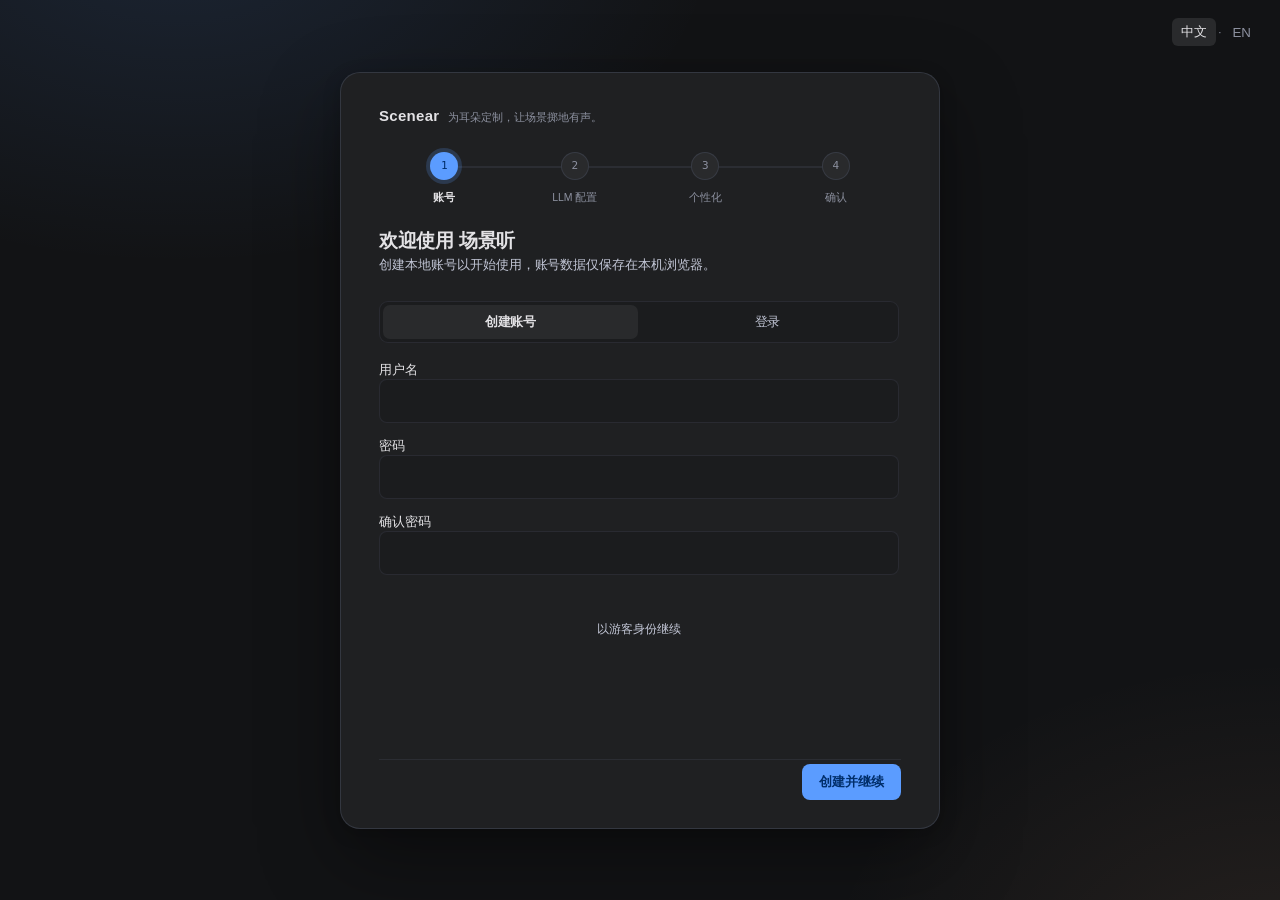
<file: frontend/index.html>
<!DOCTYPE html>
<html lang="en" data-theme="dark">
<head>
<meta charset="utf-8"/>
<meta name="viewport" content="width=device-width, initial-scale=1.0"/>
<title>Scenear — 场景听</title>
<link rel="icon" href="data:image/svg+xml,%3Csvg xmlns='http://www.w3.org/2000/svg' viewBox='0 0 32 32'%3E%3Crect width='32' height='32' rx='7' fill='%23121315'/%3E%3Crect x='6' y='14' width='3' height='7' rx='1.5' fill='%23adc6ff'/%3E%3Crect x='12' y='10' width='3' height='12' rx='1.5' fill='%23adc6ff'/%3E%3Crect x='18' y='7' width='3' height='16' rx='1.5' fill='%23adc6ff'/%3E%3Crect x='24' y='13' width='3' height='9' rx='1.5' fill='%23adc6ff'/%3E%3C/svg%3E"/>
<link rel="preconnect" href="https://miaoda.feishu.cn"/>
<link href="https://miaoda.feishu.cn/fonts/css2?family=Geist:wght@400;500;600&family=JetBrains+Mono:wght@400;500&display=swap" rel="stylesheet"/>
<link rel="stylesheet" href="css/tokens.css"/>
<link rel="stylesheet" href="css/base.css"/>
<link rel="stylesheet" href="css/components.css"/>
<body>
<!-- ===================== ICON SPRITE ===================== -->
<svg xmlns="http://www.w3.org/2000/svg" style="display:none">
  <symbol id="i-play" viewBox="0 0 24 24"><path d="M7.2 4.6v14.8a.55.55 0 0 0 .84.47l11.3-7.4a.55.55 0 0 0 0-.94L8.04 4.13a.55.55 0 0 0-.84.47Z" fill="currentColor" stroke="none"/></symbol>
  <symbol id="i-pause" viewBox="0 0 24 24"><rect x="6.4" y="4.6" width="3.7" height="14.8" rx="1.1" fill="currentColor" stroke="none"/><rect x="13.9" y="4.6" width="3.7" height="14.8" rx="1.1" fill="currentColor" stroke="none"/></symbol>
  <symbol id="i-skip-back" viewBox="0 0 24 24"><polygon points="19.2 19.6 9.6 12 19.2 4.4 19.2 19.6" fill="currentColor" stroke="none"/><rect x="4.8" y="4.4" width="2.4" height="15.2" rx="1" fill="currentColor" stroke="none"/></symbol>
  <symbol id="i-skip-forward" viewBox="0 0 24 24"><polygon points="4.8 19.6 14.4 12 4.8 4.4 4.8 19.6" fill="currentColor" stroke="none"/><rect x="16.8" y="4.4" width="2.4" height="15.2" rx="1" fill="currentColor" stroke="none"/></symbol>
  <symbol id="i-repeat" viewBox="0 0 24 24" fill="none" stroke="currentColor" stroke-width="1.8" stroke-linecap="round" stroke-linejoin="round"><polyline points="17 2 21 6 17 10"/><path d="M3 11V9a4 4 0 0 1 4-4h14"/><polyline points="7 22 3 18 7 14"/><path d="M21 13v2a4 4 0 0 1-4 4H3"/></symbol>
  <symbol id="i-replay" viewBox="0 0 24 24" fill="none" stroke="currentColor" stroke-width="1.8" stroke-linecap="round" stroke-linejoin="round"><polyline points="1 4 1 10 7 10"/><path d="M3.51 15a9 9 0 1 0 2.13-9.36L1 10"/></symbol>
  <symbol id="i-back10" viewBox="0 0 24 24" fill="none" stroke="currentColor" stroke-width="2" stroke-linecap="round" stroke-linejoin="round"><polyline points="1 4 1 10 7 10"/><path d="M3.51 15a9 9 0 1 0 2.13-9.36L1 10"/></symbol>
  <symbol id="i-fwd10" viewBox="0 0 24 24" fill="none" stroke="currentColor" stroke-width="2" stroke-linecap="round" stroke-linejoin="round"><polyline points="23 4 23 10 17 10"/><path d="M20.49 15a9 9 0 1 1-2.12-9.36L23 10"/></symbol>
  <symbol id="i-search" viewBox="0 0 24 24" fill="none" stroke="currentColor" stroke-width="1.8" stroke-linecap="round" stroke-linejoin="round"><circle cx="11" cy="11" r="7"/><line x1="20.5" y1="20.5" x2="16.2" y2="16.2"/></symbol>
  <symbol id="i-settings" viewBox="0 0 24 24" fill="none" stroke="currentColor" stroke-width="1.7" stroke-linecap="round" stroke-linejoin="round"><circle cx="12" cy="12" r="3.2"/><path d="M19.4 15a1.65 1.65 0 0 0 .33 1.82l.06.06a2 2 0 0 1 0 2.83 2 2 0 0 1-2.83 0l-.06-.06a1.65 1.65 0 0 0-1.82-.33 1.65 1.65 0 0 0-1 1.51V21a2 2 0 0 1-2 2 2 2 0 0 1-2-2v-.09A1.65 1.65 0 0 0 9 19.4a1.65 1.65 0 0 0-1.82.33l-.06.06a2 2 0 0 1-2.83 0 2 2 0 0 1 0-2.83l.06-.06a1.65 1.65 0 0 0 .33-1.82 1.65 1.65 0 0 0-1.51-1H3a2 2 0 0 1-2-2 2 2 0 0 1 2-2h.09A1.65 1.65 0 0 0 4.6 9a1.65 1.65 0 0 0-.33-1.82l-.06-.06a2 2 0 0 1 0-2.83 2 2 0 0 1 2.83 0l.06.06a1.65 1.65 0 0 0 1.82.33H9a1.65 1.65 0 0 0 1-1.51V3a2 2 0 0 1 2-2 2 2 0 0 1 2 2v.09a1.65 1.65 0 0 0 1 1.51 1.65 1.65 0 0 0 1.82-.33l.06-.06a2 2 0 0 1 2.83 0 2 2 0 0 1 0 2.83l-.06.06a1.65 1.65 0 0 0-.33 1.82V9a1.65 1.65 0 0 0 1.51 1H21a2 2 0 0 1 2 2 2 2 0 0 1-2 2h-.09a1.65 1.65 0 0 0-1.51 1Z"/></symbol>
  <symbol id="i-refresh" viewBox="0 0 24 24" fill="none" stroke="currentColor" stroke-width="1.8" stroke-linecap="round" stroke-linejoin="round"><polyline points="23 4 23 10 17 10"/><path d="M20.49 15a9 9 0 1 1-2.12-9.36L23 10"/></symbol>
  <symbol id="i-download" viewBox="0 0 24 24" fill="none" stroke="currentColor" stroke-width="1.8" stroke-linecap="round" stroke-linejoin="round"><path d="M21 15v4a2 2 0 0 1-2 2H5a2 2 0 0 1-2-2v-4"/><polyline points="7 10 12 15 17 10"/><line x1="12" y1="15" x2="12" y2="3"/></symbol>
  <symbol id="i-bookmark" viewBox="0 0 24 24" fill="none" stroke="currentColor" stroke-width="1.8" stroke-linecap="round" stroke-linejoin="round"><path d="M19 21l-7-5-7 5V5a2 2 0 0 1 2-2h10a2 2 0 0 1 2 2z"/></symbol>
  <symbol id="i-bookmark-fill" viewBox="0 0 24 24" fill="currentColor" stroke="none"><path d="M19 21l-7-5-7 5V5a2 2 0 0 1 2-2h10a2 2 0 0 1 2 2z"/></symbol>
  <symbol id="i-queue" viewBox="0 0 24 24" fill="none" stroke="currentColor" stroke-width="1.8" stroke-linecap="round" stroke-linejoin="round"><path d="M8 6h13M8 12h13M8 18h13"/><path d="M3 6h.01M3 12h.01M3 18h.01"/></symbol>
  <symbol id="i-minus" viewBox="0 0 24 24" fill="none" stroke="currentColor" stroke-width="1.8" stroke-linecap="round"><path d="M5 12h14"/></symbol>
  <symbol id="i-menu" viewBox="0 0 24 24" fill="none" stroke="currentColor" stroke-width="1.8" stroke-linecap="round" stroke-linejoin="round"><line x1="3" y1="6" x2="21" y2="6"/><line x1="3" y1="12" x2="21" y2="12"/><line x1="3" y1="18" x2="21" y2="18"/></symbol>
  <symbol id="i-clock" viewBox="0 0 24 24" fill="none" stroke="currentColor" stroke-width="1.8" stroke-linecap="round" stroke-linejoin="round"><circle cx="12" cy="12" r="9"/><polyline points="12 7 12 12 15.5 14"/></symbol>
  <symbol id="i-bookmark-plus" viewBox="0 0 24 24" fill="none" stroke="currentColor" stroke-width="1.8" stroke-linecap="round" stroke-linejoin="round"><path d="M19 21l-7-5-7 5V5a2 2 0 0 1 2-2h10a2 2 0 0 1 2 2z"/><line x1="12" y1="7" x2="12" y2="13"/><line x1="9" y1="10" x2="15" y2="10"/></symbol>
  <symbol id="i-folder" viewBox="0 0 24 24" fill="none" stroke="currentColor" stroke-width="1.8" stroke-linecap="round" stroke-linejoin="round"><path d="M22 19a2 2 0 0 1-2 2H4a2 2 0 0 1-2-2V5a2 2 0 0 1 2-2h5l2 3h9a2 2 0 0 1 2 2z"/></symbol>
  <symbol id="i-folder-open" viewBox="0 0 24 24" fill="none" stroke="currentColor" stroke-width="1.8" stroke-linecap="round" stroke-linejoin="round"><path d="M6 14l1.45-2.9A2 2 0 0 1 9.24 10H20a2 2 0 0 1 1.94 2.5l-1.55 6a2 2 0 0 1-1.94 1.5H4a2 2 0 0 1-2-2V5c0-1.1.9-2 2-2h3.93a2 2 0 0 1 1.66.9l.82 1.2a2 2 0 0 0 1.66.9H18a2 2 0 0 1 2 2v2"/></symbol>
  <symbol id="i-star" viewBox="0 0 24 24"><polygon points="12 2.8 14.9 8.9 21.6 9.8 16.8 14.4 18 21 12 17.7 6 21 7.2 14.4 2.4 9.8 9.1 8.9 12 2.8" fill="currentColor" stroke="none"/></symbol>
  <symbol id="i-plus" viewBox="0 0 24 24" fill="none" stroke="currentColor" stroke-width="1.8" stroke-linecap="round" stroke-linejoin="round"><line x1="12" y1="5" x2="12" y2="19"/><line x1="5" y1="12" x2="19" y2="12"/></symbol>
  <symbol id="i-chevron-down" viewBox="0 0 24 24" fill="none" stroke="currentColor" stroke-width="1.8" stroke-linecap="round" stroke-linejoin="round"><polyline points="6 9 12 15 18 9"/></symbol>
  <symbol id="i-chevron-right" viewBox="0 0 24 24" fill="none" stroke="currentColor" stroke-width="1.8" stroke-linecap="round" stroke-linejoin="round"><polyline points="9 18 15 12 9 6"/></symbol>
  <symbol id="i-chevron-left" viewBox="0 0 24 24" fill="none" stroke="currentColor" stroke-width="1.8" stroke-linecap="round" stroke-linejoin="round"><polyline points="15 18 9 12 15 6"/></symbol>
  <symbol id="i-pencil" viewBox="0 0 24 24" fill="none" stroke="currentColor" stroke-width="1.8" stroke-linecap="round" stroke-linejoin="round"><path d="M17 3a2.85 2.83 0 1 1 4 4L7.5 20.5 2 22l1.5-5.5Z"/><path d="M15 5l4 4"/></symbol>
  <symbol id="i-close" viewBox="0 0 24 24" fill="none" stroke="currentColor" stroke-width="1.8" stroke-linecap="round" stroke-linejoin="round"><line x1="18" y1="6" x2="6" y2="18"/><line x1="6" y1="6" x2="18" y2="18"/></symbol>
  <symbol id="i-terminal" viewBox="0 0 24 24" fill="none" stroke="currentColor" stroke-width="1.8" stroke-linecap="round" stroke-linejoin="round"><polyline points="4 17 10 11 4 5"/><line x1="12" y1="19" x2="20" y2="19"/></symbol>
  <symbol id="i-bolt" viewBox="0 0 24 24"><polygon points="13 2 3 14 12 14 11 22 21 10 12 10 13 2" fill="currentColor" stroke="none"/></symbol>
  <symbol id="i-sliders" viewBox="0 0 24 24" fill="none" stroke="currentColor" stroke-width="1.6" stroke-linecap="round"><path d="M4.5 8h15M4.5 16h15"/><circle cx="9" cy="8" r="2.6" fill="var(--surface-low,#141922)"/><circle cx="15" cy="16" r="2.6" fill="var(--surface-low,#141922)"/></symbol>
  <symbol id="i-volume" viewBox="0 0 24 24" fill="none" stroke="currentColor" stroke-width="1.8" stroke-linecap="round" stroke-linejoin="round"><polygon points="11 5 6 9 2 9 2 15 6 15 11 19 11 5" fill="currentColor" stroke="none"/><path d="M15.54 8.46a5 5 0 0 1 0 7.07"/></symbol>
  <symbol id="i-subtitles" viewBox="0 0 24 24" fill="none" stroke="currentColor" stroke-width="1.8" stroke-linecap="round" stroke-linejoin="round"><rect x="3" y="5" width="18" height="14" rx="2"/><line x1="7" y1="12" x2="10" y2="12"/><line x1="13" y1="12" x2="17" y2="12"/><line x1="7" y1="16" x2="12" y2="16"/><line x1="15" y1="16" x2="17" y2="16"/></symbol>
  <symbol id="i-panel-right" viewBox="0 0 24 24" fill="none" stroke="currentColor" stroke-width="1.8" stroke-linecap="round" stroke-linejoin="round"><rect x="3" y="4" width="18" height="16" rx="2"/><line x1="15" y1="4" x2="15" y2="20"/></symbol>
  <symbol id="i-translate" viewBox="0 0 24 24" fill="none" stroke="currentColor" stroke-width="1.8" stroke-linecap="round" stroke-linejoin="round"><path d="m5 8 6 6"/><path d="m4 14 6-6 2-3"/><path d="M2 5h12"/><path d="M7 2h1"/><path d="m22 22-5-10-5 10"/><path d="M14 18h6"/></symbol>
  <symbol id="i-check-circle" viewBox="0 0 24 24" fill="none" stroke="currentColor" stroke-width="1.8" stroke-linecap="round" stroke-linejoin="round"><path d="M22 11.08V12a10 10 0 1 1-5.93-9.14"/><polyline points="22 4 12 14.01 9 11.01"/></symbol>
  <symbol id="i-x-circle" viewBox="0 0 24 24" fill="none" stroke="currentColor" stroke-width="1.8" stroke-linecap="round" stroke-linejoin="round"><circle cx="12" cy="12" r="10"/><line x1="15" y1="9" x2="9" y2="15"/><line x1="9" y1="9" x2="15" y2="15"/></symbol>
  <symbol id="i-alert-triangle" viewBox="0 0 24 24" fill="none" stroke="currentColor" stroke-width="1.8" stroke-linecap="round" stroke-linejoin="round"><path d="M10.29 3.86L1.82 18a2 2 0 0 0 1.71 3h16.94a2 2 0 0 0 1.71-3L13.71 3.86a2 2 0 0 0-3.42 0z"/><line x1="12" y1="9" x2="12" y2="13"/><line x1="12" y1="17" x2="12.01" y2="17"/></symbol>
  <symbol id="i-info-circle" viewBox="0 0 24 24" fill="none" stroke="currentColor" stroke-width="1.8" stroke-linecap="round" stroke-linejoin="round"><circle cx="12" cy="12" r="10"/><line x1="12" y1="16" x2="12" y2="12"/><line x1="12" y1="8" x2="12.01" y2="8"/></symbol>
  <symbol id="i-tune" viewBox="0 0 24 24" fill="none" stroke="currentColor" stroke-width="1.8" stroke-linecap="round" stroke-linejoin="round"><line x1="4" y1="21" x2="4" y2="14"/><line x1="4" y1="10" x2="4" y2="3"/><line x1="12" y1="21" x2="12" y2="12"/><line x1="12" y1="8" x2="12" y2="3"/><line x1="20" y1="21" x2="20" y2="16"/><line x1="20" y1="12" x2="20" y2="3"/><line x1="1" y1="14" x2="7" y2="14"/><line x1="9" y1="8" x2="15" y2="8"/><line x1="17" y1="16" x2="23" y2="16"/></symbol>
  <symbol id="i-book" viewBox="0 0 24 24" fill="none" stroke="currentColor" stroke-width="1.8" stroke-linecap="round" stroke-linejoin="round"><path d="M4 19.5A2.5 2.5 0 0 1 6.5 17H20"/><path d="M6.5 2H20v20H6.5A2.5 2.5 0 0 1 4 19.5v-15A2.5 2.5 0 0 1 6.5 2z"/></symbol>
  <symbol id="i-quiz" viewBox="0 0 24 24" fill="none" stroke="currentColor" stroke-width="1.8" stroke-linecap="round" stroke-linejoin="round"><circle cx="12" cy="12" r="9.2"/><path d="M9.1 9a3 3 0 0 1 5.83 1c0 2-3 3-3 3"/><line x1="12" y1="17" x2="12.01" y2="17"/></symbol>
  <symbol id="i-brain" viewBox="0 0 24 24" fill="none" stroke="currentColor" stroke-width="1.6" stroke-linecap="round" stroke-linejoin="round"><path d="M9.5 2A2.5 2.5 0 0 1 12 4.5v15a2.5 2.5 0 0 1-4.96.44 2.5 2.5 0 0 1-2.96-3.08 3 3 0 0 1-.34-5.58 2.5 2.5 0 0 1 1.32-4.24 2.5 2.5 0 0 1 4.44-1.04A2.5 2.5 0 0 1 9.5 2Z"/><path d="M14.5 2A2.5 2.5 0 0 0 12 4.5v15a2.5 2.5 0 0 0 4.96.44 2.5 2.5 0 0 0 2.96-3.08 3 3 0 0 0 .34-5.58 2.5 2.5 0 0 0-1.32-4.24 2.5 2.5 0 0 0-4.44-1.04A2.5 2.5 0 0 0 14.5 2Z"/></symbol>
  <symbol id="i-mic" viewBox="0 0 24 24" fill="none" stroke="currentColor" stroke-width="1.8" stroke-linecap="round" stroke-linejoin="round"><rect x="9" y="2.5" width="6" height="11" rx="3"/><path d="M5 11a7 7 0 0 0 14 0"/><line x1="12" y1="18" x2="12" y2="21.5"/></symbol>
  <symbol id="i-type" viewBox="0 0 24 24" fill="none" stroke="currentColor" stroke-width="1.8" stroke-linecap="round" stroke-linejoin="round"><polyline points="4 7 4 4 20 4 20 7"/><line x1="9" y1="20" x2="15" y2="20"/><line x1="12" y1="4" x2="12" y2="20"/></symbol>
  <symbol id="i-chart" viewBox="0 0 24 24" fill="none" stroke="currentColor" stroke-width="1.8" stroke-linecap="round" stroke-linejoin="round"><line x1="4" y1="20" x2="20" y2="20"/><line x1="6" y1="20" x2="6" y2="10"/><line x1="12" y1="20" x2="12" y2="4"/><line x1="18" y1="20" x2="18" y2="13"/></symbol>
  <symbol id="i-sun" viewBox="0 0 24 24" fill="none" stroke="currentColor" stroke-width="1.8" stroke-linecap="round" stroke-linejoin="round"><circle cx="12" cy="12" r="4.4"/><line x1="12" y1="1.8" x2="12" y2="3.6"/><line x1="12" y1="20.4" x2="12" y2="22.2"/><line x1="4.2" y1="4.2" x2="5.4" y2="5.4"/><line x1="18.6" y1="18.6" x2="19.8" y2="19.8"/><line x1="1.8" y1="12" x2="3.6" y2="12"/><line x1="20.4" y1="12" x2="22.2" y2="12"/><line x1="4.2" y1="19.8" x2="5.4" y2="18.6"/><line x1="18.6" y1="5.4" x2="19.8" y2="4.2"/></symbol>
  <symbol id="i-moon" viewBox="0 0 24 24" fill="none" stroke="currentColor" stroke-width="1.8" stroke-linecap="round" stroke-linejoin="round"><path d="M21 12.79A9 9 0 1 1 11.21 3 7 7 0 0 0 21 12.79z"/></symbol>
  <symbol id="i-eye" viewBox="0 0 24 24" fill="none" stroke="currentColor" stroke-width="1.8" stroke-linecap="round" stroke-linejoin="round"><path d="M2 12s3.5-7 10-7 10 7 10 7-3.5 7-10 7-10-7-10-7z"/><circle cx="12" cy="12" r="3"/></symbol>
  <symbol id="i-eye-off" viewBox="0 0 24 24" fill="none" stroke="currentColor" stroke-width="1.8" stroke-linecap="round" stroke-linejoin="round"><path d="M17.94 17.94A10.07 10.07 0 0 1 12 20c-7 0-11-8-11-8a18.45 18.45 0 0 1 5.06-5.94"/><path d="M9.9 4.24A9.12 9.12 0 0 1 12 4c7 0 11 8 11 8a18.5 18.5 0 0 1-2.16 3.19"/><path d="M14.12 14.12a3 3 0 1 1-4.24-4.24"/><line x1="1" y1="1" x2="23" y2="23"/></symbol>
  <symbol id="i-waveform" viewBox="0 0 24 24"><rect x="2.5" y="10" width="2.6" height="4" rx="1" fill="currentColor"/><rect x="7.7" y="7" width="2.6" height="10" rx="1" fill="currentColor"/><rect x="12.9" y="4" width="2.6" height="16" rx="1" fill="currentColor"/><rect x="18.1" y="8" width="2.6" height="8" rx="1" fill="currentColor"/></symbol>
  <symbol id="i-check" viewBox="0 0 24 24" fill="none" stroke="currentColor" stroke-width="2" stroke-linecap="round" stroke-linejoin="round"><polyline points="20 6 9 17 4 12"/></symbol>
  <symbol id="i-save" viewBox="0 0 24 24" fill="none" stroke="currentColor" stroke-width="1.8" stroke-linecap="round" stroke-linejoin="round"><path d="M19 21H5a2 2 0 0 1-2-2V5a2 2 0 0 1 2-2h11l5 5v11a2 2 0 0 1-2 2z"/><polyline points="17 21 17 13 7 13 7 21"/><polyline points="7 3 7 8 15 8"/></symbol>
  <symbol id="i-edit" viewBox="0 0 24 24" fill="none" stroke="currentColor" stroke-width="1.8" stroke-linecap="round" stroke-linejoin="round"><path d="M12 20h9"/><path d="M16.5 3.5a2.12 2.12 0 0 1 3 3L7 19l-4 1 1-4Z"/></symbol>
  <symbol id="i-trash" viewBox="0 0 24 24" fill="none" stroke="currentColor" stroke-width="1.8" stroke-linecap="round" stroke-linejoin="round"><polyline points="3 6 5 6 21 6"/><path d="M19 6v14a2 2 0 0 1-2 2H7a2 2 0 0 1-2-2V6m3 0V4a2 2 0 0 1 2-2h4a2 2 0 0 1 2 2v2"/><line x1="10" y1="11" x2="10" y2="17"/><line x1="14" y1="11" x2="14" y2="17"/></symbol>
</svg>

<!-- ===================== HEADER ===================== -->
<header class="app-header">
  <div style="display:flex;align-items:center;gap:10px;min-width:0">
    <a class="brand" href="#">
      <span class="brand-mark">场景听<span class="brand-name">Scenear</span></span>
      
      
    </a>
    <span class="version-pill nowrap">v0.2.0</span>
  </div>
  <div class="header-right">
    <button class="btn-icon" id="btn-sidebar" title="Materials"><svg class="icon"><use href="#i-menu"/></svg></button>
    <div class="engine-status" id="engine-status" role="button" title="">
      <span class="dot pulse" id="eng-dot"></span>
      <span class="nowrap" id="eng-label">DeepSeek-V3 · edge-tts</span>
      <span class="sts-extra mono faint" id="eng-mode" style="font-size:10px">live</span>
    </div>
    <div class="eng-tip hidden" id="eng-tip"></div>
    <button class="btn btn-sm" id="btn-engine-config" title="Settings">
      <svg class="icon icon-sm"><use href="#i-settings"/></svg>
      <span class="nowrap" data-i18n="nav.engine">Settings</span>
    </button>
    <div style="width:1px;height:18px;background:var(--line)"></div>
    <button class="btn-icon" id="btn-theme" title="Toggle theme">
      <svg class="icon"><use href="#i-moon"/></svg>
    </button>
  </div>
</header>

<main class="app-main">
<!-- ===================== UNIFIED WORKSPACE ===================== -->
<div class="player-layout">
  <aside class="lib-sidebar" id="lib-sidebar">
    <div class="resize-handle lib-resize" id="lib-resize" title="Drag to resize"></div>
    <div style="padding:12px 12px 8px;flex-shrink:0">
      <button class="lib-new-btn" id="btn-lib-gen" title="Generate new material (⌘K)">
        <span class="ln-ic"><svg class="icon"><use href="#i-bolt"/></svg></span>
        <span class="ln-name" data-i18n="nav.new">New Material</span>
      </button>
      <div id="filter-tags" style="display:flex;gap:6px;margin-top:10px;flex-wrap:wrap"></div>
    </div>
    <div class="lib-scroll">
      <div class="lib-section">
        <div class="lib-section-head">
          <span class="t-10 uc faint bold" data-i18n="sidebar.playlists">Playlists</span>
          <button class="btn-icon" style="width:22px;height:22px" id="btn-new-playlist" title="New playlist"><svg class="icon icon-sm"><use href="#i-plus"/></svg></button>
        </div>
        <div id="playlist-list"></div>
      </div>
      <div class="widget" style="margin-top:4px">
        <div style="display:flex;align-items:center;justify-content:space-between;margin-bottom:8px">
          <span class="t-10 uc faint bold" data-i18n="sidebar.today">Today's Ear Training</span>
          <span class="t-10 accent mono today-time">0m / 30m</span>
        </div>
        <div class="progress-track"><div class="progress-fill" style="width:0%"></div></div>
      </div>
    </div>
  </aside>

  <div id="sidebar-backdrop" style="display:none"></div>

  <div class="player-main">
    <section class="material-head">
      <div style="min-width:0">
        <div style="display:flex;align-items:center;gap:8px;flex-wrap:wrap">
          <div style="display:flex;align-items:center;gap:2px;min-width:0">
            <h2 class="mtitle" id="m-title" style="white-space:nowrap;overflow:hidden;text-overflow:ellipsis">Tire Burst Stability Control</h2>
            <button class="btn-rename" id="btn-rename" title="Rename material"><svg class="icon"><use href="#i-pencil"/></svg></button>
          </div>
          <span class="pill accent-pill" id="m-tag">ESC / VDC</span>
          <span class="pill mono" id="m-level">Level 3</span>
          <span class="pill mono" id="m-dur">01:05</span>
        </div>
        <p class="material-meta" id="m-meta">Automotive · Vehicle Dynamics Engineer · Technical Discussion</p>
      </div>
      <div class="material-actions">
        <div class="seg" style="grid-template-columns:repeat(2,1fr);flex-shrink:0" title="">
          <button class="seg-item active" data-mode="normal"><span data-i18n="mode.normal">Normal</span></button>
          <button class="seg-item" data-mode="blind"><span data-i18n="mode.blind">Blind</span></button>
        </div>
        <button class="zh-toggle on" id="btn-zh-toggle" title="Toggle Chinese translation">
          <svg class="icon icon-sm"><use href="#i-translate"/></svg>
          <span data-i18n="tr.zh">CN</span>
        </button>
        <div class="font-wrap">
          <button class="btn btn-sm" id="btn-font" title="Adjust transcript font size">
            <svg class="icon icon-sm"><use href="#i-type"/></svg>
            <span class="mono t-10" id="font-label">13px</span>
          </button>
          <div class="font-menu hidden" id="font-menu">
            <button data-fs="13px">13px</button>
            <button data-fs="15px">15px</button>
            <button data-fs="17px">17px</button>
          </div>
        </div>
        <button class="btn btn-sm pb-loop-btn" id="btn-pb-loop" title="Single-sentence loop">
          <svg class="icon icon-sm"><use href="#i-repeat"/></svg>
          <span class="t-10 nowrap">单句循环</span>
        </button>
        <button class="btn btn-sm" id="btn-voice" title="Adjust corpus text or TTS voice">
          <svg class="icon icon-sm"><use href="#i-tune"/></svg>
          <span class="nowrap" data-i18n="adjust.open">Adjust</span>
        </button>
        <button class="btn btn-sm" id="btn-md-export" title="Export study handout (Markdown)">
          <svg class="icon icon-sm"><use href="#i-download"/></svg>
          <span class="nowrap" data-i18n="mode.export">MD Export</span>
        </button>
      </div>
    </section>

    <div class="player-split">
      <section class="transcript-pane" id="transcript-pane">
        <div class="transcript-head" id="transcript-head">
          <div class="gen-phases hidden" id="gen-phases">
            <div class="gen-phase" data-phase="0" title="Re-run corpus step"><span class="gen-phase-n">1</span><span class="gen-phase-label" data-i18n="ph.corpus">Corpus</span></div>
            <span class="gen-phase-arrow"><svg class="icon" style="width:11px;height:11px"><use href="#i-chevron-right"/></svg></span>
            <div class="gen-phase" data-phase="1" title="Re-run TTS step"><span class="gen-phase-n">2</span><span class="gen-phase-label" data-i18n="ph.tts">TTS</span></div>
            <span class="gen-phase-arrow"><svg class="icon" style="width:11px;height:11px"><use href="#i-chevron-right"/></svg></span>
            <div class="gen-phase" data-phase="2" title="Re-run publish step"><span class="gen-phase-n">3</span><span class="gen-phase-label" data-i18n="ph.publish">Publish</span></div>
            <div class="gen-phases-track"><div class="gen-phases-fill" id="gen-phases-fill"></div></div>
            <span class="gen-phases-pct" id="gen-phases-pct">1/3</span>
          </div>
          <div class="transcript-head-tools" id="transcript-head-tools">
            <div class="synth-error hidden" id="synth-error">
              <div class="synth-error-head">
                <svg class="icon icon-sm" style="color:var(--error)"><use href="#i-close"/></svg>
                <span class="t-11 bold" id="synth-error-title" style="color:var(--error)"></span>
                <span class="t-10 dim nowrap" id="synth-error-class"></span>
              </div>
              <div class="t-10 dim synth-error-detail" id="synth-error-detail"></div>
              <div style="display:flex;gap:6px">
                <button class="btn btn-sm" id="btn-retry-synth"><svg class="icon icon-sm"><use href="#i-refresh"/></svg><span class="nowrap" data-i18n="err.retry">Retry</span></button>
              </div>
            </div>
            <div class="synth-banner hidden" id="synth-banner">
              <div style="display:flex;align-items:center;gap:8px;min-width:0">
                <svg class="icon icon-sm accent"><use href="#i-waves"/></svg>
                <span class="t-10 dim nowrap" id="synth-banner-label" data-i18n="tr.synth">Corpus generated — audio not synthesized yet.</span>
              </div>
              <div style="display:flex;align-items:center;gap:6px;flex-shrink:0">
                <button class="btn btn-sm" id="btn-refine" title="Adjust parameters, then regenerate the corpus"><svg class="icon icon-sm"><use href="#i-tune"/></svg><span class="nowrap" data-i18n="tr.refine">Edit Corpus…</span></button>
                <button class="btn btn-sm btn-primary" id="btn-synth" data-i18n="tts.setVoice">Set Voice &amp; Synthesize</button>
                <button class="btn btn-sm hidden" id="btn-edit-audio" title="Re-configure TTS settings and re-synthesize"><svg class="icon icon-sm"><use href="#i-tune"/></svg><span class="nowrap" data-i18n="tr.editAudio">Edit Audio Settings</span></button>
                <button class="btn btn-sm btn-primary hidden" id="btn-publish-banner"><svg class="icon icon-sm"><use href="#i-save"/></svg><span data-i18n="gen.publish">Publish</span></button>
              </div>
            </div>
            <div id="overview-card" class="overview-card hidden"></div>
          </div>
        </div>
        <div class="transcript-scroll" id="transcript-scroll">
        <div id="gen-progress-box" class="gen-center hidden">
          <div class="gen-progress-card">
            <div class="gen-progress-header">
              <div class="gen-progress-title">
                <span class="status-dot" id="gen-progress-dot"></span>
                <span id="gen-progress-status-text">Running</span>
              </div>
              <span class="gen-progress-elapsed" id="gen-progress-elapsed">0.0s</span>
            </div>
            <div class="gen-progress-steps" id="gen-progress-steps">
              <!-- 动态生成步骤 -->
            </div>
            <div class="gen-progress-footer">
              <span></span>
              <span class="gen-progress-status-detail" id="gen-progress-status-detail">正在处理...</span>
            </div>
          </div>
          <div class="t-11 dim" id="gen-topic-label" style="text-align:center"></div>
          <div class="t-10 faint" id="gen-waiting-note" style="text-align:center"></div>
          <div id="llm-trace" class="llm-trace hidden"></div>
        </div>
        <div id="transcript-body">
          <div id="transcript-list"></div>
        </div>
        </div>
      </section>

      <aside class="inspector" id="inspector">
        <div class="resize-handle ins-resize" id="ins-resize" title="Drag to resize"></div>
        <div class="tabbar">
          <button class="tab-btn active" data-tab="grounding"><svg class="icon icon-sm"><use href="#i-tune"/></svg><span data-i18n="tab.grounding">Grounding</span></button>
          <button class="tab-btn" data-tab="vocab"><svg class="icon icon-sm"><use href="#i-book"/></svg><span data-i18n="tab.vocab">Vocabulary</span> <span class="mono faint" style="font-size:10px" id="tab-vocab-count"></span></button>
          <button class="tab-btn" data-tab="questions"><svg class="icon icon-sm"><use href="#i-quiz"/></svg><span data-i18n="tab.quiz">Quiz</span> <span class="mono faint" style="font-size:10px" id="tab-quiz-count"></span></button>
          <button class="tab-btn" data-tab="patterns"><svg class="icon icon-sm"><use href="#i-brain"/></svg><span data-i18n="tab.patterns">Patterns</span></button>
        </div>
        <div class="tab-panel active" id="panel-grounding"></div>
        <div class="tab-panel" id="panel-vocab"></div>
        <div class="tab-panel" id="panel-questions"></div>
        <div class="tab-panel" id="panel-patterns"></div>
      </aside>
    </div>
  </div>
</div>
</main>

<!-- ===================== GLOBAL PLAYER BAR ===================== -->
<footer class="player-bar">
  <audio id="pb-audio" preload="auto"></audio>
  <div class="pb-left">
    <div class="pb-art"><svg class="icon"><use href="#i-waveform"/></svg></div>
    <div style="min-width:0">
      <div class="pb-title" id="pb-title">Tire Burst Stability Control</div>
      <div class="pb-meta" id="pb-meta">Automotive · Vehicle Dynamics Engineer</div>
    </div>
  </div>
  <div class="pb-center">
    <div class="pb-controls">
      <button id="btn-pb-prev" title="Previous sentence [J]"><svg class="icon"><use href="#i-skip-back"/></svg></button>
      <button id="btn-pb-back10" class="pb-seek" title="Rewind 10s"><svg class="icon"><use href="#i-back10"/></svg><span class="pb-seek-num" id="pb-back-num">10</span></button>
      <button class="pb-play" id="btn-pb-play" title="Play/Pause [Space]"><svg class="icon" id="pb-play-ic"><use href="#i-play"/></svg><svg class="icon" id="pb-pause-ic"><use href="#i-pause"/></svg></button>
      <button id="btn-pb-fwd10" class="pb-seek" title="Forward 10s"><svg class="icon"><use href="#i-fwd10"/></svg><span class="pb-seek-num" id="pb-fwd-num">10</span></button>
      <button id="btn-pb-next" title="Next sentence [K]"><svg class="icon"><use href="#i-skip-forward"/></svg></button>
      <button id="btn-pb-bookmark" title="Bookmark phrase"><svg class="icon"><use href="#i-bookmark"/></svg></button>
    </div>
    <div class="pb-progress">
      <span class="pb-time" id="pb-current">00:00</span>
      <div class="pb-seek" id="pb-seek">
        <div class="progress-track">
          <div class="progress-fill" id="pb-fill" style="width:0%"></div>
          <div id="pb-narr-mark" style="display:none"></div>
          <div id="pb-thumb" style="position:absolute;top:50%;left:0%;transform:translate(-50%,-50%);width:10px;height:10px;border-radius:50%;background:var(--on-surface);opacity:0;transition:opacity .15s var(--ease)"></div>
        </div>
      </div>
      <span class="pb-time total" id="pb-total">01:05</span>
    </div>
  </div>
  <div class="pb-right">
    <button class="btn btn-sm" id="btn-pb-queue" title="Playlist continuous playback" disabled>
      <svg class="icon icon-sm"><use href="#i-queue"/></svg>
      <span class="nowrap" data-i18n="pb.queue">Queue</span>
    </button>
    <div class="speed-wrap">
      <button class="btn btn-sm" id="btn-pb-speed" title="Playback speed"><span class="mono t-11" id="pb-speed-label">1.0x</span></button>
      <div class="speed-menu hidden" id="speed-menu">
        <button data-speed="0.8">0.8x</button>
        <button data-speed="1">1.0x</button>
        <button data-speed="1.25">1.25x</button>
        <button data-speed="1.5">1.5x</button>
      </div>
    </div>
    <div class="vol-wrap">
      <svg class="icon"><use href="#i-volume"/></svg>
      <div class="vol-track" id="vol-track"><div class="vol-fill" id="vol-fill" style="width:75%"></div></div>
    </div>
    <button class="btn btn-sm" id="btn-pb-subs" title="Toggle details panel">
      <svg class="icon icon-sm"><use href="#i-panel-right"/></svg>
      <span class="nowrap" data-i18n="pb.details">Details</span>
    </button>
  </div>
</footer>

<!-- ===================== GENERATE PANEL (⌘K) ===================== -->
<div id="gen-panel" class="gen-panel hidden">
  <div class="gen-backdrop" id="gen-backdrop"></div>
  <div class="gen-card">
    <div class="gen-card-head">
      <span class="t-17 bold" data-i18n="gen.title">Generate New Material</span>
    </div>
    <div class="gen-card-body">
      <div class="sec-head">
        <h3 data-i18n="gen.sceneSec">场景模拟</h3>
      </div>
      <div class="field">
        <div class="field-head"><span class="field-label" data-tip="gen.tipFormat" data-i18n="gen.fmt">对话形态</span></div>
        <div class="seg" id="fmt-seg" style="grid-template-columns:repeat(3,1fr)">
          <button class="seg-item" data-fmt="solo"><span class="seg-glyph"><svg width="11" height="15" viewBox="0 0 9 12" fill="none" stroke="currentColor" stroke-width="1.15" stroke-linecap="round"><circle cx="4.5" cy="3.4" r="2.1"/><path d="M1.15 10.6c0-1.9 1.5-3.1 3.35-3.1s3.35 1.2 3.35 3.1"/></svg></span><span class="seg-text" data-i18n="gen.fmtSolo">单人讲解</span></button>
          <button class="seg-item" data-fmt="dialogue"><span class="seg-glyph"><svg width="17" height="15" viewBox="0 0 17.6 12" fill="none" stroke="currentColor" stroke-width="1.15" stroke-linecap="round"><g transform="translate(0,0)"><circle cx="4.5" cy="3.4" r="2.1"/><path d="M1.15 10.6c0-1.9 1.5-3.1 3.35-3.1s3.35 1.2 3.35 3.1"/></g><g transform="translate(8.6,0)"><circle cx="4.5" cy="3.4" r="2.1"/><path d="M1.15 10.6c0-1.9 1.5-3.1 3.35-3.1s3.35 1.2 3.35 3.1"/></g></svg></span><span class="seg-text" data-i18n="gen.fmtDialogue">双人对话</span></button>
          <button class="seg-item active" data-fmt="discussion"><span class="seg-glyph"><svg width="23" height="15" viewBox="0 0 26.2 12" fill="none" stroke="currentColor" stroke-width="1.15" stroke-linecap="round"><g transform="translate(0,0)"><circle cx="4.5" cy="3.4" r="2.1"/><path d="M1.15 10.6c0-1.9 1.5-3.1 3.35-3.1s3.35 1.2 3.35 3.1"/></g><g transform="translate(8.6,0)"><circle cx="4.5" cy="3.4" r="2.1"/><path d="M1.15 10.6c0-1.9 1.5-3.1 3.35-3.1s3.35 1.2 3.35 3.1"/></g><g transform="translate(17.2,0)"><circle cx="4.5" cy="3.4" r="2.1"/><path d="M1.15 10.6c0-1.9 1.5-3.1 3.35-3.1s3.35 1.2 3.35 3.1"/></g></svg></span><span class="seg-text" data-i18n="gen.fmtDiscussion">多人讨论</span></button>
        </div>
      </div>
      <div class="field">
        <div class="field-head">
          <span class="field-label" data-tip="gen.tipDomain" data-i18n="gen.domain">练习领域</span>
          <button type="button" class="icon-manage" id="btn-mgr-domains" title="Manage domains"><svg width="14" height="14" viewBox="0 0 24 24" fill="none" stroke="currentColor" stroke-width="1.6" stroke-linecap="round"><use href="#i-sliders"/></svg></button>
        </div>
        <div id="gen-domains"></div>
      </div>
      <div class="field">
        <div class="field-head">
          <span class="field-label" data-tip="gen.tipRole" data-i18n="gen.roles">对话角色</span>
          <button type="button" class="icon-manage" id="btn-mgr-roles" title="Manage speakers"><svg width="14" height="14" viewBox="0 0 24 24" fill="none" stroke="currentColor" stroke-width="1.6" stroke-linecap="round"><use href="#i-sliders"/></svg></button>
        </div>
        <div id="gen-roles-wrap"></div>
        <p class="field-hint" id="gen-role-hint"></p>
      </div>
      <div class="field">
        <div class="field-head"><span class="field-label" data-tip="gen.tipContext" data-i18n="gen.context">场景语境</span></div>
        <textarea id="gen-context" data-i18n-ph="gen.contextPh" placeholder="描述场合与主题，如：试驾环节，销售介绍车辆性能并回应客户顾虑"></textarea>
        <p class="context-note">
          <span class="hint-dot"></span>
          <span data-i18n="gen.contextNote">场景语境是生成素材的主要依据，描述越具体越好。当与上述选项设置冲突时，将优先以场景语境为准。</span>
        </p>

      </div>
      <div style="border-top:1px solid var(--line);margin:2px 0 0"></div>
      <div class="sec-head" style="margin-top:2px">
        <h3 data-i18n="gen.outputSec">输出参数</h3>
      </div>
      <div class="output-stack">
        <div class="field">
          <div class="field-head" style="gap:10px;justify-content:flex-start">
            <span class="field-label" data-tip="gen.tipDuration" data-i18n="gen.labelDuration">Dialogue Duration</span>
            <span class="field-inline-hint"><span id="len-hint-name">5 min</span><span id="len-hint">（约 725 词 · 145 词/分）</span></span>
          </div>
          <div class="seg seg-mini" id="len-seg" style="grid-template-columns:repeat(5,1fr)">
            <button class="seg-item" data-length="120">2 min</button>
            <button class="seg-item active" data-length="300">5 min</button>
            <button class="seg-item" data-length="480">8 min</button>
            <button class="seg-item" data-length="720">12 min</button>
            <button class="seg-item" data-length="900">15 min</button>
          </div>
        </div>
        <div class="field">
          <div class="field-head" style="gap:10px;justify-content:flex-start">
            <span class="field-label" data-tip="gen.tipVocab" data-i18n="gen.labelVocab">Vocabulary Level</span>
            <span class="field-inline-hint"><span id="diff-hint-name">Technical</span> <span id="diff-hint">（Core technical terms, common engineering expressions.）</span></span>
          </div>
          <div class="seg seg-mini" id="diff-seg" style="grid-template-columns:repeat(5,1fr)">
            <button class="seg-item" data-vocab="1"><span class="lv-tag">L1</span><span class="lv-name" data-i18n="gen.vocab1">Life-style</span></button>
            <button class="seg-item" data-vocab="2"><span class="lv-tag">L2</span><span class="lv-name" data-i18n="gen.vocab2">Workplace</span></button>
            <button class="seg-item active" data-vocab="3"><span class="lv-tag">L3</span><span class="lv-name" data-i18n="gen.vocab3">Technical</span></button>
            <button class="seg-item" data-vocab="4"><span class="lv-tag">L4</span><span class="lv-name" data-i18n="gen.vocab4">Specialized</span></button>
            <button class="seg-item" data-vocab="5"><span class="lv-tag">L5</span><span class="lv-name" data-i18n="gen.vocab5">Academic</span></button>
          </div>

        </div>
        <div class="field">
          <div class="field-head" style="gap:10px;justify-content:flex-start">
            <span class="field-label" data-tip="gen.tipSyntax" data-i18n="gen.labelSyntax">Syntax Complexity</span>
            <span class="field-inline-hint"><span id="depth-label">Mechanism + trade-offs</span> <span id="depth-hint"></span></span>
          </div>
          <div class="seg seg-mini" id="depth-seg" style="grid-template-columns:repeat(5,1fr)">
            <button class="seg-item" data-syntax="1"><span class="lv-tag">L1</span><span class="lv-name" data-i18n="gen.syntax1">Simple</span></button>
            <button class="seg-item" data-syntax="2"><span class="lv-tag">L2</span><span class="lv-name" data-i18n="gen.syntax2">Basic</span></button>
            <button class="seg-item active" data-syntax="3"><span class="lv-tag">L3</span><span class="lv-name" data-i18n="gen.syntax3">Common</span></button>
            <button class="seg-item" data-syntax="4"><span class="lv-tag">L4</span><span class="lv-name" data-i18n="gen.syntax4">Complex</span></button>
            <button class="seg-item" data-syntax="5"><span class="lv-tag">L5</span><span class="lv-name" data-i18n="gen.syntax5">Academic</span></button>
          </div>

        </div>
      </div>
      <div class="engine-strip">
        <div class="engine-tags">
          <div class="engine-tag" id="gen-llm-tag" title="">
            <span class="lbl">LLM</span>
            <span class="val" id="gen-llm-val">—</span>
          </div>
        </div>
        <button class="btn btn-ghost btn-sm" id="toggle-advanced">
          <span data-i18n="gen.advanced">Advanced Directives</span>
          <svg class="icon icon-sm" id="advanced-icon"><use href="#i-chevron-down"/></svg>
        </button>
      </div>
      <div class="panel hidden" id="advanced-panel" style="padding:16px">
        <div class="two-col">
          <div class="range-row">
            <span class="t-10 uc faint">Vocabulary Density</span>
            <input type="range" class="range-input" id="adv-vocab" min="10" max="40" step="1" value="28"/>
            <div class="range-labels"><span>Standard 15%</span><span>Dense 28%+</span></div>
          </div>
          <div style="display:flex;flex-direction:column;gap:6px">
            <span class="t-10 uc faint">Dialogue Style</span>
            <select class="select" id="adv-style">
              <option selected>Pragmatic trade-off discussion</option>
              <option>Formal peer review</option>
              <option>Interview cross-examination</option>
              <option>Root-cause analysis meeting</option>
            </select>
          </div>
        </div>
        <div class="two-col" style="margin-top:14px">
          <div style="display:flex;flex-direction:column;gap:6px">
            <span class="t-10 uc faint">Custom System Injections</span>
            <input class="input input-sm" id="adv-inject" value="" placeholder="e.g. Force ESC &amp; differential braking focus..."/>
          </div>
          <div style="display:flex;flex-direction:column;gap:6px">
            <span class="t-10 uc faint" data-i18n="gen.tone">Tone &amp; Mood</span>
            <select class="select" id="adv-tone">
              <option value="neutral" data-i18n="tone.neutral">Neutral professional</option>
              <option value="urgent" data-i18n="tone.urgent">Urgent · deadline pressure</option>
              <option value="interview" data-i18n="tone.interview">Interview · high-pressure Q&amp;A</option>
              <option value="collaborative" data-i18n="tone.collaborative">Collaborative &amp; calm</option>
              <option value="debate" data-i18n="tone.debate">Confrontational debate</option>
              <option value="mentoring" data-i18n="tone.mentoring">Explanatory mentorship</option>
            </select>
          </div>
        </div>
      </div>
    </div>
    <div class="gen-card-foot">
      <button class="btn btn-ghost" id="btn-cancel-gen" data-i18n="gen.cancel">Cancel</button>

      <button class="btn-generate-full" id="btn-generate">
        <span data-i18n="gen.generate">Generate</span>
      </button>
      </div>
    </div>
  </div>
</div>

<!-- ===================== CONFIRM MODAL ===================== -->
<div class="modal-overlay hidden" id="rename-modal">
  <div class="modal" style="width:460px;max-width:92vw">
    <div class="modal-head"><span class="modal-title" id="rename-title">重命名</span><button class="modal-x" id="rename-close">×</button></div>
    <div style="padding:20px 26px 18px">
      <input class="input" id="rename-input" style="width:100%;height:38px;font-size:14px" maxlength="60"/>
      <div style="display:flex;gap:10px;justify-content:flex-end;margin-top:16px">
        <button class="btn" id="rename-cancel" style="height:36px;padding:0 16px">取消</button>
        <button class="btn btn-primary" id="rename-ok" style="height:36px;padding:0 20px">确定</button>
      </div>
    </div>
  </div>
</div>

<div class="modal-overlay hidden" id="confirm-modal">
  <div class="confirm-box">
    <div class="confirm-title" id="confirm-title">Delete?</div>
    <div class="confirm-name" id="confirm-name">…</div>
    <p class="confirm-text" id="confirm-text"></p>
    <div class="confirm-actions">
      <button class="btn" id="btn-confirm-cancel" data-i18n="del.cancel">Cancel</button>
      <button class="btn btn-danger" id="btn-confirm-ok" data-i18n="del.delete">Delete</button>
    </div>
  </div>
</div>

<!-- ===================== PLAYLIST MODAL ===================== -->
<div class="modal-overlay hidden" id="pl-modal">
  <div class="modal modal-settings" style="width:min(360px,92vw)">
    <div class="modal-head">
      <div>
        <div class="t-15" data-i18n="pl.title">Add to Playlist</div>
        <div class="t-12" style="margin-top:2px;font-weight:600;color:var(--on-surface)" id="pl-material-name">Tire Burst Stability Control</div>
      </div>
      <button class="btn-icon" id="btn-pl-close" title="Close"><svg class="icon"><use href="#i-close"/></svg></button>
    </div>
    <div class="modal-body">
      <div class="m-panel active">
        <div id="pl-list"></div>
        <button class="btn btn-ghost btn-sm" id="btn-pl-new" style="margin-top:10px;width:100%;justify-content:center">
          <svg class="icon icon-sm"><use href="#i-plus"/></svg>
          <span data-i18n="pl.new">New playlist…</span>
        </button>
      </div>
    </div>
    <div class="modal-foot">
      <button class="btn btn-primary" id="btn-pl-done" data-i18n="pl.done">Done</button>
    </div>
  </div>
</div>

<!-- ===================== ADJUST MODAL (Text + Voice) ===================== -->
<div class="modal-overlay hidden" id="adjust-modal">
  <div class="modal modal-settings" style="width:min(520px,94vw);height:auto;max-height:min(84vh,760px)">
    <div class="modal-head">
      <div>
        <div class="t-15" id="adjust-title">Adjust Material</div>
        <div class="t-11 dim" style="margin-top:2px" id="adjust-sub">Tune the corpus text or the TTS voice of the current material.</div>
      </div>
      <button class="btn-icon" id="btn-adjust-close" title="Close"><svg class="icon"><use href="#i-close"/></svg></button>
    </div>
    <div class="modal-body">
      <div class="m-panel" id="ap-text">
        <div class="field">
          <div class="field-head">
            <span class="field-label" data-tip="gen.tipDuration" data-i18n="refine.length">对话时长</span>
            <span class="field-inline-hint"><span id="refine-len-hint-name">5 min</span><span id="refine-len-hint">（约 725 词 · 145 词/分）</span></span>
          </div>
          <div class="seg seg-mini" id="refine-len" style="grid-template-columns:repeat(5,1fr)">
            <button class="seg-item" data-length="120">2 min</button>
            <button class="seg-item active" data-length="300">5 min</button>
            <button class="seg-item" data-length="480">8 min</button>
            <button class="seg-item" data-length="720">12 min</button>
            <button class="seg-item" data-length="900">15 min</button>
          </div>
        </div>
        <div class="field">
          <div class="field-head">
            <span class="field-label" data-tip="gen.tipVocab" data-i18n="refine.difficulty">词汇专业度</span>
            <span class="field-inline-hint"><span id="refine-diff-hint-name">技术化</span><span id="refine-diff-hint">（基础技术术语，常见工程表达）</span></span>
          </div>
          <div class="seg seg-mini" id="refine-diff" style="grid-template-columns:repeat(5,1fr)">
            <button class="seg-item" data-vocab="1"><span class="lv-tag">L1</span><span class="lv-name" data-i18n="gen.vocab1">生活化</span></button>
            <button class="seg-item" data-vocab="2"><span class="lv-tag">L2</span><span class="lv-name" data-i18n="gen.vocab2">职场化</span></button>
            <button class="seg-item active" data-vocab="3"><span class="lv-tag">L3</span><span class="lv-name" data-i18n="gen.vocab3">技术化</span></button>
            <button class="seg-item" data-vocab="4"><span class="lv-tag">L4</span><span class="lv-name" data-i18n="gen.vocab4">专业化</span></button>
            <button class="seg-item" data-vocab="5"><span class="lv-tag">L5</span><span class="lv-name" data-i18n="gen.vocab5">学术化</span></button>
          </div>
        </div>
        <div class="field">
          <div class="field-head">
            <span class="field-label" data-tip="gen.tipSyntax" data-i18n="refine.depth">句式复杂度</span>
            <span class="field-inline-hint"><span id="refine-depth-hint-name">常用</span><span id="refine-depth-hint">（含常用从句，表达有层次）</span></span>
          </div>
          <div class="seg seg-mini" id="refine-depth" style="grid-template-columns:repeat(5,1fr)">
            <button class="seg-item" data-syntax="1"><span class="lv-tag">L1</span><span class="lv-name" data-i18n="gen.syntax1">简单</span></button>
            <button class="seg-item" data-syntax="2"><span class="lv-tag">L2</span><span class="lv-name" data-i18n="gen.syntax2">基础</span></button>
            <button class="seg-item active" data-syntax="3"><span class="lv-tag">L3</span><span class="lv-name" data-i18n="gen.syntax3">常用</span></button>
            <button class="seg-item" data-syntax="4"><span class="lv-tag">L4</span><span class="lv-name" data-i18n="gen.syntax4">复杂</span></button>
            <button class="seg-item" data-syntax="5"><span class="lv-tag">L5</span><span class="lv-name" data-i18n="gen.syntax5">学术</span></button>
          </div>
        </div>
        <div class="field">
          <div class="field-head">
            <span class="field-label" data-tip="refine.tipDir" data-i18n="refine.dir">生成方向</span>
            <span class="field-inline-hint"><span id="refine-dir-hint-name">重写</span><span id="refine-dir-hint">（保持范围不变，仅调整措辞）</span></span>
          </div>
          <div class="seg seg-mini" id="refine-dir" style="grid-template-columns:repeat(4,1fr)">
            <button class="seg-item active" data-dir="rephrase" data-i18n="refine.dirRephrase">重写</button>
            <button class="seg-item" data-dir="expand" data-i18n="refine.dirExpand">扩写</button>
            <button class="seg-item" data-dir="narrow" data-i18n="refine.dirNarrow">聚焦</button>
            <button class="seg-item" data-dir="re-angle" data-i18n="refine.dirAngle">发散</button>
          </div>
        </div>
        <div style="border-top:1px solid var(--line);padding-top:14px;margin-top:2px">
          <label class="flabel refine-inject-title" data-i18n="refine.inject">改进指令</label>
          <textarea class="input" id="refine-inject" rows="4" data-i18n-ph="refine.injectPh" placeholder="例如：加入具体数值与测量数据、让对话更自然…"></textarea>
          <p class="t-10 dim" style="margin-top:6px" data-i18n="refine.injectHint">可选 — 注入生成提示，指导本次语料调整方向。</p>
        </div>
      </div>
      <div class="m-panel hidden" id="ap-voice">
        <div class="m-section-head">
          <div class="t-12 bold" id="tts-material-title">Tire Burst Stability Control</div>
          <div class="t-11 dim" data-i18n="tts.target">Target material — converted with the settings below.</div>
        </div>
        <div class="two-col">
          <div>
            <label class="flabel" style="margin:0 0 8px" data-i18n="settings.tts.provider">Synthesis Engine</label>
            <div class="select-wrap">
              <select class="select" id="adj-tts-provider">
                <option value="edge-tts">edge-tts (Microsoft Neural)</option>
                <option value="kokoro">Kokoro (Local offline)</option>
                <option value="cosyvoice" disabled>CosyVoice (Local GPU) — coming soon</option>
              </select>
              <svg class="icon icon-sm select-arrow"><use href="#i-chevron-down"/></svg>
            </div>
            <p class="t-10 dim" style="margin-top:6px" data-i18n="settings.tts.providerhint">edge-tts: no key · Piper: offline · CosyVoice: GPU.</p>
          </div>
          <div>
            <label class="flabel" style="margin:0 0 8px" data-i18n="settings.tts.rate">Speech Rate</label>
            <div class="select-wrap">
              <select class="select" id="adj-tts-rate">
                <option value="0.9">0.9x (relaxed)</option>
                <option value="1" selected>1.0x (natural)</option>
                <option value="1.1">1.1x (brisk)</option>
                <option value="1.2">1.2x (fast)</option>
              </select>
              <svg class="icon icon-sm select-arrow"><use href="#i-chevron-down"/></svg>
            </div>
            <p class="t-10 dim" style="margin-top:6px" data-i18n="tts.rateDesc">Playback cadence of the synthesized audio.</p>
          </div>
        </div>
        <div class="two-col">
          <div>
            <label class="flabel" style="margin:0 0 8px" data-i18n="tts.styleLabel">Emotion / Style</label>
            <div class="select-wrap">
              <select class="select" id="adj-tts-style">
                <option value="neutral" data-i18n="tts.style.neutral">Neutral</option>
                <option value="cheerful" data-i18n="tts.style.cheerful">Cheerful</option>
                <option value="empathetic" data-i18n="tts.style.empathetic">Empathetic</option>
                <option value="serious" data-i18n="tts.style.serious">Serious</option>
                <option value="urgent" data-i18n="tts.style.urgent">Urgent</option>
                <option value="whispering" data-i18n="tts.style.whispering">Whispering</option>
              </select>
              <svg class="icon icon-sm select-arrow"><use href="#i-chevron-down"/></svg>
            </div>
            <p class="t-10 dim" style="margin-top:6px" data-i18n="tts.styleDesc">Emotional color applied to the voices.</p>
          </div>
          <div>
            <label class="flabel" style="margin:0 0 6px" data-i18n="settings.tts.voice">Voice Roles</label>
            <div class="t-10 dim" data-i18n="settings.tts.voicehint">Type text, then play to audition.</div>
          </div>
        </div>
        <div>
          <textarea class="input" id="adj-voice-text" rows="4" data-i18n-ph="settings.tts.testTextPh" placeholder="Enter text to audition with each role…">Scenear — Crafted for your ears. Scenes that resonate. 场景听 — 为耳朵定制，让场景掷地有声。</textarea>
          <div class="t-10" id="adj-single-hint" style="display:none;margin-top:8px;padding:7px 10px;border-radius:6px;background:color-mix(in srgb,var(--warning) 12%,transparent);color:var(--warning)"></div>
          <div class="voice-roles" id="adj-voice-roles" style="margin-top:8px"></div>
          <div class="tts-voice-foot" style="margin-top:8px">
            <button class="btn-role-add" id="adj-role-add"><svg class="icon"><use href="#i-plus"/></svg><span data-i18n="settings.tts.addRole">Add role</span></button>
          </div>
          <div class="test-output" id="adj-tts-result"></div>
          <audio id="adj-audio" class="hidden" preload="none"></audio>
        </div>
        <p class="t-10 faint" id="tts-status"></p>
      </div>
    </div>
    <div class="modal-foot">
      <button class="btn" id="btn-adjust-cancel" data-i18n="settings.cancel">Cancel</button>
      <button class="btn btn-primary" id="btn-adjust-apply" data-i18n="refine.apply">Refine &amp; Regenerate</button>
    </div>
  </div>
</div>

<!-- ===================== PUBLISH MODAL ===================== -->
<div class="modal-overlay hidden" id="publish-modal">
  <div class="modal modal-settings">
    <div class="modal-head">
      <div>
        <div class="t-15" data-i18n="pub.title">Publish Material</div>
        <div class="t-11 dim" style="margin-top:2px" data-i18n="pub.sub">Name the material and add it to My Materials.</div>
      </div>
      <button class="btn-icon" id="btn-pub-close" title="Close"><svg class="icon"><use href="#i-close"/></svg></button>
    </div>
    <div class="modal-body">
      <div class="m-panel active">
        <div class="m-section-head">
          <div class="t-12 bold" id="pub-title">Tire Burst Stability Control</div>
          <div class="t-11 dim" id="pub-meta">Automotive · Level 3 · 02:15</div>
        </div>
        <div class="form-row">
          <span class="t-10 uc faint" data-i18n="pub.name">File name</span>
          <input class="input" id="pub-name" spellcheck="false">
        </div>
      </div>
    </div>
    <div class="modal-foot">
      <button class="btn btn-ghost" id="btn-pub-cancel" data-i18n="pub.cancel">Cancel</button>
      <button class="btn btn-primary" id="btn-pub-ok" data-i18n="pub.ok">Publish</button>
    </div>
  </div>
</div>

<!-- ===================== BOOKMARKS MODAL ===================== -->
<div class="modal-overlay hidden" id="bookmark-modal">
  <div class="modal modal-settings">
    <div class="modal-head">
      <div>
        <div class="t-15" data-i18n="bm.title">Phrase Bookmarks</div>
        <div class="t-11 dim" style="margin-top:2px" data-i18n="bm.sub">Saved phrases across materials — click to jump.</div>
      </div>
      <button class="btn-icon" id="btn-bm-close" title="Close"><svg class="icon"><use href="#i-close"/></svg></button>
    </div>
    <div class="modal-body">
      <div class="m-panel active">
        <div id="bm-list" style="display:flex;flex-direction:column;gap:8px;max-height:52vh;overflow:auto"></div>
      </div>
    </div>
    <div class="modal-foot">
      <button class="btn btn-ghost" id="btn-bm-clear" data-i18n="bm.clear">Clear all</button>
      <button class="btn" id="btn-bm-done" data-i18n="bm.done">Done</button>
    </div>
  </div>
</div>

<!-- ===================== SETTINGS MODAL (General / LLM / TTS) ===================== -->
<div class="modal-overlay hidden" id="engine-modal">
  <div class="modal modal-settings">
    <div class="modal-head">
      <div>
        <div class="t-15" data-i18n="settings.title">Settings</div>
      </div>
      <button class="btn-icon" id="btn-modal-close" title="Close"><svg class="icon"><use href="#i-close"/></svg></button>
    </div>
    <div class="settings-shell">
      <nav class="settings-nav">
        <button class="s-nav-item active" data-mtab="general"><svg class="icon icon-sm"><use href="#i-settings"/></svg><span data-i18n="settings.tab.general">General</span></button>
        <button class="s-nav-item" data-mtab="llm"><svg class="icon icon-sm"><use href="#i-brain"/></svg><span data-i18n="settings.tab.llm">LLM</span></button>
        <button class="s-nav-item" data-mtab="tts"><svg class="icon icon-sm"><use href="#i-waveform"/></svg><span data-i18n="settings.tab.tts">TTS</span></button>
        <button class="s-nav-item" data-mtab="shortcuts"><svg class="icon icon-sm"><use href="#i-type"/></svg><span data-i18n="settings.tab.shortcuts">Shortcuts</span></button>
        <button class="s-nav-item" data-mtab="developer"><svg class="icon icon-sm"><use href="#i-terminal"/></svg><span data-i18n="settings.tab.developer">Developer</span></button>
        <button class="s-nav-item" data-mtab="study"><svg class="icon icon-sm"><use href="#i-clock"/></svg><span data-i18n="settings.tab.study">Study</span></button>
        <button class="s-nav-item" data-mtab="usage"><svg class="icon icon-sm"><use href="#i-chart"/></svg><span data-i18n="settings.tab.usage">Usage</span></button>
        <button class="s-nav-item" data-mtab="about"><svg class="icon icon-sm"><use href="#i-book"/></svg><span data-i18n="settings.tab.about">About</span></button>
      </nav>
      <div class="modal-body">
      <!-- GENERAL -->
      <div class="m-panel active" id="mp-general">
        <div class="m-section-head">
          <div class="t-12 bold" data-i18n="settings.tab.general">General</div>
          <div class="t-11 dim" data-i18n="settings.general.sub">Software-wide defaults — language, appearance, playback.</div>
        </div>
        <div class="s-sec-title" data-i18n="settings.general.secInterface">Interface</div>
        <div class="s-row">
          <div class="s-info">
            <div class="s-name" data-i18n="settings.lang.label">Interface Language</div>
            <div class="s-desc" data-i18n="settings.lang.hint">UI chrome only — technical content stays in English.</div>
          </div>
          <div class="s-ctrl">
            <select class="select" id="cfg-lang">
              <option value="en">English</option>
              <option value="zh">简体中文</option>
            </select>
          </div>
        </div>
        <div class="s-row">
          <div class="s-info">
            <div class="s-name" data-i18n="settings.appearance.label">Appearance</div>
            <div class="s-desc" data-i18n="settings.appearance.hint">Dark / Light — saved on Apply.</div>
          </div>
          <div class="s-ctrl">
            <div class="seg seg-theme" id="cfg-theme-seg" style="grid-template-columns:repeat(2,1fr)">
              <button class="seg-item" data-theme-opt="light"><svg class="icon icon-sm"><use href="#i-sun"/></svg><span data-i18n="settings.theme.light">Light</span></button>
              <button class="seg-item" data-theme-opt="dark"><svg class="icon icon-sm"><use href="#i-moon"/></svg><span data-i18n="settings.theme.dark">Dark</span></button>
            </div>
          </div>
        </div>
        <div class="s-sec-title" data-i18n="settings.general.secPlayback">Playback</div>
        <div class="s-row">
          <div class="s-info">
            <div class="s-name" data-i18n="settings.playback.speed">Default Speed</div>
            <div class="s-desc" data-i18n="settings.playback.speedhint">Playback speed for newly opened materials.</div>
          </div>
          <div class="s-ctrl">
            <div class="select-wrap">
              <select class="select" id="cfg-def-speed">
                <option value="0.8">0.8x</option>
                <option value="1" selected>1.0x</option>
                <option value="1.25">1.25x</option>
                <option value="1.5">1.5x</option>
              </select>
              <svg class="icon icon-sm select-arrow"><use href="#i-chevron-down"/></svg>
            </div>
          </div>
        </div>
        <div class="s-row">
          <div class="s-info">
            <div class="s-name" data-i18n="settings.playback.narr">Auto Narrate</div>
            <div class="s-desc" data-i18n="settings.playback.narrhint">Play the storyline narration before the dialogue when playback starts. The narration always counts into the total duration.</div>
          </div>
          <div class="s-ctrl">
            <div class="seg seg-theme" id="cfg-narr-seg" style="grid-template-columns:repeat(2,1fr)">
              <button class="seg-item" data-narr-opt="on" data-i18n="settings.zh.on">On</button>
              <button class="seg-item" data-narr-opt="off" data-i18n="settings.zh.off">Off</button>
            </div>
          </div>
        </div>
        <div class="s-row">
          <div class="s-info">
            <div class="s-name" data-i18n="settings.playback.seek">Seek Step</div>
            <div class="s-desc" data-i18n="settings.playback.seekhint">Rewind / forward step for the player buttons.</div>
          </div>
          <div class="s-ctrl">
            <div class="select-wrap">
              <select class="select" id="cfg-seek-step">
                <option value="5">5s</option>
                <option value="10" selected>10s</option>
                <option value="15">15s</option>
                <option value="30">30s</option>
              </select>
              <svg class="icon icon-sm select-arrow"><use href="#i-chevron-down"/></svg>
            </div>
          </div>
        </div>
        <div class="s-row">
          <div class="s-info">
            <div class="s-name" data-i18n="settings.playback.zh">Chinese Subtitles</div>
            <div class="s-desc" data-i18n="settings.playback.zhhint">Whether the Chinese line is shown by default.</div>
          </div>
          <div class="s-ctrl">
            <div class="seg seg-theme" id="cfg-zh-seg" style="grid-template-columns:repeat(2,1fr)">
              <button class="seg-item" data-zh-opt="on" data-i18n="settings.zh.on">On</button>
              <button class="seg-item" data-zh-opt="off" data-i18n="settings.zh.off">Off</button>
            </div>
          </div>
        </div>
      </div>
      <!-- LLM -->
      <div class="m-panel" id="mp-llm">
        <div class="m-section-head">
          <div class="t-12 bold" data-i18n="settings.tab.llm">LLM</div>
          <div class="t-11 dim" data-i18n="settings.llm.sub">OpenAI-compatible generation backend used by the /generate pipeline.</div>
        </div>
        <div class="s-sec-title" data-i18n="settings.llm.secEndpoint">Endpoint &amp; Credentials</div>
        <div class="s-row">
          <div class="s-info">
            <div class="s-name" data-i18n="settings.llm.provider">LLM Provider</div>
            <div class="s-desc" data-i18n="settings.llm.providerhint">OpenAI-compatible; picking one pre-fills Base URL &amp; model.</div>
          </div>
          <div class="s-ctrl">
            <div class="select-wrap">
              <select class="select" id="cfg-llm-provider">
                <!-- options injected from PROVIDER_LABELS at init -->
              </select>
              <svg class="icon icon-sm select-arrow"><use href="#i-chevron-down"/></svg>
            </div>
          </div>
        </div>
        <div class="s-row">
          <div class="s-info">
            <div class="s-name" data-i18n="settings.llm.model">Model</div>
            <div class="s-desc" data-i18n="settings.llm.modelhint">Provider-specific identifier, e.g. deepseek-chat.</div>
          </div>
          <div class="s-ctrl">
            <input class="input" id="cfg-llm-model" value="deepseek-chat" placeholder="model"/>
          </div>
        </div>
        <div class="s-row">
          <div class="s-info">
            <div class="s-name" data-i18n="settings.llm.base">Base URL</div>
            <div class="s-desc" data-i18n="settings.llm.basehint">Provider API root — no /chat/completions suffix.</div>
          </div>
          <div class="s-ctrl">
            <input class="input" id="cfg-llm-base" value="https://api.deepseek.com/v1" placeholder="base_url"/>
          </div>
        </div>
        <div class="s-row">
          <div class="s-info">
            <div class="s-name" data-i18n="settings.llm.key">API Key</div>
            <div class="s-desc" data-i18n="settings.llm.credshint">No /chat/completions suffix; key sent only at request time, never stored.</div>
          </div>
          <div class="s-ctrl">
            <div class="input-group">
              <input class="input" id="cfg-llm-key" type="password" value="sk-••••••••••••••••" placeholder="api_key"/>
              <button type="button" class="eye-btn" id="btn-key-eye" title="Show / hide key">
                <svg class="icon icon-sm"><use href="#i-eye"/></svg>
              </button>
            </div>
          </div>
        </div>
        <div class="s-row">
          <div class="s-info">
            <div class="s-name" data-i18n="settings.llm.test">Connection Test</div>
            <div class="s-desc" data-i18n="settings.llm.testhint">Verifies base_url / api_key / model reachability.</div>
          </div>
          <div class="s-ctrl">
            <button class="btn btn-sm" id="btn-test-llm" data-i18n="settings.llm.testBtn">Test Connection</button>
          </div>
        </div>
        <div class="test-output" id="llm-test-result"></div>
        <div class="s-sec-title" data-i18n="settings.llm.secParams">Generation Parameters</div>
        <div class="s-row">
          <div class="s-info">
            <div class="s-name" data-i18n="settings.llm.params">Temperature</div>
            <div class="s-desc" data-i18n="settings.llm.temphint">Lower → more consistent structured JSON.</div>
          </div>
          <div class="s-ctrl" style="gap:10px">
            <input class="range" id="cfg-llm-temp" type="range" min="0.2" max="1" step="0.1" value="0.7"/>
            <span class="temp-val mono" id="cfg-temp-val">0.7</span>
          </div>
        </div>
      </div>
      <!-- TTS -->
      <div class="m-panel" id="mp-tts">
        <div class="m-section-head">
          <div class="t-12 bold" data-i18n="settings.tab.tts">TTS</div>
          <div class="t-11 dim" data-i18n="settings.tts.sub">Sentence-by-sentence synthesis; segments stitched into a timeline.</div>
        </div>
        <div class="s-sec-title" data-i18n="settings.tts.secEngine">Synthesis Engine</div>
        <div class="s-row">
          <div class="s-info">
            <div class="s-name" data-i18n="settings.tts.provider">TTS Provider</div>
            <div class="s-desc" data-i18n="settings.tts.providerhint">edge-tts: no key · Piper: offline · CosyVoice: GPU.</div>
          </div>
          <div class="s-ctrl">
            <div class="select-wrap">
              <select class="select" id="cfg-tts-provider">
                <option value="edge-tts">edge-tts (Microsoft Neural)</option>
                <option value="kokoro">Kokoro (Local offline)</option>
                <option value="cosyvoice" disabled>CosyVoice (Local GPU) — coming soon</option>
              </select>
              <svg class="icon icon-sm select-arrow"><use href="#i-chevron-down"/></svg>
            </div>
          </div>
        </div>
        <div class="s-row s-row-stack">
          <div class="s-info">
            <div class="s-name" data-i18n="settings.tts.voice">Voice Roles</div>
            <div class="s-desc" data-i18n="settings.tts.voicehint">Type text, then play to audition.</div>
          </div>
          <div class="tts-voice-zone">
            <textarea class="input" id="cfg-tts-test-text" rows="4" data-i18n-ph="settings.tts.testTextPh" placeholder="Enter text to audition with each role…">Scenear — Crafted for your ears. Scenes that resonate. 场景听 — 为耳朵定制，让场景掷地有声。</textarea>
            <div class="voice-roles" id="voice-roles"></div>
            <div class="tts-voice-foot">
              <button class="btn-role-add" id="btn-role-add"><svg class="icon"><use href="#i-plus"/></svg><span data-i18n="settings.tts.addRole">Add role</span></button>
            </div>
            <div class="test-output" id="tts-test-result"></div>
            <audio id="tts-audio" class="hidden" preload="none"></audio>
          </div>
        </div>
        <div class="s-row">
          <div class="s-info">
            <div class="s-name" data-i18n="settings.tts.rate">Speech Rate</div>
            <div class="s-desc" data-i18n="settings.tts.ratehint">Applied at synthesis time; player speed stays independent.</div>
          </div>
          <div class="s-ctrl">
            <div class="select-wrap">
              <select class="select" id="cfg-tts-rate">
                <option value="0.9">0.9x (relaxed)</option>
                <option value="1" selected>1.0x (natural)</option>
                <option value="1.1">1.1x (brisk)</option>
                <option value="1.2">1.2x (fast)</option>
              </select>
              <svg class="icon icon-sm select-arrow"><use href="#i-chevron-down"/></svg>
            </div>
          </div>
        </div>
        <div class="s-row">
          <div class="s-info">
            <div class="s-name" data-i18n="settings.tts.narrVoice">Narration Voice</div>
            <div class="s-desc" data-i18n="settings.tts.narrVoicehint">Default voice for the storyline narration.</div>
          </div>
          <div class="s-ctrl">
            <div class="select-wrap">
              <select class="select" id="cfg-narr-voice"></select>
              <svg class="icon icon-sm select-arrow"><use href="#i-chevron-down"/></svg>
            </div>
          </div>
        </div>
      </div>
      <!-- SHORTCUTS -->
      <div class="m-panel" id="mp-shortcuts">
        <div class="m-section-head">
          <div class="t-12 bold" data-i18n="settings.tab.shortcuts">Shortcuts</div>
          <div class="t-11 dim" data-i18n="settings.shortcuts.sub">Global keyboard shortcuts — work wherever the app is focused.</div>
        </div>
        <div class="s-sec-title" data-i18n="settings.shortcuts.label">Keyboard</div>
        <div class="s-row">
          <div class="s-info"><div class="s-name" data-i18n="settings.shortcuts.gen">Generate panel</div></div>
          <div class="s-ctrl"><kbd class="kbd">⌘K / ⌘N</kbd></div>
        </div>
        <div class="s-row">
          <div class="s-info"><div class="s-name" data-i18n="settings.shortcuts.play">Play / Pause</div></div>
          <div class="s-ctrl"><kbd class="kbd">Space</kbd></div>
        </div>
        <div class="s-row">
          <div class="s-info"><div class="s-name" data-i18n="settings.shortcuts.sent">Prev / Next sentence</div></div>
          <div class="s-ctrl"><kbd class="kbd">J / K</kbd></div>
        </div>
        <div class="s-row">
          <div class="s-info"><div class="s-name" data-i18n="settings.shortcuts.replay">Replay sentence</div></div>
          <div class="s-ctrl"><kbd class="kbd">R</kbd></div>
        </div>
        <div class="s-row">
          <div class="s-info"><div class="s-name" data-i18n="settings.shortcuts.search">Search library</div></div>
          <div class="s-ctrl"><kbd class="kbd">/</kbd></div>
        </div>
      </div>
      <!-- DEVELOPER -->
            <div class="m-panel" id="mp-developer">
        <div class="m-section-head">
          <div class="t-12 bold" data-i18n="settings.tab.developer">Developer</div>
          <div class="t-11 dim" data-i18n="settings.developer.sub">Debug &amp; diagnostics — LLM and TTS pipeline inspection.</div>
        </div>
        <div class="s-row">
          <div class="s-info">
            <div class="s-name" data-i18n="settings.dev.label">Developer Mode</div>
            <div class="s-desc" data-i18n="settings.dev.sub">Master switch — debug tools below are only available while ON. Release builds require a key.</div>
          </div>
          <div class="s-ctrl">
            <label class="toggle"><input type="checkbox" id="cfg-dev-mode"/><span class="slider"></span></label>
          </div>
        </div>
        <div id="dev-tools-section">
          <div class="s-sec-title" data-i18n="settings.developer.llmDiag">LLM Diagnostics</div>
          <div class="s-row">
            <div class="s-info">
              <div class="s-name" data-i18n="settings.developer.llmMock">LLM Mock</div>
              <div class="s-desc" data-i18n="settings.developer.llmMockHint">LLM link debugging — real call with the configured key, intermediate steps shown on the main page. No key → real failure reported.</div>
            </div>
            <div class="s-ctrl">
              <label class="toggle"><input type="checkbox" id="cfg-llm-mock"/><span class="slider"></span></label>
            </div>
          </div>
          <div id="llm-debug-section" class="debug-panel">
            <div class="s-row">
              <div class="s-info">
                <div class="s-name" data-i18n="settings.developer.reqResp">LLM Request / Response</div>
                <div class="s-desc" data-i18n="settings.llm.genTestHint">Runs the pipeline without saving; prints request &amp; response below.</div>
              </div>
              <div class="s-ctrl">
                <button class="btn btn-sm" id="btn-test-gen" data-i18n="settings.llm.genTestBtn">Test Generation</button>
              </div>
            </div>
            <div class="test-output" id="llm-gen-result"></div>
            <pre class="debug-pre" id="llm-debug-detail"></pre>
            <div class="s-row">
              <div class="s-info">
                <div class="s-name" data-i18n="settings.developer.promptPrev">LLM Prompt Preview</div>
                <div class="s-desc" data-i18n="settings.developer.promptPrevHint">Shows the exact system + user prompt assembled from the current generation panel settings. No LLM call.</div>
              </div>
              <div class="s-ctrl">
                <button class="btn btn-sm" id="btn-prompt-preview" data-i18n="settings.developer.promptPrevBtn">Show Prompt</button>
              </div>
            </div>
            <div id="prompt-preview-out" class="prompt-preview-out" style="display:none"></div>
          </div>
          <div class="s-sec-title" data-i18n="settings.developer.ttsMockSec">TTS Mock</div>
          <div class="s-row">
            <div class="s-info">
              <div class="s-name" data-i18n="settings.developer.ttsMock">TTS Mock</div>
              <div class="s-desc" data-i18n="settings.developer.ttsMockHint">Corpus take-over — generate from the selected dataset. Audio synthesis, audition and playback stay fully real.</div>
            </div>
            <div class="s-ctrl">
              <label class="toggle"><input type="checkbox" id="cfg-tts-mock"/><span class="slider"></span></label>
            </div>
          </div>
          <div id="tts-mock-section">
            <div class="s-row">
              <div class="s-info">
                <div class="s-name" data-i18n="settings.developer.testData">Test Data</div>
                <div class="s-desc" data-i18n="settings.developer.testDataHint">Corpus source for take-over — the selected dataset replaces the LLM result.</div>
              </div>
              <div class="s-ctrl">
                <div class="select-wrap">
                  <select class="select" id="cfg-test-data">
                    <option value="">Off · live LLM</option>
                    <option value="tire">Tire Burst Stability Control</option>
                    <option value="canbus">CAN Bus Jitter &amp; Packet Drop</option>
                    <option value="tv">Torque Vectoring in Turn-In</option>
                  </select>
                  <svg class="icon icon-sm select-arrow"><use href="#i-chevron-down"/></svg>
                </div>
              </div>
            </div>
          </div>
        </div>
      </div>
      <!-- ABOUT -->
      <div class="m-panel" id="mp-study">
        <div class="m-section-head">
          <div class="t-12 bold" data-i18n="settings.tab.study">Study</div>
          <div class="t-11 dim" data-i18n="settings.study.sub">Listening time tracked per day — seconds actually played.</div>
        </div>
        <div class="s-sec-title" data-i18n="settings.study.secGoal">Training Goal</div>
        <div class="s-row">
          <div class="s-info">
            <div class="s-name" data-i18n="settings.goal.daily">Daily Listening Target</div>
            <div class="s-desc" data-i18n="settings.goal.hint">Minutes of listening per day — tracked in the stats below.</div>
          </div>
          <div class="s-ctrl">
            <div class="select-wrap">
              <select class="select" id="cfg-goal-min">
                <option value="15">15 min</option>
                <option value="30" selected>30 min</option>
                <option value="45">45 min</option>
                <option value="60">60 min</option>
                <option value="90">90 min</option>
              </select>
              <svg class="icon icon-sm select-arrow"><use href="#i-chevron-down"/></svg>
            </div>
          </div>
        </div>
        <div id="study-body">
          <div class="t-11 dim" data-i18n="settings.usage.loading">Loading…</div>
        </div>
      </div>
      <div class="m-panel" id="mp-usage">
        <div class="m-section-head">
          <div class="t-12 bold" data-i18n="settings.tab.usage">Usage</div>
          <div class="t-11 dim" data-i18n="settings.usage.sub">LLM token consumption — successful calls only.</div>
        </div>
        <div id="usage-body">
          <div class="t-11 dim" data-i18n="settings.usage.loading">Loading…</div>
        </div>
      </div>
      <div class="m-panel" id="mp-about">
        <div class="m-section-head">
          <div class="t-12 bold" data-i18n="settings.tab.about">About</div>
          <div class="t-11 dim" data-i18n="settings.about.sub">Scenear — scene-based bilingual listening materials, crafted for your ears.</div>
        </div>
        <div class="s-sec-title" data-i18n="settings.about.account">Account</div>
        <div class="s-row">
          <div class="s-info">
            <div class="s-name" data-i18n="settings.about.accountName">Local Account</div>
            <div class="s-desc" id="about-account-desc">Guest — no local account.</div>
          </div>
          <div class="s-ctrl">
            <button class="btn btn-ghost btn-sm" id="btn-account-login" data-i18n="settings.about.login">Log in</button>
            <button class="btn btn-ghost btn-sm hidden" id="btn-account-logout" data-i18n="settings.about.logout">Log out</button>
          </div>
        </div>
        <div class="s-sec-title" data-i18n="settings.about.product">Product</div>
        <div class="s-row">
          <div class="s-info">
            <div class="s-name" data-i18n="settings.about.version">Version</div>
            <div class="s-desc" data-i18n="settings.about.versionDesc">v0.2.0 — single-file frontend, FastAPI backend.</div>
          </div>
          <div class="s-ctrl"><span class="t-11 mono dim">v1.0.0</span></div>
        </div>
        <div class="s-row">
          <div class="s-info">
            <div class="s-name" data-i18n="settings.about.engine">Engines</div>
            <div class="s-desc" data-i18n="settings.about.engineDesc">LLM: OpenAI-compatible — DeepSeek / Kimi / Ark / Qwen / Ollama. TTS: edge-tts / Piper / CosyVoice.</div>
          </div>
        </div>
        <div class="s-row">
          <div class="s-info">
            <div class="s-name" data-i18n="settings.about.backend">Backend Contract</div>
            <div class="s-desc mono" data-i18n="settings.about.backendDesc">GET /api/v1/health · POST /api/v1/generate · GET/PATCH/DELETE /api/v1/materials · POST /materials/:id/synthesize</div>
          </div>
        </div>
        <div class="s-row">
          <div class="s-info">
            <div class="s-name" data-i18n="settings.about.status">Status</div>
            <div class="s-desc" data-i18n="settings.about.statusDesc">Live backend by default; Test Data in Developer settings switches to fixed templates.</div>
          </div>
          <div class="s-ctrl"><span class="dot-green"></span><span class="t-11 dim" data-i18n="settings.about.mock">Mock</span></div>
        </div>
        <div class="s-sec-title" data-i18n="settings.about.legal">Legal</div>
        <div class="s-row">
          <div class="s-info"><div class="s-name" data-i18n="settings.about.copy">© 2026 Scenear — crafted for your ears. Scenes that resonate.</div></div>
        </div>
      </div>
    </div>
    </div>
    <div class="modal-foot">
      <span class="t-10 faint" id="cfg-mode-note" data-i18n="settings.mode">Mock mode — provider settings persist locally for the real integration.</span>
      <button class="btn" id="btn-modal-cancel" data-i18n="settings.cancel">Cancel</button>
      <button class="btn btn-primary" id="btn-modal-save" data-i18n="settings.save">Apply Settings</button>
    </div>
  </div>
</div>

<!-- ===================== TOAST ===================== -->
<div class="toast" id="toast">
  <svg class="icon icon-sm toast-ic"><use id="toast-ic" href="#i-check-circle"/></svg>
  <span id="toast-msg"></span>
</div>
<script src="js/config.js"></script>
<script src="js/state.js"></script>
<script src="js/i18n.js"></script>
<script src="js/player.js"></script>
<!-- UI 动效增强层（本地 vendor，离线可用；库缺失时静默降级） -->
<script src="vendor/motion.min.js"></script>
<script src="vendor/floating-ui.core.umd.min.js"></script>
<script src="vendor/floating-ui.dom.umd.min.js"></script>
<script src="js/ui.js"></script>
</body></html>
</file>
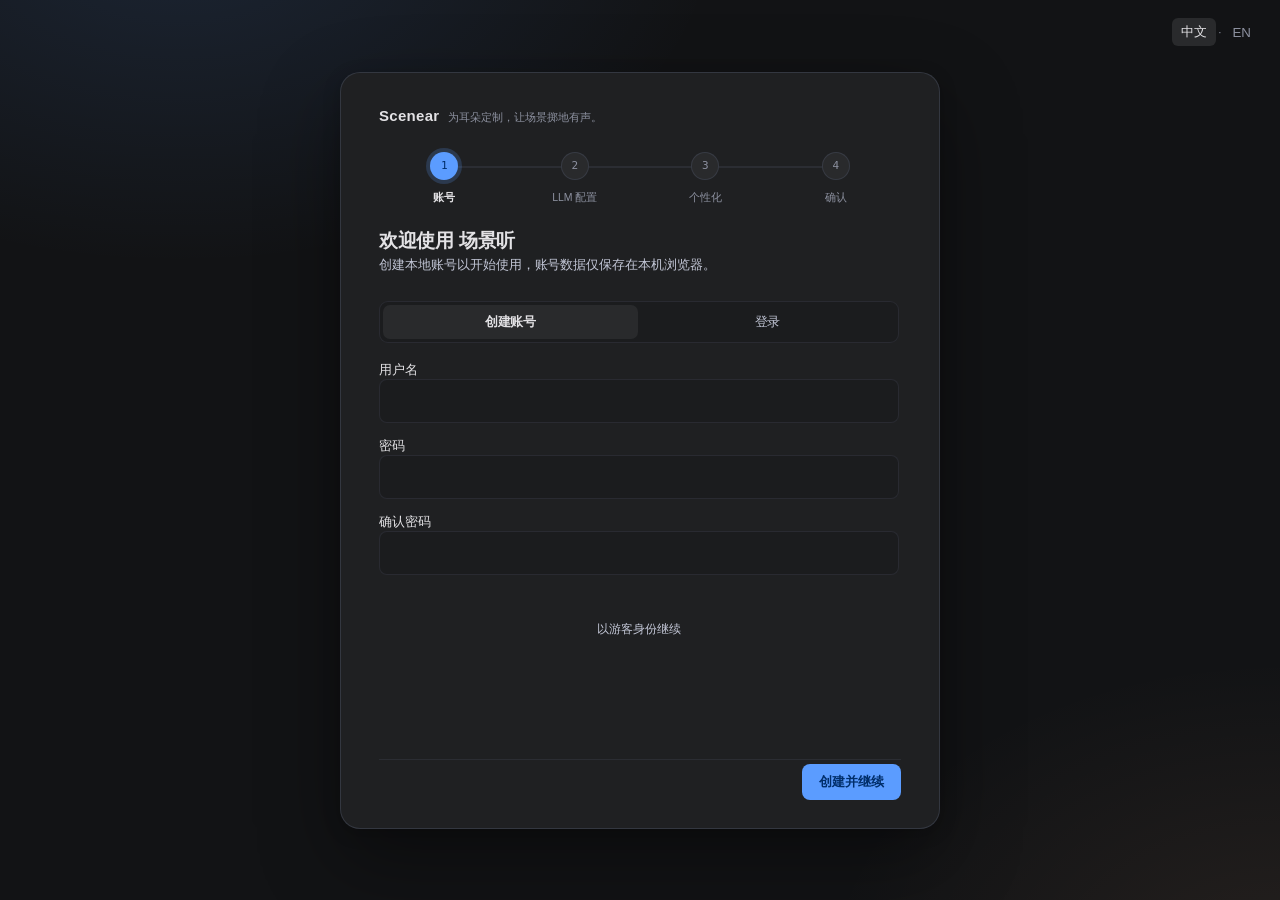
<file: frontend/onboarding.html>
<!DOCTYPE html>
<html lang="zh-CN">
<head>
<meta charset="utf-8">
<meta name="viewport" content="width=device-width, initial-scale=1">
<title>Scenear — Setup &amp; Onboarding</title>
<link rel="stylesheet" href="css/tokens.css"/>
<link rel="stylesheet" href="css/onboarding.css"/>
</head>
<body data-theme="dark">
<svg xmlns="http://www.w3.org/2000/svg" style="display:none">
  <symbol id="i-eye" viewBox="0 0 24 24" fill="none" stroke="currentColor" stroke-width="1.8" stroke-linecap="round" stroke-linejoin="round"><path d="M2 12s3.5-7 10-7 10 7 10 7-3.5 7-10 7-10-7-10-7z"></path><circle cx="12" cy="12" r="3"></circle></symbol>
  <symbol id="i-eye-off" viewBox="0 0 24 24" fill="none" stroke="currentColor" stroke-width="1.8" stroke-linecap="round" stroke-linejoin="round"><path d="M17.94 17.94A10.07 10.07 0 0 1 12 20c-7 0-11-8-11-8a18.45 18.45 0 0 1 5.06-5.94"></path><path d="M9.9 4.24A9.12 9.12 0 0 1 12 4c7 0 11 8 11 8a18.5 18.5 0 0 1-2.16 3.19"></path><path d="M14.12 14.12a3 3 0 1 1-4.24-4.24"></path><line x1="1" y1="1" x2="23" y2="23"></line></symbol>
  <symbol id="i-chevron-down" viewBox="0 0 24 24" fill="none" stroke="currentColor" stroke-width="1.8" stroke-linecap="round" stroke-linejoin="round"><polyline points="6 9 12 15 18 9"></polyline></symbol>
  <symbol id="i-check" viewBox="0 0 24 24" fill="none" stroke="currentColor" stroke-width="2.4" stroke-linecap="round" stroke-linejoin="round"><polyline points="20 6 9 17 4 12"></polyline></symbol>
  <symbol id="i-alert-triangle" viewBox="0 0 24 24" fill="none" stroke="currentColor" stroke-width="1.8" stroke-linecap="round" stroke-linejoin="round"><path d="M10.29 3.86L1.82 18a2 2 0 0 0 1.71 3h16.94a2 2 0 0 0 1.71-3L13.71 3.86a2 2 0 0 0-3.42 0z"></path><line x1="12" y1="9" x2="12" y2="13"></line><line x1="12" y1="17" x2="12.01" y2="17"></line></symbol>
  <symbol id="i-info-circle" viewBox="0 0 24 24" fill="none" stroke="currentColor" stroke-width="1.8" stroke-linecap="round" stroke-linejoin="round"><circle cx="12" cy="12" r="10"></circle><line x1="12" y1="16" x2="12" y2="12"></line><line x1="12" y1="8" x2="12.01" y2="8"></line></symbol>
  <symbol id="i-x-circle" viewBox="0 0 24 24" fill="none" stroke="currentColor" stroke-width="1.8" stroke-linecap="round" stroke-linejoin="round"><circle cx="12" cy="12" r="10"></circle><line x1="15" y1="9" x2="9" y2="15"></line><line x1="9" y1="9" x2="15" y2="15"></line></symbol>
  <symbol id="i-x" viewBox="0 0 24 24" fill="none" stroke="currentColor" stroke-width="2" stroke-linecap="round" stroke-linejoin="round"><line x1="18" y1="6" x2="6" y2="18"></line><line x1="6" y1="6" x2="18" y2="18"></line></symbol>
  <symbol id="i-plus" viewBox="0 0 24 24" fill="none" stroke="currentColor" stroke-width="1.8" stroke-linecap="round" stroke-linejoin="round"><line x1="12" y1="5" x2="12" y2="19"></line><line x1="5" y1="12" x2="19" y2="12"></line></symbol>
  <symbol id="i-refresh" viewBox="0 0 24 24" fill="none" stroke="currentColor" stroke-width="1.8" stroke-linecap="round" stroke-linejoin="round"><polyline points="23 4 23 10 17 10"></polyline><path d="M20.49 15a9 9 0 1 1-2.12-9.36L23 10"></path></symbol>
</svg>
<div class="ob-stage">
  <div class="ob-lang-toggle">
    <button data-lang="zh">中文</button><span>·</span><button data-lang="en">EN</button>
  </div>
  <div class="ob-shell">
    <div class="ob-brand">
      <div class="ob-brand-mark">Scenear</div>
      <div class="ob-brand-sub" id="ob-brand-sub"></div>
    </div>
    <div class="ob-rail" id="ob-rail"></div>
    <div class="ob-head">
      <div class="ob-title" id="ob-title"></div>
      <div class="ob-sub" id="ob-sub"></div>
    </div>
    <div class="ob-content" id="ob-content"></div>
    <div class="ob-foot">
      <div class="ob-foot-left">
        <button class="btn btn-ghost hidden" id="ob-back"></button>
        <button class="btn-link dim ob-dev-skip hidden" id="ob-dev-skip"></button>
      </div>
      <button class="btn btn-primary" id="ob-next"></button>
    </div>
  </div>
</div>
<div id="toast-wrap"></div>
<script src="js/onboarding.js"></script>
</body></html>
</file>
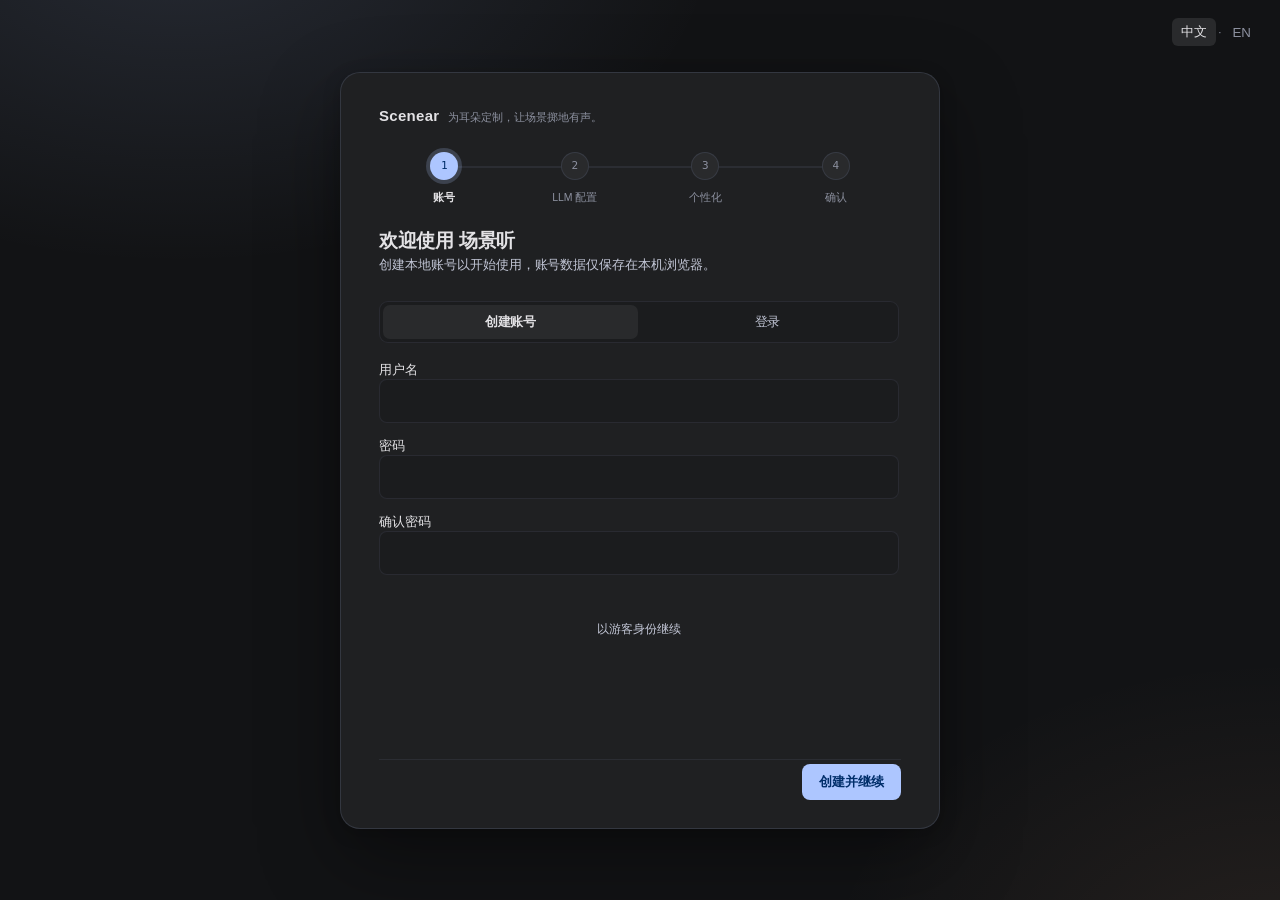
<file: frontend/legacy/onboarding.html>
<!DOCTYPE html>
<html lang="zh-CN">
<head>
<meta charset="utf-8">
<meta name="viewport" content="width=device-width, initial-scale=1">
<title>Scenear — Setup &amp; Onboarding</title>
<style>
/* ============================================================
   Scenear — Onboarding
   Shares design tokens / base components with frontend/index.html
   ============================================================ */
:root{
  --bg:#121315; --bg-lowest:#0d0e10;
  --surface-low:#1b1c1e; --surface:#1f2022; --surface-high:#292a2c; --surface-highest:#343537;
  --on-surface:#e3e2e5; --on-variant:#c2c6d6;
  --outline:#8c909f; --outline-variant:#424754;
  --line:rgba(66,71,84,.35); --line-strong:rgba(66,71,84,.6);
  --primary:#adc6ff; --on-primary:#002e6a; --primary-dim:#4d8eff;
  --secondary:#b9c8de; --tertiary:#ffb786; --on-tertiary:#502400;
  --error:#ffb4ab; --ok:#7dd8a0; --warning:#e8b339;
  --font-sans:"Geist",ui-sans-serif,-apple-system,"Segoe UI",Roboto,"Helvetica Neue",Arial,"PingFang SC","Hiragino Sans GB","Microsoft YaHei",sans-serif;
  --font-mono:"JetBrains Mono",ui-monospace,SFMono-Regular,Menlo,Consolas,monospace;
  --r-sm:4px; --r-md:6px; --r-lg:8px;
  --ease:cubic-bezier(.2,.7,.2,1);
}
html[data-theme="light"]{
  --bg:#f4f4f6; --bg-lowest:#ffffff;
  --surface-low:#f0f0f3; --surface:#e8e8ec; --surface-high:#dedee3; --surface-highest:#d3d3d9;
  --on-surface:#1b1b1e; --on-variant:#4d4d57;
  --outline:#7c7c88; --outline-variant:#cfcfd6;
  --line:rgba(207,207,214,.9); --line-strong:rgba(150,150,160,.55);
  --primary:#2e63c8; --on-primary:#ffffff; --primary-dim:#4d8eff;
  --secondary:#55617a; --tertiary:#b5450f; --on-tertiary:#ffffff;
  --error:#b3261e; --ok:#1f7a4d; --warning:#a06600;
}
*{box-sizing:border-box;margin:0;padding:0}
html{color-scheme:dark}
html[data-theme="light"]{color-scheme:light}
html,body{height:100%}
body{
  background:var(--bg); color:var(--on-surface);
  font-family:var(--font-sans); font-size:13px; line-height:18px;
  letter-spacing:-0.003em; -webkit-font-smoothing:antialiased; overscroll-behavior:none;
}
button{font-family:inherit;color:inherit;background:none;border:none;cursor:pointer}
input,select,textarea{font-family:inherit;color:inherit}
a{color:inherit;text-decoration:none}
.hidden{display:none!important}
.icon{width:18px;height:18px;stroke:currentColor;fill:none;stroke-width:1.8;stroke-linecap:round;stroke-linejoin:round;flex-shrink:0}
.icon-sm{width:14px;height:14px}
/* ---------- shared components (kept identical to main app) ---------- */
.btn{display:inline-flex;align-items:center;justify-content:center;gap:6px;height:36px;padding:0 16px;border-radius:8px;font-size:13px;color:var(--on-variant);background:var(--surface-low);border:1px solid transparent;user-select:none;transition:color .15s var(--ease),background .15s var(--ease),border-color .15s var(--ease),opacity .15s var(--ease)}
.btn:hover{color:var(--on-surface);border-color:var(--line-strong)}
.btn:active{transform:translateY(1px)}
.btn:disabled{opacity:.45;cursor:default;pointer-events:none}
.btn-primary{background:var(--primary);color:var(--on-primary);font-weight:600;border-color:transparent}
.btn-primary:hover{background:var(--primary-dim);border-color:transparent}
.btn-ghost{background:transparent;color:var(--outline)}
.btn-ghost:hover{color:var(--on-surface);background:transparent}
.btn-link{background:none;border:none;color:var(--primary);font-size:12px;cursor:pointer;padding:2px}
.btn-link.dim{color:var(--on-variant)}
.btn-link:hover{text-decoration:underline}
.input{width:100%;height:44px;padding:0 14px;background:var(--surface-low);color:var(--on-surface);border:1px solid var(--line);border-radius:8px;font-size:14px;outline:none;transition:background .15s var(--ease),border-color .15s var(--ease)}
.input::placeholder{color:var(--outline)}
.input:focus{background:var(--surface);border-color:var(--primary-dim)}
.input-group{position:relative;display:flex;align-items:center;width:100%}
.input-group .input{padding-right:40px}
.eye-btn{position:absolute;right:4px;top:50%;transform:translateY(-50%);width:32px;height:32px;display:flex;align-items:center;justify-content:center;border:none;background:none;color:var(--outline);cursor:pointer;border-radius:6px;transition:color .12s var(--ease),background .12s var(--ease)}
.eye-btn:hover{color:var(--on-surface);background:var(--surface-high)}
.select-wrap{position:relative}
.select{width:100%;height:44px;padding:0 34px 0 14px;appearance:none;background:var(--surface-low);border:1px solid var(--line);border-radius:8px;font-size:14px;color:var(--on-surface);outline:none;cursor:pointer;transition:background .15s var(--ease),border-color .15s var(--ease)}
.select:focus{background:var(--surface);border-color:var(--primary-dim)}
.select-arrow{position:absolute;right:11px;top:50%;transform:translateY(-50%);pointer-events:none;color:var(--outline)}
.chip{display:inline-flex;align-items:center;gap:6px;padding:7px 13px;font-size:12.5px;color:var(--on-variant);background:var(--surface-low);border:1px solid var(--line);border-radius:99px;cursor:pointer;transition:color .15s var(--ease),background .15s var(--ease),border-color .15s var(--ease)}
.chip:hover{color:var(--on-surface);border-color:var(--outline)}
.chip.active{color:var(--on-primary);background:var(--primary);border-color:transparent;font-weight:600}
.chip[disabled]{opacity:.4;cursor:not-allowed}
.chip .chip-x{margin-left:2px;opacity:.6}
.chip .chip-x:hover{opacity:1}
label.flabel{display:block;font-size:12.5px;font-weight:600;letter-spacing:.01em;color:var(--on-variant);margin-bottom:7px}
::selection{background:var(--primary);color:var(--on-primary)}
/* ---------- toast ---------- */
.toast{position:fixed;bottom:26px;left:50%;transform:translateX(-50%) translateY(12px);z-index:500;background:var(--surface-high);border:1px solid var(--line-strong);color:var(--on-surface);padding:10px 16px;border-radius:9px;font-size:12.5px;line-height:1.55;max-width:min(480px,calc(100vw - 48px));box-shadow:0 8px 28px rgba(0,0,0,.2);opacity:0;pointer-events:none;transition:opacity .22s var(--ease),transform .22s var(--ease)}
.toast.show{opacity:1;transform:translateX(-50%) translateY(0)}
.toast.error{border-color:color-mix(in srgb,var(--error) 55%,var(--line-strong));color:var(--error)}
.toast.ok{border-color:color-mix(in srgb,var(--ok) 55%,var(--line-strong))}
/* ============================================================
   Onboarding-specific layout
   ============================================================ */
.ob-stage{
  min-height:100vh;width:100%;display:flex;align-items:center;justify-content:center;
  padding:48px 20px;position:relative;overflow:hidden;
}
.ob-stage::before{
  content:"";position:absolute;inset:0;z-index:0;pointer-events:none;
  background:
    radial-gradient(ellipse 900px 560px at 14% -8%, color-mix(in srgb,var(--primary) 13%,transparent), transparent 60%),
    radial-gradient(ellipse 760px 520px at 100% 108%, color-mix(in srgb,var(--tertiary) 8%,transparent), transparent 60%);
}
.ob-lang-toggle{position:fixed;top:18px;right:20px;z-index:5;font-size:11.5px;color:var(--outline);display:flex;align-items:center;gap:2px}
.ob-lang-toggle button{padding:5px 9px;border-radius:6px;color:var(--outline)}
.ob-lang-toggle button.active{color:var(--on-surface);background:var(--surface-high)}
.ob-shell{
  position:relative;z-index:1;width:min(600px,100%);
  background:var(--surface);border:1px solid var(--line-strong);border-radius:20px;
  box-shadow:0 30px 80px rgba(0,0,0,.38),0 4px 18px rgba(0,0,0,.18);
  padding:34px 38px 28px;display:flex;flex-direction:column;gap:26px;
}
html[data-theme="light"] .ob-shell{box-shadow:0 30px 80px rgba(20,24,32,.16),0 4px 18px rgba(20,24,32,.08)}
.ob-brand{display:flex;align-items:baseline;gap:9px}
.ob-brand-mark{font-size:15px;font-weight:700;letter-spacing:.02em}
.ob-brand-sub{font-size:11px;color:var(--outline)}
/* ---- step rail ---- */
.ob-rail{display:flex;align-items:flex-start;gap:0}
.ob-rail-step{flex:1;display:flex;flex-direction:column;align-items:center;gap:8px;position:relative}
.ob-rail-line{position:absolute;top:14px;left:-50%;width:100%;height:2px;background:var(--line);z-index:0}
.ob-rail-step:first-child .ob-rail-line{display:none}
.ob-rail-line.done{background:var(--primary-dim)}
.ob-rail-dot{
  position:relative;z-index:1;width:28px;height:28px;border-radius:50%;
  display:flex;align-items:center;justify-content:center;font-family:var(--font-mono);font-size:11px;
  background:var(--surface-high);color:var(--outline);border:1px solid var(--line-strong);
  transition:all .18s var(--ease);
}
.ob-rail-step.current .ob-rail-dot{background:var(--primary);color:var(--on-primary);border-color:transparent;box-shadow:0 0 0 4px color-mix(in srgb,var(--primary) 20%,transparent)}
.ob-rail-step.done .ob-rail-dot{background:var(--primary-dim);color:var(--on-primary);border-color:transparent;cursor:pointer}
.ob-rail-step.done .ob-rail-dot:hover{filter:brightness(1.12)}
.ob-rail-step.done .ob-rail-dot .icon{width:14px;height:14px}
.ob-rail-label{font-size:10.5px;color:var(--outline);white-space:nowrap}
.ob-rail-step.current .ob-rail-label{color:var(--on-surface);font-weight:600}
.ob-rail-step.done .ob-rail-label{color:var(--on-variant);cursor:pointer}
/* ---- head ---- */
.ob-head{display:flex;flex-direction:column;gap:5px}
.ob-title{font-size:19px;font-weight:700;letter-spacing:-.015em}
.ob-sub{font-size:12.5px;color:var(--on-variant);line-height:1.6;max-width:92%}
/* ---- content transition ---- */
.ob-content{min-height:430px;max-height:60vh;overflow-y:auto;overflow-x:hidden;padding-right:2px;animation:obIn .22s var(--ease)}
@keyframes obIn{from{opacity:0;transform:translateY(6px)}to{opacity:1;transform:none}}
@keyframes obPop{0%{transform:scale(.55);opacity:0}65%{transform:scale(1.1);opacity:1}100%{transform:scale(1)}}
@keyframes obShake{0%,100%{transform:translateX(0)}20%{transform:translateX(-4px)}40%{transform:translateX(4px)}60%{transform:translateX(-3px)}80%{transform:translateX(2px)}}
.ob-status.ok .icon{animation:obPop .32s var(--ease)}
.ob-status.err{animation:obShake .34s var(--ease)}
.ob-suggest{margin-top:8px}
.ob-suggest .chip{font-size:11.5px;padding:5px 11px}
.ob-req-mark{color:var(--tertiary);margin-left:3px}
/* ---- account step ---- */
.ob-tabs{display:flex;gap:2px;padding:3px;background:var(--surface-low);border:1px solid var(--line);border-radius:9px;margin-bottom:18px}
.ob-tab{flex:1;text-align:center;padding:8px 0;border-radius:7px;font-size:12.5px;color:var(--on-variant);transition:all .15s var(--ease)}
.ob-tab.active{background:var(--surface-high);color:var(--on-surface);font-weight:600}
.ob-field{display:flex;flex-direction:column;gap:14px}
.ob-err{font-size:11.5px;color:var(--error);min-height:14px}
.ob-guest-row{display:flex;justify-content:center;margin-top:16px}
/* ---- llm step ---- */
.ob-llm-grid{display:flex;flex-direction:column;gap:14px}
.ob-llm-2col{display:grid;grid-template-columns:1fr 1fr;gap:14px}
.ob-hint{font-size:11px;color:var(--outline);line-height:1.6;margin-top:2px}
/* ---- survey step ---- */
.ob-qcard{display:flex;flex-direction:column;gap:8px;padding:16px 0;border-bottom:1px solid var(--line)}
.ob-qcard:last-child{border-bottom:none;padding-bottom:0}
.ob-qname{font-size:13.5px;font-weight:600}
.ob-qdesc{font-size:11.5px;color:var(--outline);line-height:1.55}
.ob-chip-row{display:flex;flex-wrap:wrap;gap:8px;margin-top:2px}
/* ---- confirm step ---- */
.ob-summary-row{display:flex;flex-wrap:wrap;gap:8px}
.ob-tag{font-size:11px;color:var(--on-variant);background:var(--surface-low);border:1px solid var(--line);border-radius:99px;padding:5px 11px}
.ob-block{background:var(--bg-lowest);border:1px solid var(--line);border-radius:12px;padding:14px 16px;display:flex;flex-direction:column;gap:10px}
.ob-block-head{display:flex;align-items:center;justify-content:space-between;gap:10px}
.ob-block-title{font-size:11px;text-transform:uppercase;letter-spacing:.07em;color:var(--on-variant);font-weight:600}
.ob-portrait-line{font-size:12px;line-height:1.7;color:var(--on-variant)}
.ob-portrait-line b{color:var(--on-surface);font-weight:600}
.ob-rec-group{display:flex;flex-direction:column;gap:6px}
.ob-rec-label{font-size:10.5px;color:var(--outline)}
.ob-rec-chips{display:flex;flex-wrap:wrap;gap:6px;align-items:center}
.ob-rec-add{display:inline-flex;align-items:center;gap:4px;height:28px;padding:0 10px 0 6px;font-size:11.5px;color:var(--outline);border:1px dashed var(--line-strong);border-radius:99px}
.ob-rec-add input{background:none;border:none;outline:none;color:var(--on-surface);font-size:11.5px;width:74px}
.ob-notice{display:flex;align-items:flex-start;gap:9px;padding:11px 13px;border-radius:10px;font-size:11.5px;line-height:1.6}
.ob-notice.warn{background:color-mix(in srgb,var(--warning) 12%,transparent);border:1px solid color-mix(in srgb,var(--warning) 35%,var(--line));color:var(--warning)}
.ob-notice.info{background:var(--surface-low);border:1px solid var(--line);color:var(--on-variant)}
.ob-notice .icon{width:15px;height:15px;flex-shrink:0;margin-top:1px}
/* ---- busy / result states ---- */
.spin{width:14px;height:14px;border-radius:50%;border:2px solid color-mix(in srgb,currentColor 30%,transparent);border-top-color:currentColor;animation:spin .7s linear infinite;flex-shrink:0}
@keyframes spin{to{transform:rotate(360deg)}}
.ob-status{display:flex;align-items:center;gap:9px;padding:11px 13px;border-radius:10px;font-size:12px;line-height:1.5}
.ob-status.busy{background:var(--surface-low);border:1px solid var(--line);color:var(--on-variant)}
.ob-status.ok{background:color-mix(in srgb,var(--ok) 12%,transparent);border:1px solid color-mix(in srgb,var(--ok) 40%,var(--line));color:var(--ok)}
.ob-status.err{background:color-mix(in srgb,var(--error) 12%,transparent);border:1px solid color-mix(in srgb,var(--error) 40%,var(--line));color:var(--error)}
.ob-status .icon{width:16px;height:16px;flex-shrink:0}
/* ---- foot ---- */
.ob-foot{display:flex;align-items:center;justify-content:space-between;gap:10px;padding-top:4px;border-top:1px solid var(--line);margin-top:2px}
.ob-foot-left{display:flex;align-items:center;gap:14px}
.ob-dev-skip{font-size:10.5px;color:var(--outline);opacity:.6}
.ob-dev-skip:hover{opacity:1}
@media (max-width:640px){
  .ob-shell{padding:26px 20px 22px;border-radius:16px;gap:20px}
  .ob-llm-2col{grid-template-columns:1fr}
  .ob-rail-label{display:none}
  .ob-sub{max-width:100%}
}
</style>
</head>
<body data-theme="dark">
<svg xmlns="http://www.w3.org/2000/svg" style="display:none">
  <symbol id="i-eye" viewBox="0 0 24 24" fill="none" stroke="currentColor" stroke-width="1.8" stroke-linecap="round" stroke-linejoin="round"><path d="M2 12s3.5-7 10-7 10 7 10 7-3.5 7-10 7-10-7-10-7z"></path><circle cx="12" cy="12" r="3"></circle></symbol>
  <symbol id="i-eye-off" viewBox="0 0 24 24" fill="none" stroke="currentColor" stroke-width="1.8" stroke-linecap="round" stroke-linejoin="round"><path d="M17.94 17.94A10.07 10.07 0 0 1 12 20c-7 0-11-8-11-8a18.45 18.45 0 0 1 5.06-5.94"></path><path d="M9.9 4.24A9.12 9.12 0 0 1 12 4c7 0 11 8 11 8a18.5 18.5 0 0 1-2.16 3.19"></path><path d="M14.12 14.12a3 3 0 1 1-4.24-4.24"></path><line x1="1" y1="1" x2="23" y2="23"></line></symbol>
  <symbol id="i-chevron-down" viewBox="0 0 24 24" fill="none" stroke="currentColor" stroke-width="1.8" stroke-linecap="round" stroke-linejoin="round"><polyline points="6 9 12 15 18 9"></polyline></symbol>
  <symbol id="i-check" viewBox="0 0 24 24" fill="none" stroke="currentColor" stroke-width="2.4" stroke-linecap="round" stroke-linejoin="round"><polyline points="20 6 9 17 4 12"></polyline></symbol>
  <symbol id="i-alert-triangle" viewBox="0 0 24 24" fill="none" stroke="currentColor" stroke-width="1.8" stroke-linecap="round" stroke-linejoin="round"><path d="M10.29 3.86L1.82 18a2 2 0 0 0 1.71 3h16.94a2 2 0 0 0 1.71-3L13.71 3.86a2 2 0 0 0-3.42 0z"></path><line x1="12" y1="9" x2="12" y2="13"></line><line x1="12" y1="17" x2="12.01" y2="17"></line></symbol>
  <symbol id="i-info-circle" viewBox="0 0 24 24" fill="none" stroke="currentColor" stroke-width="1.8" stroke-linecap="round" stroke-linejoin="round"><circle cx="12" cy="12" r="10"></circle><line x1="12" y1="16" x2="12" y2="12"></line><line x1="12" y1="8" x2="12.01" y2="8"></line></symbol>
  <symbol id="i-x-circle" viewBox="0 0 24 24" fill="none" stroke="currentColor" stroke-width="1.8" stroke-linecap="round" stroke-linejoin="round"><circle cx="12" cy="12" r="10"></circle><line x1="15" y1="9" x2="9" y2="15"></line><line x1="9" y1="9" x2="15" y2="15"></line></symbol>
  <symbol id="i-x" viewBox="0 0 24 24" fill="none" stroke="currentColor" stroke-width="2" stroke-linecap="round" stroke-linejoin="round"><line x1="18" y1="6" x2="6" y2="18"></line><line x1="6" y1="6" x2="18" y2="18"></line></symbol>
  <symbol id="i-plus" viewBox="0 0 24 24" fill="none" stroke="currentColor" stroke-width="1.8" stroke-linecap="round" stroke-linejoin="round"><line x1="12" y1="5" x2="12" y2="19"></line><line x1="5" y1="12" x2="19" y2="12"></line></symbol>
  <symbol id="i-refresh" viewBox="0 0 24 24" fill="none" stroke="currentColor" stroke-width="1.8" stroke-linecap="round" stroke-linejoin="round"><polyline points="23 4 23 10 17 10"></polyline><path d="M20.49 15a9 9 0 1 1-2.12-9.36L23 10"></path></symbol>
</svg>
<div class="ob-stage">
  <div class="ob-lang-toggle">
    <button data-lang="zh">中文</button><span>·</span><button data-lang="en">EN</button>
  </div>
  <div class="ob-shell">
    <div class="ob-brand">
      <div class="ob-brand-mark">Scenear</div>
      <div class="ob-brand-sub" id="ob-brand-sub"></div>
    </div>
    <div class="ob-rail" id="ob-rail"></div>
    <div class="ob-head">
      <div class="ob-title" id="ob-title"></div>
      <div class="ob-sub" id="ob-sub"></div>
    </div>
    <div class="ob-content" id="ob-content"></div>
    <div class="ob-foot">
      <div class="ob-foot-left">
        <button class="btn btn-ghost hidden" id="ob-back"></button>
        <button class="btn-link dim ob-dev-skip hidden" id="ob-dev-skip"></button>
      </div>
      <button class="btn btn-primary" id="ob-next"></button>
    </div>
  </div>
</div>
<div id="toast-wrap"></div>
<script>
const API_ORIGIN = (function () {
  try { const ov = JSON.parse(localStorage.getItem('telg-settings') || 'null'); if (ov && ov.backendBase) return String(ov.backendBase).replace(/\/+$/, ''); } catch (e) {}
  return 'http://127.0.0.1:8000';
})();
const CONFIG = { apiBase: API_ORIGIN + '/api/v1' };
const DEV_TOOLS = true; // dev/test only — remove every DEV_TOOLS branch before production release
const ROLE_SUGGESTIONS = ['嵌入式软件工程师','AI 算法工程师','半导体工艺工程师','电力电子工程师'];
const DOMAIN_SUGGESTIONS = ['半导体制造','人工智能应用','新能源与储能','自动化与机器人'];
const BUILTIN_DOMAINS = [
  { id: 'automotive', name: 'Automotive' }, { id: 'semiconductor', name: 'Semiconductor' },
  { id: 'energy', name: 'New Energy' }, { id: 'ai-software', name: 'AI / Software' },
  { id: 'medical', name: 'Medical Devices' }, { id: 'fintech', name: 'FinTech' },
  { id: 'aerospace', name: 'Aerospace' }, { id: 'general', name: 'General Engineering' }
];
const MINUTE_PRESETS = [15, 30, 45, 60];
function escapeHtml(x){ return String(x==null?'':x).replace(/[&<>"']/g, c => ({'&':'&amp;','<':'&lt;','>':'&gt;','"':'&quot;',"'":'&#39;'}[c])); }
const STEPS = ['account','llm','survey','confirm'];
const T = {
  zh: {
    brandSub: '为耳朵定制，让场景掷地有声。',
    stepLabels: ['账号', 'LLM 配置', '个性化', '确认'],
    'acc.title': '欢迎使用 场景听',
    'acc.sub': '创建本地账号以开始使用，账号数据仅保存在本机浏览器。',
    'acc.tabRegister': '创建账号', 'acc.tabLogin': '登录',
    'acc.username': '用户名', 'acc.password': '密码', 'acc.password2': '确认密码',
    'acc.needUser': '请输入用户名', 'acc.pwShort': '密码太短（至少 4 位）', 'acc.pwMismatch': '两次密码不一致',
    'acc.hasAccount': '本机已存在账号，请登录', 'acc.noAccount': '本机无账号，请先创建',
    'acc.wrongUser': '用户名不存在', 'acc.wrongPw': '密码错误',
    'acc.guest': '以游客身份继续', 'acc.next': '创建并继续', 'acc.login': '登录',
    'llm.title': '配置语言模型', 'llm.sub': '听力素材由所配置的大语言模型实时生成，请填写以下信息并完成连接验证后继续。',
    'llm.provider': 'LLM 提供商', 'llm.model': '模型', 'llm.base': '接口地址（Base URL）', 'llm.key': 'API 密钥',
    'llm.hint': '密钥仅保存在本机浏览器，不会上传到除所选服务商外的任何第三方。',
    'llm.next': '下一步', 'llm.testing': '正在验证连接…', 'llm.ok': '连接成功，可以继续', 'llm.needFields': '请完整填写接口地址、模型与密钥',
    'llm.devSkip': '跳过 — 仅测试用',
    'sv.title': '个性化设置', 'sv.sub': '我们可以模拟专业的沉浸式听力场景，需要了解您的感兴趣方向，之后的提示将围绕它展开。',
    'sv.role': '想听谁的对话', 'sv.roleDesc': '选填。例如：嵌入式软件工程师、AI 算法工程师',
    'sv.domain': '目标练习领域', 'sv.domainDesc': '必填。例如：半导体制造、人工智能应用',
    'sv.lang': '语言方向', 'sv.langDesc': '当前开放中英方向，其余语言开发中',
    'sv.minutes': '每日听力时长目标', 'sv.minutesDesc': '用于设定每日训练目标',
    'sv.needDomain': '请先填写目标练习领域', 'sv.needMin': '请选择每日时长目标',
    'sv.next': '生成并继续', 'sv.generating': '正在生成学习档案与推荐…', 'sv.genFail': '生成失败',
    'sv.skipNote': '未配置 LLM — 将直接使用基础档案，跳过 AI 生成。',
    'sv.devPreview': '使用示例数据预览第四步',
    'cf.title': '确认学习偏好', 'cf.sub': '请核对以下信息。推荐内容支持增删调整，后续也可在设置中修改。',
    'cf.role': '对话角色', 'cf.domain': '练习领域', 'cf.lang': '语言', 'cf.minutes': '每日分钟',
    'cf.rolePortrait': '对话角色设定', 'cf.domainProfile': '领域档案', 'cf.focusTone': '专注与语气',
    'cf.recTitle': '初始推荐', 'cf.recDomains': '练习领域', 'cf.recRoles': '对话角色', 'cf.recScenarios': '场景',
    'cf.addPh': '添加…', 'cf.regenAll': '全部重新生成', 'cf.regenerating': '重新生成中…',
    'cf.needLlmChanged': 'LLM 配置在生成后发生变更，以上内容可能已过期，建议重新生成。',
    'cf.noGen': '尚未生成 AI 学习档案与推荐内容，可直接完成设置，或返回上一步重新生成。',
    'cf.next': '确认并进入', 'cf.ready': '欢迎！你的工作台已就绪。',
    'back': '上一步', 'toastRegisterOk': '账号已创建'
  },
  en: {
    brandSub: 'Crafted for your ears. Scenes that resonate.',
    stepLabels: ['Account', 'LLM', 'Profile', 'Confirm'],
    'acc.title': 'Welcome to Scenear',
    'acc.sub': 'Create a local account to get started. Your account data stays in this browser.',
    'acc.tabRegister': 'Create account', 'acc.tabLogin': 'Log in',
    'acc.username': 'Username', 'acc.password': 'Password', 'acc.password2': 'Confirm password',
    'acc.needUser': 'Enter a username', 'acc.pwShort': 'Password too short (min 4)', 'acc.pwMismatch': 'Passwords do not match',
    'acc.hasAccount': 'An account already exists — log in instead', 'acc.noAccount': 'No local account — create one first',
    'acc.wrongUser': 'Unknown username', 'acc.wrongPw': 'Wrong password',
    'acc.guest': 'Continue as guest', 'acc.next': 'Create & continue', 'acc.login': 'Log in',
    'llm.title': 'Configure language model', 'llm.sub': 'Listening materials are generated by the configured LLM. Complete a connection test below to continue.',
    'llm.provider': 'LLM provider', 'llm.model': 'Model', 'llm.base': 'Base URL', 'llm.key': 'API key',
    'llm.hint': 'Stored only in this browser and sent only to the provider you selected.',
    'llm.next': 'Next', 'llm.testing': 'Testing connection…', 'llm.ok': 'Connected — you can continue', 'llm.needFields': 'Fill in base URL, model and API key',
    'llm.devSkip': 'Skip — dev/testing only',
    'sv.title': 'Personalize', 'sv.sub': 'We can simulate immersive listening scenes for you — so first, tell us your areas of interest. Your prompts will revolve around them from now on.',
    'sv.role': 'Whose conversation do you want to hear?', 'sv.roleDesc': 'Optional. For example: Embedded software engineer, AI algorithm engineer',
    'sv.domain': 'Target practice domain', 'sv.domainDesc': 'Required. For example: Semiconductor manufacturing, AI applications',
    'sv.lang': 'Language direction', 'sv.langDesc': 'EN ↔ ZH is available now; other directions are in development',
    'sv.minutes': 'Daily listening target', 'sv.minutesDesc': 'Sets your daily training goal',
    'sv.needDomain': 'Enter your practice domain first', 'sv.needMin': 'Select a daily minute target',
    'sv.next': 'Generate & continue', 'sv.generating': 'Generating profile & recommendations…', 'sv.genFail': 'Generation failed',
    'sv.skipNote': 'No LLM configured — continuing with a basic profile, no AI generation.',
    'sv.devPreview': 'Preview step 4 with sample data',
    'cf.title': 'Confirm your preferences', 'cf.sub': 'Review the summary below. Recommendations can be edited here and revisited later in Settings.',
    'cf.role': 'Speakers', 'cf.domain': 'Practice domains', 'cf.lang': 'Language', 'cf.minutes': 'Daily minutes',
    'cf.rolePortrait': 'Speaker setting', 'cf.domainProfile': 'Domain profile', 'cf.focusTone': 'Focus & tone',
    'cf.recTitle': 'Initial recommendations', 'cf.recDomains': 'Practice domains', 'cf.recRoles': 'Speakers', 'cf.recScenarios': 'Scenarios',
    'cf.addPh': 'Add…', 'cf.regenAll': 'Regenerate all', 'cf.regenerating': 'Regenerating…',
    'cf.needLlmChanged': 'The LLM configuration changed after this was generated — consider regenerating.',
    'cf.noGen': 'No AI profile has been generated yet. You can finish as-is, or go back to generate one.',
    'cf.next': 'Confirm & enter', 'cf.ready': 'Welcome! Your workspace is ready.',
    'back': 'Back', 'toastRegisterOk': 'Account created'
  }
};
const LLM_PRESETS = {
  deepseek: { base: 'https://api.deepseek.com/v1', model: 'deepseek-chat' },
  moonshot: { base: 'https://api.moonshot.cn/v1', model: 'kimi-k2-0711-preview' },
  ark: { base: 'https://ark.cn-beijing.volces.com/api/v3', model: 'doubao-seed-2-1-pro-260628' },
  openai: { base: 'https://api.openai.com/v1', model: 'gpt-4o' },
  qwen: { base: 'https://dashscope.aliyuncs.com/compatible-mode/v1', model: 'qwen-max' },
  ollama: { base: 'http://localhost:11434/v1', model: 'llama3.1' }
};
const PROVIDER_LABELS = { deepseek: 'DeepSeek', moonshot: 'Kimi (Moonshot)', ark: '豆包 · Volcengine Ark', openai: 'OpenAI', qwen: 'Qwen (DashScope)', ollama: 'Ollama (Local)', custom: 'Custom (OpenAI-compatible)' };
const LANG_DEFS = [['en-zh','中英 / EN↔ZH',false],['ja-zh','中日 / JA↔ZH',true],['de-zh','中德 / DE↔ZH',true],['fr-zh','中法 / FR↔ZH',true]];
function L(){ return T[state.lang]; }
const state = {
  lang: (function(){ try{ return localStorage.getItem('telg-lang')==='en'?'en':'zh'; }catch(e){ return 'zh'; } })(),
  theme: (function(){ try{ return localStorage.getItem('telg-theme')||'dark'; }catch(e){ return 'dark'; } })(),
  stepIdx: 0, maxReached: 0,
  accMode: 'register',
  llm: { provider:'deepseek', base_url:'', api_key:'', model:'' }, llmOk:false, llmOkSnapshot:null,
  survey: { role:'', domain:'', language:'en-zh', minutes:30 },
  gen: null, genLlmSnapshot:null
};
function applyTheme(){ document.documentElement.setAttribute('data-theme', state.theme==='light'?'light':'dark'); }
function readStoredCfg(){ try{ return JSON.parse(localStorage.getItem('telg-settings')||'null')||{}; }catch(e){ return {}; } }
function writeStoredCfg(cfg){ try{ localStorage.setItem('telg-settings', JSON.stringify(cfg)); }catch(e){} }
function writeOnboarding(o){ try{ localStorage.setItem('telg-onboarding', JSON.stringify(o)); }catch(e){} }
function buildLLMConfig(){ const s=readStoredCfg(); return s.llm ? { provider:s.llm.provider, base_url:s.llm.baseUrl, api_key:s.llm.apiKey, model:s.llm.model, temperature: parseFloat(s.llm.temperature)||0.7 } : {}; }
function validateLLMCfg(cfg){
  if(!cfg||!cfg.base_url||!String(cfg.base_url).trim()) return 'base_url';
  if(!cfg.api_key||!String(cfg.api_key).trim()) return 'api_key';
  if(!cfg.model||!String(cfg.model).trim()) return 'model';
  return null;
}
async function apiFetch(path, opts, timeoutMs){
  const ctrl = new AbortController();
  const timer = setTimeout(()=>ctrl.abort(), timeoutMs||60000);
  let res;
  try{ res = await fetch(CONFIG.apiBase+path, Object.assign({signal:ctrl.signal}, opts||{})); }
  catch(e){ clearTimeout(timer); throw new Error('Cannot reach backend at '+CONFIG.apiBase+' — start FastAPI (backend/main.py) on port 8000'); }
  clearTimeout(timer);
  const ct=(res.headers.get('content-type')||'').toLowerCase();
  if(!ct.includes('application/json')){ throw new Error('Backend returned non-JSON ('+res.status+') — open via http://127.0.0.1:8000, not a static server'); }
  const data = await res.json();
  if(!res.ok){ const msg = data && data.detail ? (typeof data.detail==='string'?data.detail:JSON.stringify(data.detail)) : ('HTTP '+res.status); throw new Error(msg); }
  return data;
}
function showToast(msg,type){
  const wrap=document.getElementById('toast-wrap'); if(!wrap) return;
  const el=document.createElement('div'); el.className='toast '+(type||'ok'); el.textContent=msg;
  wrap.appendChild(el); requestAnimationFrame(()=>el.classList.add('show'));
  setTimeout(()=>{ el.classList.remove('show'); setTimeout(()=>el.remove(),250); }, 3200);
}
const AuthAPI = {
  _key:'telg-auth',
  _read(){ try{ return JSON.parse(localStorage.getItem(this._key)||'null')||null; }catch(e){ return null; } },
  _write(a){ try{ localStorage.setItem(this._key, JSON.stringify(a)); }catch(e){} },
  async _hash(salt,pw){
    try{ const buf=await crypto.subtle.digest('SHA-256', new TextEncoder().encode(salt+'::'+pw)); return Array.from(new Uint8Array(buf)).map(b=>b.toString(16).padStart(2,'0')).join(''); }
    catch(e){ let h=0; const t=salt+'::'+pw; for(let i=0;i<t.length;i++) h=(h*31+t.charCodeAt(i))>>>0; return 'f'+h.toString(16); }
  },
  async register(a){
    const username=((a&&a.username)||'').trim(); const password=(a&&a.password)||'';
    if(!username) return {ok:false, error:L()['acc.needUser']};
    if(password.length<4) return {ok:false, error:L()['acc.pwShort']};
    if(this._read()) return {ok:false, error:L()['acc.hasAccount']};
    const salt=Math.random().toString(36).slice(2)+Date.now().toString(36);
    this._write({username, salt, passHash: await this._hash(salt,password), created_at:Date.now(), session:true});
    return {ok:true, user:{username}};
  },
  async login(a){
    const username=((a&&a.username)||'').trim(); const password=(a&&a.password)||'';
    const acc=this._read();
    if(!acc) return {ok:false, error:L()['acc.noAccount']};
    if(acc.username!==username) return {ok:false, error:L()['acc.wrongUser']};
    if((await this._hash(acc.salt,password))!==acc.passHash) return {ok:false, error:L()['acc.wrongPw']};
    acc.session=true; this._write(acc);
    return {ok:true, user:{username:acc.username}};
  },
  current(){ const a=this._read(); return (a&&a.session)?{username:a.username}:null; },
  exists(){ return !!this._read(); }
};
/* ---------------- rail + shell ---------------- */
function renderRail(){
  const t=L();
  document.getElementById('ob-brand-sub').textContent = t.brandSub;
  const html = STEPS.map((key,i)=>{
    const cls = i===state.stepIdx ? 'current' : (i < state.maxReached ? 'done' : '');
    const dotInner = i < state.maxReached ? '<svg class="icon"><use href="#i-check"/></svg>' : (i+1);
    return '<div class="ob-rail-step '+cls+'" data-idx="'+i+'">'
      + '<div class="ob-rail-line'+(i<=state.maxReached?' done':'')+'"></div>'
      + '<div class="ob-rail-dot">'+dotInner+'</div>'
      + '<div class="ob-rail-label">'+escapeHtml(t.stepLabels[i])+'</div>'
      + '</div>';
  }).join('');
  document.getElementById('ob-rail').innerHTML = html;
}
function goToStep(i){
  if(i===state.stepIdx) return;
  if(i>state.maxReached) return;
  state.stepIdx = i;
  render();
}
function render(){
  renderRail();
  const fns = [renderAccount, renderLlm, renderSurvey, renderConfirm];
  fns[state.stepIdx]();
}
/* ---------------- step 0: account ---------------- */
function renderAccount(){
  const t=L();
  document.getElementById('ob-title').textContent = t['acc.title'];
  document.getElementById('ob-sub').textContent = t['acc.sub'];
  const isReg = state.accMode==='register';
  document.getElementById('ob-content').innerHTML =
    '<div class="ob-tabs">'
    + '<div class="ob-tab'+(isReg?' active':'')+'" data-mode="register">'+escapeHtml(t['acc.tabRegister'])+'</div>'
    + '<div class="ob-tab'+(!isReg?' active':'')+'" data-mode="login">'+escapeHtml(t['acc.tabLogin'])+'</div>'
    + '</div>'
    + '<div class="ob-field">'
      + '<div><div class="flabel">'+escapeHtml(t['acc.username'])+'</div><input class="input" id="acc-user" autocomplete="username"></div>'
      + '<div><div class="flabel">'+escapeHtml(t['acc.password'])+'</div><input class="input" id="acc-pw" type="password" autocomplete="'+(isReg?'new-password':'current-password')+'"></div>'
      + (isReg ? '<div><div class="flabel">'+escapeHtml(t['acc.password2'])+'</div><input class="input" id="acc-pw2" type="password" autocomplete="new-password"></div>' : '')
      + '<div class="ob-err" id="acc-err"></div>'
    + '</div>'
    + '<div class="ob-guest-row"><button class="btn-link dim" id="acc-guest">'+escapeHtml(t['acc.guest'])+'</button></div>';
  document.getElementById('ob-back').classList.add('hidden');
  const next = document.getElementById('ob-next');
  next.textContent = isReg ? t['acc.next'] : t['acc.login'];
  next.disabled = false;
  document.getElementById('ob-dev-skip').classList.add('hidden');
}
async function accountNext(){
  const t=L();
  const u=document.getElementById('acc-user').value.trim();
  const p=document.getElementById('acc-pw').value;
  const errEl=document.getElementById('acc-err'); errEl.textContent='';
  if(state.accMode==='register'){
    const p2=document.getElementById('acc-pw2').value;
    if(p!==p2){ errEl.textContent=t['acc.pwMismatch']; return; }
    const r=await AuthAPI.register({username:u,password:p});
    if(!r.ok){ errEl.textContent=r.error; return; }
    showToast(t.toastRegisterOk,'ok');
  } else {
    const r=await AuthAPI.login({username:u,password:p});
    if(!r.ok){ errEl.textContent=r.error; return; }
  }
  advanceTo(1);
}
function accountGuest(){ advanceTo(1); }
/* ---------------- step 1: llm ---------------- */
function renderLlm(){
  const t=L();
  document.getElementById('ob-title').textContent = t['llm.title'];
  document.getElementById('ob-sub').textContent = t['llm.sub'];
  const opts = Object.keys(PROVIDER_LABELS).map(k=>'<option value="'+k+'"'+(k===state.llm.provider?' selected':'')+'>'+escapeHtml(PROVIDER_LABELS[k]||k)+'</option>').join('');
  const pr = LLM_PRESETS[state.llm.provider]||{};
  const baseVal = state.llm.base_url || pr.base || '';
  const modelVal = state.llm.model || pr.model || '';
  document.getElementById('ob-content').innerHTML =
    '<div class="ob-llm-grid">'
    + '<div><div class="flabel">'+escapeHtml(t['llm.provider'])+'</div><div class="select-wrap"><select class="select" id="llm-provider">'+opts+'</select><svg class="icon icon-sm select-arrow"><use href="#i-chevron-down"/></svg></div></div>'
    + '<div class="ob-llm-2col">'
      + '<div><div class="flabel">'+escapeHtml(t['llm.model'])+'</div><input class="input" id="llm-model" value="'+escapeHtml(modelVal)+'"></div>'
      + '<div><div class="flabel">'+escapeHtml(t['llm.base'])+'</div><input class="input" id="llm-base" value="'+escapeHtml(baseVal)+'"></div>'
    + '</div>'
    + '<div><div class="flabel">'+escapeHtml(t['llm.key'])+'</div><div class="input-group"><input class="input" id="llm-key" type="password" value="'+escapeHtml(state.llm.api_key||'')+'"><button type="button" class="eye-btn" id="llm-key-eye"><svg class="icon icon-sm"><use href="#i-eye"/></svg></button></div></div>'
    + '<div class="ob-hint">'+escapeHtml(t['llm.hint'])+'</div>'
    + '<div id="llm-status"></div>'
    + '</div>';
  document.getElementById('llm-provider').addEventListener('change', e=>{
    const pr2 = LLM_PRESETS[e.target.value]||{};
    if(!document.getElementById('llm-base').value.trim()) document.getElementById('llm-base').value = pr2.base||'';
    if(!document.getElementById('llm-model').value.trim()) document.getElementById('llm-model').value = pr2.model||'';
  });
  document.getElementById('llm-key-eye').addEventListener('click', ()=>{
    const k=document.getElementById('llm-key'); k.type = k.type==='password' ? 'text' : 'password';
  });
  document.getElementById('ob-back').classList.remove('hidden');
  document.getElementById('ob-back').textContent = t.back;
  const next=document.getElementById('ob-next');
  next.textContent = t['llm.next']; next.disabled=false;
  const devSkip = document.getElementById('ob-dev-skip');
  if(DEV_TOOLS){ devSkip.classList.remove('hidden'); devSkip.dataset.action='skip-llm'; devSkip.textContent=t['llm.devSkip']; } else devSkip.classList.add('hidden');
}
async function llmNext(){
  const t=L();
  const cfg = {
    provider: document.getElementById('llm-provider').value,
    base_url: document.getElementById('llm-base').value.trim(),
    model: document.getElementById('llm-model').value.trim(),
    api_key: document.getElementById('llm-key').value,
    temperature: 0.7
  };
  const missing = validateLLMCfg(cfg);
  const statusEl = document.getElementById('llm-status');
  if(missing){ statusEl.innerHTML = statusHtml('err', t['llm.needFields']); return; }
  const next = document.getElementById('ob-next');
  next.disabled = true;
  statusEl.innerHTML = statusHtml('busy', t['llm.testing']);
  try{
    const r = await apiFetch('/config/test-llm', {method:'POST', headers:{'Content-Type':'application/json'}, body:JSON.stringify(cfg)});
    if(!r || r.ok!==true) throw new Error((r&&r.error)||'failed');
    state.llm = cfg; state.llmOk = true;
    // flag whether config changed since the last profile generation, for the confirm-step notice
    if(state.genLlmSnapshot && JSON.stringify(state.genLlmSnapshot)!==JSON.stringify(cfg)) state.llmChangedSinceGen = true;
    const s = readStoredCfg(); s.llm = {provider:cfg.provider, baseUrl:cfg.base_url, apiKey:cfg.api_key, model:cfg.model, temperature:0.7}; writeStoredCfg(s);
    statusEl.innerHTML = statusHtml('ok', t['llm.ok']);
    setTimeout(()=>advanceTo(2), 260);
  }catch(e){
    state.llmOk = false;
    statusEl.innerHTML = statusHtml('err', e.message);
  }finally{
    next.disabled = false;
  }
}
function llmDevSkip(){ state.llmOk=false; state.llm={provider:'deepseek',base_url:'',api_key:'',model:''}; advanceTo(2); }
function devPreviewStep4(){
  state.survey = { role:'AI 算法工程师', domain:'人工智能应用', language:'en-zh', minutes:30 };
  state.llmOk = true;
  state.gen = {
    role_portrait: '（示例数据）具备 AI 算法落地经验的工程师，熟悉模型训练、效果评测与推理部署流程，日常与产品、数据团队协同较多。',
    domain_profile: '（示例数据）聚焦人工智能应用，涉及模型选型、效果评测与上线部署相关的技术沟通场景。',
    focus_tone: '（示例数据）建议采用偏正式的技术评审语气，术语密度中等偏高。',
    domains: [{name:'深度学习'},{name:'模型推理优化'},{name:'MLOps 工程'}],
    roles: ['AI 算法工程师','机器学习平台工程师','数据工程师'],
    scenarios: ['技术评审会议','供应商联调','故障排查复盘']
  };
  state.genLlmSnapshot = Object.assign({}, state.llm);
  state.llmChangedSinceGen = false;
  try{ localStorage.setItem('telg-profile-answers', JSON.stringify(state.survey)); }catch(e){}
  advanceTo(3);
}
/* ---------------- step 2: survey ---------------- */
function renderSurvey(){
  const t=L();
  document.getElementById('ob-title').textContent = t['sv.title'];
  document.getElementById('ob-sub').textContent = t['sv.sub'];
  const s = state.survey;
  const chips = LANG_DEFS.map(d=>{
    const active = s.language===d[0];
    return '<button class="chip'+(active?' active':'')+'"'+(d[2]?' disabled title="coming soon"':'')+' data-val="'+d[0]+'">'+escapeHtml(d[1])+(d[2]?' · ⏳':'')+'</button>';
  }).join('');
  const roleChips = ROLE_SUGGESTIONS.map(v=>'<button class="chip" data-target="sv-role" data-fill="'+escapeHtml(v)+'">'+escapeHtml(v)+'</button>').join('');
  const domainChips = DOMAIN_SUGGESTIONS.map(v=>'<button class="chip" data-target="sv-domain" data-fill="'+escapeHtml(v)+'">'+escapeHtml(v)+'</button>').join('');
  const minuteChips = MINUTE_PRESETS.map(v=>'<button class="chip'+(s.minutes===v?' active':'')+'" data-minset="'+v+'">'+v+(state.lang==='zh'?' 分钟':' min')+'</button>').join('');
  document.getElementById('ob-content').innerHTML =
    '<div class="ob-qcard"><div class="ob-qname">'+escapeHtml(t['sv.role'])+'</div><div class="ob-qdesc">'+escapeHtml(t['sv.roleDesc'])+'</div>'
      + '<input class="input" id="sv-role" value="'+escapeHtml(s.role)+'">'
      + '<div class="ob-chip-row ob-suggest">'+roleChips+'</div></div>'
    + '<div class="ob-qcard"><div class="ob-qname">'+escapeHtml(t['sv.domain'])+'<span class="ob-req-mark">*</span></div><div class="ob-qdesc">'+escapeHtml(t['sv.domainDesc'])+'</div>'
      + '<input class="input" id="sv-domain" value="'+escapeHtml(s.domain)+'">'
      + '<div class="ob-chip-row ob-suggest">'+domainChips+'</div></div>'
    + '<div class="ob-qcard"><div class="ob-qname">'+escapeHtml(t['sv.lang'])+'</div><div class="ob-qdesc">'+escapeHtml(t['sv.langDesc'])+'</div>'
      + '<div class="ob-chip-row" id="sv-lang-row">'+chips+'</div></div>'
    + '<div class="ob-qcard"><div class="ob-qname">'+escapeHtml(t['sv.minutes'])+'</div><div class="ob-qdesc">'+escapeHtml(t['sv.minutesDesc'])+'</div>'
      + '<div class="ob-chip-row" id="sv-min-row">'+minuteChips+'</div></div>'
    + '<div id="sv-status"></div>';
  document.getElementById('sv-lang-row').addEventListener('click', e=>{
    const chip = e.target.closest('.chip'); if(!chip || chip.disabled) return;
    state.survey.language = chip.dataset.val;
    document.querySelectorAll('#sv-lang-row .chip').forEach(c=>c.classList.toggle('active', c===chip));
  });
  document.getElementById('ob-back').classList.remove('hidden');
  document.getElementById('ob-back').textContent = t.back;
  document.getElementById('ob-next').textContent = t['sv.next'];
  document.getElementById('ob-next').disabled = false;
  const devSkip = document.getElementById('ob-dev-skip');
  if(DEV_TOOLS){ devSkip.classList.remove('hidden'); devSkip.dataset.action='preview-step4'; devSkip.textContent=t['sv.devPreview']; }
  else devSkip.classList.add('hidden');
}
async function surveyNext(){
  const t=L();
  const role = document.getElementById('sv-role').value.trim();
  const domain = document.getElementById('sv-domain').value.trim();
  const minutes = state.survey.minutes;
  const statusEl = document.getElementById('sv-status');
  if(!domain){ statusEl.innerHTML = statusHtml('err', t['sv.needDomain']); return; }
  if(!(minutes>0)){ statusEl.innerHTML = statusHtml('err', t['sv.needMin']); return; }
  state.survey.role=role; state.survey.domain=domain; state.survey.minutes=minutes;
  try{ localStorage.setItem('telg-profile-answers', JSON.stringify(state.survey)); }catch(e){}
  if(!state.llmOk){ state.gen=null; state.genLlmSnapshot=null; advanceTo(3); return; }
  const next = document.getElementById('ob-next');
  next.disabled = true;
  statusEl.innerHTML = statusHtml('busy', t['sv.generating']);
  try{
    const payload = { role, domain, language: state.survey.language, focus:'', minutes, llm_config: state.llm };
    state.gen = await apiFetch('/config/onboarding/generate', {method:'POST', headers:{'Content-Type':'application/json'}, body:JSON.stringify(payload)}, 120000);
    state.genLlmSnapshot = Object.assign({}, state.llm);
    state.llmChangedSinceGen = false;
    advanceTo(3);
  }catch(e){
    statusEl.innerHTML = statusHtml('err', t['sv.genFail']+': '+e.message);
  }finally{
    next.disabled = false;
  }
}
/* ---------------- step 3: confirm ---------------- */
function langLabel(v){ const d=LANG_DEFS.find(x=>x[0]===v); return d?d[1]:v; }
function renderConfirm(){
  const t=L();
  document.getElementById('ob-title').textContent = t['cf.title'];
  document.getElementById('ob-sub').textContent = t['cf.sub'];
  const s = state.survey, g = state.gen;
  let h = '<div class="ob-summary-row">'
    + '<span class="ob-tag">'+escapeHtml(t['cf.role'])+': '+escapeHtml(s.role||'—')+'</span>'
    + '<span class="ob-tag">'+escapeHtml(t['cf.domain'])+': '+escapeHtml(s.domain)+'</span>'
    + '<span class="ob-tag">'+escapeHtml(t['cf.lang'])+': '+escapeHtml(langLabel(s.language))+'</span>'
    + '<span class="ob-tag">'+escapeHtml(t['cf.minutes'])+': '+s.minutes+'</span>'
    + '</div>';
  if(state.llmChangedSinceGen && g){
    h += '<div class="ob-notice warn"><svg class="icon"><use href="#i-alert-triangle"/></svg><div>'+escapeHtml(t['cf.needLlmChanged'])+'</div></div>';
  }
  if(g){
    h += '<div class="ob-block">'
      + '<div class="ob-block-head"><div class="ob-block-title">'+escapeHtml(t['cf.rolePortrait'])+' · '+escapeHtml(t['cf.domainProfile'])+'</div></div>'
      + '<div class="ob-portrait-line">'+escapeHtml(g.role_portrait||'—')+'</div>'
      + '<div class="ob-portrait-line">'+escapeHtml(g.domain_profile||'')+'</div>'
      + (g.focus_tone ? '<div class="ob-portrait-line"><b>'+escapeHtml(t['cf.focusTone'])+':</b> '+escapeHtml(g.focus_tone)+'</div>' : '')
      + '</div>';
    h += '<div class="ob-block">'
      + '<div class="ob-block-head"><div class="ob-block-title">'+escapeHtml(t['cf.recTitle'])+'</div><button class="btn-link" id="cf-regen">'+escapeHtml(t['cf.regenAll'])+'</button></div>'
      + recGroupHtml('domains', t['cf.recDomains'], (g.domains||[]).map(d=>d.name||d))
      + recGroupHtml('roles', t['cf.recRoles'], g.roles||[])
      + recGroupHtml('scenarios', t['cf.recScenarios'], g.scenarios||[])
      + '</div>';
  } else {
    h += '<div class="ob-notice info"><svg class="icon"><use href="#i-info-circle"/></svg><div>'+escapeHtml(t['cf.noGen'])+'</div></div>';
  }
  h += '<div id="cf-status"></div>';
  document.getElementById('ob-content').innerHTML = h;
  if(g) bindRecEvents();
  document.getElementById('ob-back').classList.remove('hidden');
  document.getElementById('ob-back').textContent = t.back;
  document.getElementById('ob-next').textContent = t['cf.next'];
  document.getElementById('ob-next').disabled = false;
  document.getElementById('ob-dev-skip').classList.add('hidden');
}
function recGroupHtml(key, label, items){
  const chips = (items||[]).map((v,i)=>'<span class="chip" data-group="'+key+'" data-i="'+i+'">'+escapeHtml(v)+'<span class="chip-x" data-del="'+key+':'+i+'"><svg class="icon icon-sm"><use href="#i-x"/></svg></span></span>').join('');
  return '<div class="ob-rec-group"><div class="ob-rec-label">'+escapeHtml(label)+'</div><div class="ob-rec-chips" data-recgroup="'+key+'">'
    + chips
    + '<span class="ob-rec-add"><svg class="icon icon-sm"><use href="#i-plus"/></svg><input placeholder="'+escapeHtml(L()['cf.addPh'])+'" data-addto="'+key+'"></span>'
    + '</div></div>';
}
function recArray(key){
  const g = state.gen;
  if(key==='domains') return (g.domains||[]).map(d=> typeof d==='string' ? d : (d.name||''));
  return g[key]||[];
}
function setRecArray(key, arr){
  if(key==='domains') state.gen.domains = arr.map(name=>({name}));
  else state.gen[key] = arr;
}
function bindRecEvents(){
  document.getElementById('cf-regen').addEventListener('click', confirmRegenAll);
  document.querySelectorAll('[data-del]').forEach(el=>{
    el.addEventListener('click', e=>{
      e.stopPropagation();
      const [key,idx] = el.dataset.del.split(':');
      const arr = recArray(key); arr.splice(parseInt(idx,10),1); setRecArray(key,arr);
      renderConfirm();
    });
  });
  document.querySelectorAll('[data-addto]').forEach(inp=>{
    inp.addEventListener('keydown', e=>{
      if(e.key!=='Enter') return;
      const v = inp.value.trim(); if(!v) return;
      const key = inp.dataset.addto; const arr = recArray(key); arr.push(v); setRecArray(key,arr);
      renderConfirm();
    });
  });
}
async function confirmRegenAll(){
  const t=L();
  const statusEl = document.getElementById('cf-status');
  statusEl.innerHTML = statusHtml('busy', t['sv.generating']);
  try{
    const payload = { role: state.survey.role, domain: state.survey.domain, language: state.survey.language, focus:'', minutes: state.survey.minutes, llm_config: state.llm };
    state.gen = await apiFetch('/config/onboarding/generate', {method:'POST', headers:{'Content-Type':'application/json'}, body:JSON.stringify(payload)}, 120000);
    state.genLlmSnapshot = Object.assign({}, state.llm);
    state.llmChangedSinceGen = false;
    renderConfirm();
  }catch(e){
    statusEl.innerHTML = statusHtml('err', t['sv.genFail']+': '+e.message);
  }
}
function confirmFinish(){
  const t=L();
  const cfg = readStoredCfg();
  cfg.goalMin = String(state.survey.minutes);
  const g = state.gen;
  /* v2 profile: structured arrays — practice domains (name→id resolved for
     built-ins) and conversation speakers. Legacy single-value fields are kept
     so older frontend code paths still find something. */
  const domainName = state.survey.domain;
  const builtinDomain = BUILTIN_DOMAINS.find(d => d.name === domainName || d.id === domainName);
  cfg.profile = {
    domains: [builtinDomain ? builtinDomain.id : domainName],
    roles: state.survey.role ? [state.survey.role] : [],
    primaryDomain: domainName, role: state.survey.role,
    language: state.survey.language, minutes: state.survey.minutes,
    scenarios: [], focus: '', generated: !!g,
    rolePortrait: g ? (g.role_portrait||'') : '', domainProfile: g ? (g.domain_profile||'') : '', focusTone: g ? (g.focus_tone||'') : ''
  };
  if(g) cfg.recommendations = { domains: g.domains||[], roles: g.roles||[], scenarios: g.scenarios||[], generatedAt: Date.now(), model:(cfg.llm||{}).model||'' };
  writeStoredCfg(cfg);
  writeOnboarding({done:true, at:Date.now()});
  showToast(t['cf.ready'],'ok');
  setTimeout(()=>{ location.href='index.html'; }, 550);
}
/* ---------------- shared helpers ---------------- */
function statusHtml(kind, msg){
  const icon = kind==='ok' ? '<svg class="icon"><use href="#i-check"/></svg>' : kind==='err' ? '<svg class="icon"><use href="#i-x-circle"/></svg>' : '<span class="spin"></span>';
  return '<div class="ob-status '+kind+'">'+icon+'<div>'+escapeHtml(msg)+'</div></div>';
}
function advanceTo(i){
  state.stepIdx = i;
  state.maxReached = Math.max(state.maxReached, i);
  render();
}
function obNext(){
  if(state.stepIdx===0) return accountNext();
  if(state.stepIdx===1) return llmNext();
  if(state.stepIdx===2) return surveyNext();
  if(state.stepIdx===3) return confirmFinish();
}
function obBack(){
  if(state.stepIdx>0) goToStep(state.stepIdx-1);
}
document.addEventListener('click', function(e){
  if(e.target.closest('#ob-next')){ obNext(); return; }
  if(e.target.closest('#ob-back')){ obBack(); return; }
  if(e.target.closest('#ob-dev-skip')){ const act=e.target.closest('#ob-dev-skip').dataset.action; if(act==='preview-step4') devPreviewStep4(); else llmDevSkip(); return; }
  if(e.target.closest('#acc-guest')){ accountGuest(); return; }
  const tab = e.target.closest('.ob-tab');
  if(tab){ state.accMode = tab.dataset.mode; renderAccount(); return; }
  const railStep = e.target.closest('.ob-rail-step.done');
  if(railStep){ goToStep(parseInt(railStep.dataset.idx,10)); return; }
  const sug = e.target.closest('[data-fill]');
  if(sug){ const el=document.getElementById(sug.dataset.target); if(el) el.value = sug.dataset.fill; return; }
  const mchip = e.target.closest('[data-minset]');
  if(mchip){
    state.survey.minutes = parseInt(mchip.dataset.minset,10);
    document.querySelectorAll('#sv-min-row .chip').forEach(c=>c.classList.toggle('active', c===mchip));
    return;
  }
  const langBtn = e.target.closest('.ob-lang-toggle button');
  if(langBtn){ state.lang = langBtn.dataset.lang; try{ localStorage.setItem('telg-lang', state.lang); }catch(err){} render(); return; }
});
function init(){
  applyTheme();
  document.querySelectorAll('.ob-lang-toggle button').forEach(b=>b.classList.toggle('active', b.dataset.lang===state.lang));
  if(AuthAPI.current()){ state.accMode='login'; state.maxReached=1; state.stepIdx=1; render(); }
  else { render(); }
}
if(document.readyState==='loading') document.addEventListener('DOMContentLoaded', init);
else init();
</script>
</body>
</html>
</file>
<file: frontend/css/tokens.css>
/* ============================================================
   Scenear Design Tokens —— 全站唯一权威色板/质感/动效源
   （收敛自 2026-09-19 阶段0：主界面 M3 色板 + 生成面板 V2 色板 统一为单源）
   规则：组件与页面禁止散落硬编码色值；一律引用本文件 token。
   ============================================================ */
:root{
  /* ---------- 字体 ---------- */
  --font-sans:"Geist",ui-sans-serif,-apple-system,"Segoe UI",Roboto,"Helvetica Neue",Arial,"PingFang SC","Hiragino Sans GB","Microsoft YaHei",sans-serif;
  --font-mono:"JetBrains Mono",ui-monospace,SFMono-Regular,Menlo,Consolas,monospace;
  --font-body:var(--font-sans);   /* 别名：修复组件中 var(--font-body) 引用 */
  --mono:var(--font-mono);        /* 别名：修复组件中 var(--mono) 引用 */
  /* 全局字体大小（由字体调节按钮控制，默认 13px） */
  --transcript-font-size: 13px;

  /* ---------- 圆角 ---------- */
  --r-sm:6px; --r-md:10px; --r-lg:14px;

  /* ---------- 阴影（深色默认，浅色在 light 块覆盖） ---------- */
  --shadow-sm:0 1px 3px rgba(0,0,0,.1);
  --shadow-md:0 4px 20px rgba(0,0,0,.15);
  --shadow-lg:0 16px 48px rgba(0,0,0,.25);
  --shadow-toast:0 8px 28px rgba(0,0,0,.16),0 2px 8px rgba(0,0,0,.10);
  --shadow-sidebar:0 8px 40px rgba(0,0,0,.4);
  --shadow-modal:0 16px 44px rgba(0,0,0,.28);
  --shadow-card-lg:0 24px 64px rgba(0,0,0,.45);
  --shadow-card-lg-light:0 24px 64px rgba(20,24,32,.25);
  --shadow-tooltip:0 12px 30px rgba(0,0,0,.55);
  --shadow-pop:0 12px 36px rgba(0,0,0,.32);
  --shadow-tip:0 8px 20px rgba(0,0,0,.28);      /* eng-tip 浮层 */
  --shadow-hairline:0 1px 0 rgba(0,0,0,.03);    /* overview-card 底部发丝线 */
  --shadow-gen:0 20px 60px rgba(0,0,0,.4);
  --shadow-shell:0 30px 80px rgba(0,0,0,.38),0 4px 18px rgba(0,0,0,.18); /* onboarding 容器 */
  --shadow-shell-light:0 30px 80px rgba(20,24,32,.16),0 4px 18px rgba(20,24,32,.08);
  --shadow-settings:0 30px 90px rgba(0,0,0,.6);
  --shadow-settings-light:0 30px 70px rgba(20,30,50,.18);
  --primary-glow:0 5px 16px -5px rgba(63,124,240,.7);   /* 生成按钮光晕 */
  --primary-glow-light:0 5px 16px -5px rgba(63,124,240,.65);

  /* ---------- 遮罩（scrim） ---------- */
  --overlay:rgba(0,0,0,.55);           /* 普通 modal 遮罩 */
  --overlay-soft:rgba(0,0,0,.45);      /* 侧栏 backdrop / gen backdrop */
  --overlay-panel:rgba(5,6,8,.55);     /* 生成面板遮罩（深色） */
  --overlay-panel-light:rgba(28,30,34,.35); /* 生成面板遮罩（浅色） */
  --overlay-welcome:rgba(6,10,18,.82); /* 欢迎弹窗遮罩 */

  /* ---------- 动效 Token ---------- */
  --dur-fast:120ms;   /* hover / 按压 / 图标态 */
  --dur-base:200ms;   /* 状态切换 / 入场 / toast */
  --dur-slow:320ms;   /* 面板展开 / 弹窗 / 主题切换 */
  --ease:cubic-bezier(.2,.7,.2,1);            /* 全站标准缓动（保留） */
  --ease-emphasized:cubic-bezier(.22,.61,.36,1); /* 大弹窗入场 */
  --ease-decelerate:cubic-bezier(0,0,.2,1);   /* 进入方向 */
  --ease-accelerate:cubic-bezier(.4,0,1,1);   /* 退出方向 */

  /* ================= 深色主题 ================= */
  /* surfaces */
  --bg:#121315; --bg-lowest:#0d0e10;
  --surface-low:#1b1c1e; --surface:#1f2022; --surface-high:#292a2c; --surface-highest:#343537;
  --surface-lowest:var(--bg-lowest);          /* settings-nav / debug-pre */
  --surface-container:var(--surface-high);    /* lib-new-btn hover */
  --on-surface:#e3e2e5; --on-variant:#c2c6d6;
  --dim:var(--on-variant);                     /* 修复 var(--dim) 引用（gen-phase / confirm-text） */
  --outline:#8c909f; --outline-variant:#424754;
  --line:rgba(66,71,84,.35); --line-strong:rgba(66,71,84,.6);

  /* accent —— 全站统一「冷静蓝」家族（V2 收敛） */
  --primary:#5b9cff; --on-primary:#002e6a; --primary-dim:#4d8eff;
  --primary-muted:rgba(91,156,255,.12);
  --accent:var(--primary);                    /* 修复 var(--accent) 引用 */
  --accent-soft:rgba(91,156,255,.13);
  --accent-faint:rgba(91,156,255,.1);
  --accent-border:rgba(91,156,255,.5);
  --primary-grad-from:#5a94ff; --primary-grad-to:#3f7cf0;  /* 生成按钮渐变 */

  /* 状态色 */
  --secondary:#b9c8de; --tertiary:#ffb786; --on-tertiary:#502400;
  --error:#ffb4ab; --on-error:#690005; --error-container:#93000a; --on-error-container:#ffdad6;
  --err:var(--error);                        /* 修复 var(--err) 引用 */
  --ok:#7dd8a0; --ok-solid:#3fb950; --ok-border:rgba(63,185,80,.35);
  --err-solid:#f85149; --err-border:rgba(248,81,73,.35);
  --warning:#e8b339;                         /* 修复 var(--warning) 引用（原缺失） */
  --warning-border:rgba(232,179,57,.4);      /* warning 透明边框 */
  --pause:#9f870e;                           /* 播放暂停态黄 */
  --on-accent-solid:#ffffff;                 /* 实心 accent 上的图标/点（toggle 滑块等） */
  --on-danger:#ffffff;                       /* 危险红底上的文字 */

  /* 文本层级（V2 灰调家族，供 gen-panel / adjust-modal 等引用） */
  --text-strong:#cdd5e0;   /* 区块标题 */
  --text-variant:#9aa7b8;  /* 字段标签/次级 */
  --text-mute:#6b7889;     /* 弱化说明 */
  --text-weak:#6e7a8c;     /* 控件文字 */
  --text-chip:#8f9bab;     /* chip 文字 */
  --text-accent:#a8c5ff;   /* accent 底上的文字 */
  --text-hover:#c6cfdb;    /* hover 文字 */
  --icon-mute:#4d5867; --micro:#454f5d; --hint:#4e5969; --mute:#5f6b7c;
  --hint-ico:#66748a; --em:#9dbdff;
  --hover-overlay:rgba(255,255,255,.025);   /* chip/seg hover 叠加 */
  --tooltip-bg:#242c39; --tooltip-fg:#c8d2e0;
  --scrollbar:#232b37; --scrollbar-hover:#2f3846;
  --chipx-bg:#232b36; --chipx-fg:#8a95a5;
  --danger:#ff5c6c;

  /* V2 面板深灰阶梯（gen-panel / refine 容器） */
  --surface-0:#0c0e12;   /* 最深面板底 */
  --surface-1:#12151a;   /* 容器 / seg / chip 底 */
  --surface-2:#161a20;   /* chip hover */
  --surface-3:#20242b;   /* 最高层级 */
  --line-1:#1e2229;      /* 面板软边框 */
  --line-1-strong:#262b33; /* 面板强边框 */
  --line-1-soft:#181c22;   /* 面板内边框 */
  --input-1:#080a0d;     /* 输入框底 */
  --input-1-focus:#0d1015; /* 输入框聚焦底 */
}

html[data-theme="light"]{
  /* ================= 浅色主题 ================= */
  /* surfaces */
  --bg:#f4f4f6; --bg-lowest:#ffffff;
  --surface-low:#f0f0f3; --surface:#e8e8ec; --surface-high:#dedee3; --surface-highest:#d3d3d9;
  --surface-lowest:var(--bg-lowest);
  --surface-container:var(--surface-high);
  --on-surface:#1b1b1e; --on-variant:#4d4d57;
  --dim:var(--on-variant);
  --outline:#7c7c88; --outline-variant:#cfcfd6;
  --line:rgba(207,207,214,.9); --line-strong:rgba(150,150,160,.55);

  /* accent —— 同一蓝家族明档 */
  --primary:#2e63c8; --on-primary:#ffffff; --primary-dim:#4d8eff;
  --primary-muted:rgba(46,99,200,.10);
  --accent:var(--primary);
  --accent-soft:rgba(46,99,200,.10);
  --accent-faint:rgba(46,99,200,.06);
  --accent-border:rgba(46,99,200,.55);
  --primary-grad-from:#3f7cf0; --primary-grad-to:#2e63c8;

  /* 状态色 */
  --secondary:#55617a; --tertiary:#b5450f; --on-tertiary:#ffffff;
  --error:#b3261e; --on-error:#ffffff; --error-container:#f9dedc; --on-error-container:#410e0b;
  --err:var(--error);
  --ok:#1f7a4d; --ok-solid:#1f7a4d; --ok-border:rgba(31,122,77,.35);
  --err-solid:#d9303f; --err-border:rgba(217,48,63,.35);
  --warning:#a06600;
  --warning-border:rgba(160,102,0,.4);
  --pause:#9f870e;
  --on-accent-solid:#ffffff;
  --on-danger:#ffffff;

  /* 浅色光晕 */
  --primary-glow:var(--primary-glow-light);

  /* 文本层级 */
  --text-strong:#16161a;
  --text-variant:var(--on-variant);
  --text-mute:var(--outline);
  --text-weak:var(--outline);
  --text-chip:#3c3c46;
  --text-accent:var(--primary);
  --text-hover:#22222a;
  --icon-mute:var(--outline); --micro:var(--outline-variant); --hint:var(--outline);
  --mute:var(--outline); --hint-ico:var(--outline); --em:var(--primary);
  --hover-overlay:rgba(0,0,0,.04);         /* chip/seg hover 叠加（浅色） */
  --tooltip-bg:var(--surface-high); --tooltip-fg:var(--on-surface);
  --scrollbar:var(--surface-highest); --scrollbar-hover:#b9b9c2;
  --chipx-bg:var(--surface-highest); --chipx-fg:var(--outline);
  --danger:#d9303f;

  /* V2 面板阶梯映射到浅色表面 */
  --surface-0:var(--surface-low);
  --surface-1:var(--surface);
  --surface-2:var(--surface-high);
  --surface-3:var(--surface-highest);
  --line-1:var(--line);
  --line-1-strong:var(--line-strong);
  --line-1-soft:var(--line);
  --input-1:var(--surface-low);
  --input-1-focus:var(--surface);

  /* 阴影 / 遮罩浅色变体 */
  --shadow-card-lg:var(--shadow-card-lg-light);
  --shadow-settings:var(--shadow-settings-light);
  --shadow-shell:var(--shadow-shell-light);
  --overlay-panel:var(--overlay-panel-light);
}
</file>
<file: frontend/css/base.css>
*{box-sizing:border-box;margin:0;padding:0}
html{color-scheme:dark}
html[data-theme="light"]{color-scheme:light}
html,body{height:100%}
body{
  background:var(--bg); color:var(--on-surface);
  font-family:var(--font-sans); font-size:var(--transcript-font-size, 13px); line-height:calc(var(--transcript-font-size, 13px) + 5px);
  letter-spacing:-0.003em; -webkit-font-smoothing:antialiased; overscroll-behavior:none;
}
::selection{background:var(--primary); color:var(--on-primary)}
::-webkit-scrollbar{width:10px;height:10px}
::-webkit-scrollbar-thumb{background:var(--surface-highest);border-radius:5px;border:3px solid transparent;background-clip:content-box}
::-webkit-scrollbar-track{background:transparent}
button{font-family:inherit;color:inherit;background:none;border:none;cursor:pointer;transition:opacity .15s var(--ease),background .15s var(--ease),color .15s var(--ease),border-color .15s var(--ease)}
input,select,textarea{font-family:inherit;color:inherit}

/* ---- 全局动效基础（时长统一走动效 Token，2026-09-19 阶段1） ---- */
.modal,.gen-modal{transition:opacity var(--dur-base) var(--ease),transform var(--dur-base) var(--ease)}
.trow{transition:background var(--dur-fast) var(--ease)}
.seg-item{transition:background var(--dur-fast) var(--ease),color var(--dur-fast) var(--ease),border-color var(--dur-fast) var(--ease)}
.lib-row{transition:background var(--dur-fast) var(--ease)}
.pill{transition:background var(--dur-fast) var(--ease),color var(--dur-fast) var(--ease)}
/* 标准交互过渡（按钮/开关/chip/图标钮/列表行） */
.btn,.icon-btn,.chip,.toggle,.lib-item,.pl-row{transition:color var(--dur-fast) var(--ease),background var(--dur-fast) var(--ease),border-color var(--dur-fast) var(--ease),opacity var(--dur-fast) var(--ease),transform var(--dur-fast) var(--ease)}

/* ---- 弹窗遮罩淡入（每次显示随 .hidden 移除重播） ---- */
@keyframes overlayIn{from{opacity:0}to{opacity:1}}
.modal-overlay{animation:overlayIn var(--dur-base) var(--ease)}

/* ---- 全局主题切换过渡 ---- */
html {
  transition: background-color var(--dur-slow) var(--ease);
}
body, .modal, .panel, .lib-row, .trow, .seg-item, .pill, .btn, .input {
  transition: background-color var(--dur-slow) var(--ease), color var(--dur-slow) var(--ease), border-color var(--dur-slow) var(--ease), box-shadow var(--dur-slow) var(--ease);
}

/* ---- 统一滚动条（从废弃 all.css 迁移） ---- */
::-webkit-scrollbar{width:10px;height:10px}
::-webkit-scrollbar-thumb{background:var(--surface-highest);border-radius:5px;border:3px solid transparent;background-clip:content-box}
::-webkit-scrollbar-track{background:transparent}
::-webkit-scrollbar-thumb:hover{background:var(--surface-container)}

/* ---- Motion spring 接管时，禁用 CSS 兜底动画（避免双重播放） ---- */
.ui-motion-on .modal-overlay,
.ui-motion-on .gen-card,
.ui-motion-on .onboard-card,
.ui-motion-on .confirm-box { animation: none; }

/* ---- 减弱动效偏好：全局降级为瞬时/纯透明度 ---- */
@media (prefers-reduced-motion: reduce){
  *,*::before,*::after{
    animation-duration:.01ms!important;
    animation-iteration-count:1!important;
    transition-duration:.01ms!important;
    scroll-behavior:auto!important;
  }
  .modal-overlay,.gen-backdrop{animation:none!important}
}
</file>
<file: frontend/css/components.css>
a{color:inherit;text-decoration:none}
.mono{font-family:var(--font-mono)}

/* ---------- type scale ---------- */
.t-10{font-size:10px;line-height:12px}
.t-11{font-size:11px;line-height:14px}
.t-12{font-size:12px;line-height:16px}
.t-13{font-size:13px;line-height:18px}
.t-14{font-size:14px;line-height:22px;letter-spacing:-0.005em}
.t-15{font-size:15px;line-height:20px;font-weight:600;letter-spacing:-0.01em}
.t-18{font-size:18px;line-height:24px;font-weight:600;letter-spacing:-0.015em}
.t-24{font-size:24px;line-height:32px;font-weight:600;letter-spacing:-0.02em}
.uc{text-transform:uppercase;letter-spacing:.08em}
.dim{color:var(--on-variant)} .faint{color:var(--outline)} .accent{color:var(--primary)} .warn{color:var(--tertiary)} .ok{color:var(--ok)}
.bold{font-weight:600}
.nowrap{white-space:nowrap}
.hidden{display:none!important}

/* ---------- icons (inline SVG) ---------- */
.icon{width:18px;height:18px;stroke:currentColor;fill:none;stroke-width:1.8;stroke-linecap:round;stroke-linejoin:round;flex-shrink:0}
.icon-sm{width:15px;height:15px}
.icon-fill{fill:currentColor;stroke:none}

/* ---------- app frame ---------- */
.app-header{
  position:fixed;top:0;left:0;right:0;z-index:50;height:56px;
  background:var(--bg-lowest);border-bottom:1px solid var(--line);
  display:flex;align-items:center;justify-content:space-between;padding:0 16px;gap:16px;
}
.app-main{width:100%;min-height:100vh;padding-top:56px;padding-bottom:64px}
.view{display:none}
.view.active{display:block}
.divider{height:1px;background:var(--line);border:none;margin:0}

/* ---------- header ---------- */
.brand{display:flex;align-items:center;gap:8px;user-select:none}
.brand-mark{font-size:15px;font-weight:700;letter-spacing:-0.01em;color:var(--primary)}
.brand-sep{color:var(--primary);font-size:13px;margin:0 4px}
.brand-name{color:var(--primary);font-size:15px;font-weight:700;letter-spacing:.02em;margin-left:2px}
.version-pill{margin-left:2px;padding:1px 6px;border-radius:var(--r-sm);background:var(--surface-high);color:var(--on-variant);font-size:10px;letter-spacing:.08em;text-transform:uppercase;border:1px solid var(--line)}
.nav-seg{display:flex;align-items:center;gap:2px;padding:2px;background:var(--surface-low);border:1px solid var(--line);border-radius:var(--r-md);margin-left:4px}
.nav-seg a{display:flex;align-items:center;gap:6px;padding:4px 12px;border-radius:var(--r-sm);color:var(--on-variant);font-size:12px;transition:color var(--dur-fast) var(--ease),background var(--dur-fast) var(--ease)}
.nav-seg a:hover{color:var(--on-surface)}
.nav-seg a.active{background:var(--surface-high);color:var(--on-surface);border:1px solid var(--line-strong);font-weight:500;padding:3px 11px}
.kbd{font-family:var(--font-mono);font-size:10px;color:var(--outline);background:var(--bg-lowest);border:1px solid var(--line);border-radius:var(--r-sm);padding:1px 4px;line-height:1.4}
.header-right{display:flex;align-items:center;gap:10px}
#btn-sidebar{display:none}
.engine-status{display:flex;align-items:center;gap:6px;padding:5px 10px;border-radius:var(--r-md);background:var(--surface-low);border:1px solid var(--line);font-size:11px;color:var(--on-variant)}
.engine-status:hover{border-color:var(--line-strong);cursor:pointer}
.eng-tip{position:fixed;z-index:1200;max-width:360px;padding:9px 11px;border-radius:var(--r-lg);background:var(--surface-low);border:1px solid var(--line-strong);box-shadow:var(--shadow-tip);font-size:11.5px;line-height:1.6;color:var(--on-variant);white-space:pre-wrap;pointer-events:none}
.dot{width:6px;height:6px;border-radius:50%;background:var(--ok);flex-shrink:0}
.dot.warn{background:var(--warning)}
.dot.offline{background:var(--outline-variant)}
.dot.pulse{animation:pulse 1.6s infinite}
@keyframes pulse{0%,100%{opacity:1}50%{opacity:.35}}

/* ---------- buttons ---------- */
.btn{
  display:inline-flex;align-items:center;justify-content:center;gap:6px;height:32px;padding:0 12px;
  border-radius:var(--r-md);font-size:12px;color:var(--on-variant);background:var(--surface-low);
  border:1px solid transparent;user-select:none;transition:color var(--dur-fast) var(--ease),background var(--dur-fast) var(--ease),border-color var(--dur-fast) var(--ease),opacity var(--dur-fast) var(--ease);
}
.btn:hover{color:var(--on-surface);border-color:var(--line-strong)}
.btn:active{transform:translateY(1px)}
.btn:disabled{opacity:.5;cursor:default;pointer-events:none}
.btn-primary{background:var(--primary);color:var(--on-primary);font-weight:600;border-color:transparent}
.btn-primary:hover{background:var(--primary-dim);border-color:transparent}
.btn-danger{background:var(--error-container);color:var(--on-error-container);border-color:transparent;font-weight:600}
.btn-danger:hover{background:var(--error);color:var(--on-error);border-color:transparent}
.btn-ghost{background:transparent;color:var(--outline)}
.btn-ghost:hover{color:var(--on-surface);border-color:transparent;background:transparent}
.btn-sm{height:28px;padding:0 10px;font-size:11px;border-radius:var(--r-sm)}
.btn-icon{width:32px;height:32px;padding:0;border-radius:var(--r-md);background:transparent;color:var(--on-variant)}
.btn-icon:hover{background:var(--surface-low);color:var(--on-surface)}
.btn-lg{height:38px;padding:0 18px;font-size:13px;border-radius:var(--r-lg)}

/* ---------- inputs ---------- */
.input{
  width:100%;height:48px;padding:0 16px;background:var(--surface-low);color:var(--on-surface);
  border:1px solid transparent;border-radius:var(--r-lg);font-size:14px;outline:none;
  transition:background var(--dur-fast) var(--ease),border-color var(--dur-fast) var(--ease);
}
.input::placeholder{color:var(--outline)}
.input:focus{background:var(--surface);border-color:var(--primary-dim)}
.input-group{position:relative;display:flex;align-items:center;width:220px}
.input-group .input{width:100%;padding-right:38px}
.eye-btn{position:absolute;right:4px;top:50%;transform:translateY(-50%);width:30px;height:30px;display:flex;align-items:center;justify-content:center;border:none;background:none;color:var(--outline);cursor:pointer;border-radius:var(--r-md);transition:color var(--dur-fast) var(--ease),background var(--dur-fast) var(--ease)}
.eye-btn:hover{color:var(--on-surface);background:var(--surface-high)}
.eye-btn .icon-sm{width:16px;height:16px}
.range{width:150px;accent-color:var(--primary);cursor:pointer;height:4px}
.temp-val{font-family:var(--font-mono);font-size:12px;color:var(--on-surface);min-width:34px;text-align:right}
.tts-voice-zone{display:flex;flex-direction:column;gap:8px;width:100%;min-width:0}
.dev-tts-ctrl .input{width:250px;height:32px;font-size:12px;padding:0 10px}
.tts-voice-zone .input{width:100%;min-height:100px;font-size:13px;line-height:1.6;padding:10px 12px;resize:vertical;height:auto;box-sizing:border-box}
.tts-voice-foot{display:flex;align-items:center;gap:10px;min-width:0;align-self:flex-start}
.voice-roles{display:flex;flex-direction:column;gap:6px;width:100%;min-width:0}
.voice-role-row{display:flex;align-items:center;gap:6px;flex-wrap:nowrap;min-width:0;width:100%}
.role-name{width:104px;flex-shrink:0;height:34px;padding:0 10px;font-size:12.5px;background:var(--surface-low);color:var(--on-surface);border:1px solid transparent;border-radius:var(--r-md);outline:none;transition:background var(--dur-fast) var(--ease),border-color var(--dur-fast) var(--ease)}
.role-name:focus{background:var(--surface-high);border-color:var(--primary-dim)}
.voice-role-row .select-wrap{flex:1;min-width:0}
.voice-role-row .select{width:100%;height:34px;font-size:12.5px}
.btn-role-test,.btn-role-del{width:26px;height:34px;flex-shrink:0;display:flex;align-items:center;justify-content:center;border:none;background:var(--surface-low);color:var(--outline);border-radius:var(--r-md);cursor:pointer;transition:color var(--dur-fast) var(--ease),background var(--dur-fast) var(--ease)}
.btn-role-test:hover{color:var(--primary);background:var(--surface-high)}
.btn-role-test.loading{color:var(--primary);pointer-events:none;opacity:.85}
.btn-role-test.loading .icon{animation:roleSpin .7s linear infinite}
.btn-role-test.played{color:var(--primary);background:var(--surface-high)}
.btn-role-test.played .icon{animation:none}
@keyframes roleSpin{to{transform:rotate(360deg)}}
.btn-role-del:hover{color:var(--err);background:var(--surface-high)}
.btn-role-test .icon{width:12px;height:12px}
.btn-role-add{align-self:flex-start;display:flex;align-items:center;gap:5px;height:28px;padding:0 10px;font-size:11px;color:var(--on-variant);background:var(--surface-low);border:1px dashed var(--line-strong);border-radius:var(--r-md);cursor:pointer;transition:color var(--dur-fast) var(--ease),background var(--dur-fast) var(--ease)}
.btn-role-add:hover{color:var(--on-surface);background:var(--surface-high)}
.btn-role-add .icon{width:12px;height:12px}
.input-sm{height:32px;font-size:13px;border-radius:var(--r-md);padding:0 10px}
.select-wrap{position:relative}
.select{
  width:100%;height:34px;padding:0 30px 0 12px;appearance:none;background:var(--surface-low);
  border:1px solid transparent;border-radius:var(--r-md);font-size:12px;color:var(--on-surface);outline:none;cursor:pointer;
  transition:background var(--dur-fast) var(--ease),border-color var(--dur-fast) var(--ease);
}
.select:hover{background:var(--surface)}
.select:focus{background:var(--surface);border-color:var(--primary-dim)}
.select-arrow{position:absolute;right:9px;top:50%;transform:translateY(-50%);pointer-events:none;color:var(--outline)}
.quick-add{display:inline-flex;align-items:center;justify-content:center;width:20px;height:20px;border-radius:var(--r-sm);color:var(--outline);cursor:pointer;transition:color var(--dur-fast) var(--ease),background var(--dur-fast) var(--ease)}
.quick-add:hover{color:var(--on-surface);background:var(--surface-high)}
.quick-add .icon{width:13px;height:13px}
.quick-add-pop{position:fixed;z-index:1250;width:min(270px,calc(100vw - 40px));padding:12px;background:var(--surface-high);border:1px solid var(--line-strong);border-radius:10px;box-shadow:var(--shadow-pop);display:flex;flex-direction:column;gap:9px}
.quick-add-pop .qap-title{font-size:11px;font-weight:600;letter-spacing:.02em;color:var(--on-variant);text-transform:uppercase}
.quick-add-pop input{width:100%;height:32px;padding:0 10px;background:var(--bg-lowest);border:1px solid var(--line);border-radius:7px;font-size:12.5px;color:var(--on-surface);outline:none;transition:border-color var(--dur-fast) var(--ease)}
.quick-add-pop input:focus{border-color:var(--primary-dim)}
.quick-add-pop .qap-row{display:flex;justify-content:flex-end;gap:8px}
label.flabel{display:block;font-size:12px;font-weight:600;letter-spacing:.01em;color:var(--on-variant);margin-bottom:7px}

/* ---------- segmented control ---------- */
.seg{display:grid;gap:2px;padding:2px;background:var(--surface-low);border:1px solid var(--line);border-radius:var(--r-md);position:relative}
.seg-item{padding:6px 8px;text-align:center;font-size:11px;color:var(--on-variant);border-radius:var(--r-sm);cursor:pointer;user-select:none;transition:color var(--dur-fast) var(--ease),background var(--dur-fast) var(--ease)}
.seg-item:hover{color:var(--on-surface)}
.seg-item.active{background:var(--surface-high);color:var(--on-surface);font-weight:500}
/* sliding thumb（由 ui.js 注入；仅 .has-seg-thumb 时接管选中背景） */
.seg-thumb{position:absolute;background:var(--surface-high);border-radius:var(--r-sm);z-index:0;pointer-events:none;transition:transform 280ms cubic-bezier(0.34,1.56,0.64,1)}
.has-seg-thumb .seg-item{position:relative;z-index:1}
.has-seg-thumb .seg-item.active{background:transparent}
/* listen-mode seg inside the material actions bar: match sibling button height */
.material-actions .seg{padding:1px;gap:1px;border-radius:var(--r-md);height:21px}
.material-actions .seg .seg-item{display:flex;align-items:center;justify-content:center;padding:0 10px;height:19px;font-size:10.5px}

/* ---------- tags / pills ---------- */
.preset-tag{font-size:11px;padding:4px 10px;background:var(--surface-low);border-radius:var(--r-md);color:var(--on-variant);border:1px solid transparent;transition:all var(--dur-fast) var(--ease)}
.preset-tag:hover{background:var(--surface);color:var(--on-surface)}
.pill{display:inline-flex;align-items:center;gap:4px;padding:2px 7px;border-radius:var(--r-sm);background:var(--surface-high);color:var(--on-variant);font-size:10px;line-height:1.5}
.pill.accent-pill{color:var(--primary);font-weight:500}
.pill.mono{font-family:var(--font-mono)}
/* font-size levels: right-hand inspector panels follow the transcript font control */
#inspector[data-fs="0"] .tab-panel .t-10{font-size:10px;line-height:14px}
#inspector[data-fs="0"] .tab-panel .t-11{font-size:11px;line-height:16px}
#inspector[data-fs="0"] .tab-panel .t-12{font-size:12px;line-height:19px}
#inspector[data-fs="0"] .tab-panel .t-13{font-size:13px;line-height:20px}
#inspector[data-fs="1"] .tab-panel .t-10{font-size:11px;line-height:14px}
#inspector[data-fs="1"] .tab-panel .t-11{font-size:12.5px;line-height:18px}
#inspector[data-fs="1"] .tab-panel .t-12{font-size:14px;line-height:22px}
#inspector[data-fs="1"] .tab-panel .t-13{font-size:15px;line-height:23px}
#inspector[data-fs="1"] .tab-panel .q-opt,#inspector[data-fs="1"] .tab-panel .p-eg{font-size:14px}
#inspector[data-fs="1"] .tab-panel .pill{font-size:11px}
#inspector[data-fs="2"] .tab-panel .t-10{font-size:12px;line-height:15px}
#inspector[data-fs="2"] .tab-panel .t-11{font-size:14px;line-height:20px}
#inspector[data-fs="2"] .tab-panel .t-12{font-size:16px;line-height:25px}
#inspector[data-fs="2"] .tab-panel .t-13{font-size:17px;line-height:26px}
#inspector[data-fs="2"] .tab-panel .q-opt,#inspector[data-fs="2"] .tab-panel .p-eg{font-size:16px}
#inspector.zh-off .i-zh{display:none}
#inspector[data-fs="2"] .tab-panel .pill{font-size:12px}

/* ---------- panels ---------- */
.panel{background:var(--bg-lowest);border:1px solid var(--line);border-radius:var(--r-lg)}
.panel-pad{padding:16px}
.panel-head{display:flex;align-items:center;justify-content:space-between;gap:12px;padding:12px 16px;border-bottom:1px solid var(--line)}
.panel-title{display:flex;align-items:center;gap:8px;font-size:11px;text-transform:uppercase;letter-spacing:.08em;color:var(--on-variant)}
.panel-title .icon{width:14px;height:14px}

/* ---------- transcript ---------- */
.transcript{background:var(--bg-lowest);border:1px solid var(--line);border-radius:var(--r-lg);overflow:hidden}
.trow{padding:12px 16px;border-bottom:1px solid var(--line);cursor:pointer;position:relative;transition:background var(--dur-fast) var(--ease)}
.trow:last-child{border-bottom:none}
.trow:hover{background:var(--surface-low)}
.trow{transition:background var(--dur-fast) var(--ease),box-shadow var(--dur-fast) var(--ease)}
.trow.active{background:var(--surface-highest);box-shadow:inset 3px 0 0 var(--primary)}
.trow-head{display:flex;align-items:center;justify-content:space-between;gap:12px;margin-bottom:6px}
.trow-id{display:flex;align-items:center;gap:8px;min-width:0}
.speaker-dot{width:7px;height:7px;border-radius:50%;flex-shrink:0}
.trow-time{font-family:var(--font-mono);font-size:11px;color:var(--outline);flex-shrink:0}
.trow.active .trow-time{color:var(--primary);font-weight:500}
.speaker-name{font-size:11px;font-weight:600}
.speaker-role{font-size:11px;color:var(--outline)}
.trow-actions{display:flex;align-items:center;gap:2px;flex-shrink:0}
.trow-actions button{display:inline-flex;align-items:center;justify-content:center;width:24px;height:22px;border-radius:var(--r-sm);color:var(--outline);opacity:0;transition:opacity var(--dur-fast) var(--ease),background var(--dur-fast),color var(--dur-fast)}
.trow:hover .trow-actions button,.trow.active .trow-actions button{opacity:1}
.trow-actions button:hover{background:var(--surface-high);color:var(--on-surface)}
.trow-actions button[data-act="bookmark"].active{opacity:1;color:var(--primary)}
.pb-loop-btn.on{border-color:var(--primary);color:var(--primary)}
.trow-actions .rate-btn{width:auto;padding:0 5px;font-family:var(--font-mono);font-size:10px}
.trow-en{font-size:13.5px;line-height:20px;margin-top:2px}
.trow-zh{font-size:12px;line-height:17px;color:var(--on-variant);margin-top:3px;transition:opacity var(--dur-base) var(--ease),margin-top var(--dur-base) var(--ease)}
.zh-toggle{display:flex;align-items:center;gap:5px;font-size:10px;font-family:var(--mono);letter-spacing:.04em;color:var(--outline);cursor:pointer;padding:2px 6px;border-radius:var(--r-sm);border:1px solid transparent;transition:all var(--dur-fast) var(--ease)}
.zh-toggle:hover{color:var(--on-surface)}
.zh-toggle.on{color:var(--primary);background:var(--surface-low);border-color:var(--line)}
.playing-flag{display:inline-flex;align-items:center;gap:4px;font-size:10px;font-weight:600;color:var(--ok);margin-left:6px}
.playing-flag .dot{width:6px;height:6px;border-radius:50%;background:var(--ok)}
.playing-flag.paused{color:var(--pause)}
.playing-flag.paused .dot{background:var(--pause)}
.blind-mode .trow-zh{filter:blur(5px);transition:filter var(--dur-base) var(--ease)}
.blind-mode.zh-on .trow-zh{opacity:1;filter:blur(5px);transition:filter var(--dur-base) var(--ease)}
.blind-mode.zh-on .trow-zh:hover{filter:none}
.blind-mode .trow-en{filter:blur(5px);transition:filter var(--dur-base) var(--ease)}
.blind-mode .trow-en:hover{filter:none}
/* 剧情引子（对话概述）卡：常显在 transcript 之前，跟随翻译按键、豁免盲听 */
.overview-card{margin:0 0 14px;padding:12px 14px;border-radius:12px;background:var(--surface-high);border:1px solid var(--line);border-left:3px solid var(--primary);font-size:14px;line-height:1.65;color:var(--on-surface);box-shadow:var(--shadow-hairline)}
.overview-card .ov-en{font-weight:600;letter-spacing:.1px}
.overview-card .ov-zh{margin-top:4px;color:var(--on-variant);font-size:13px}
.overview-card .ov-en,.overview-card .ov-zh{filter:none!important;opacity:1!important}
.overview-card.hidden{display:none}
/* 情景引子（旁白）卡：与正文卡片明显区分——浅蓝底 + 蓝色侧边 + 徽标 + 独立播放键 */
.overview-card.narr-card{background:color-mix(in srgb,var(--primary) 5%,var(--surface-low));border:1px solid color-mix(in srgb,var(--primary) 15%,var(--line));border-radius:var(--r-lg)}
.narr-head{display:flex;align-items:center;justify-content:space-between;gap:8px;margin-bottom:6px}
.narr-badge{display:inline-flex;align-items:center;gap:6px;font-size:11px;font-weight:600;letter-spacing:.04em;color:var(--primary);text-transform:none}
.narr-btn{display:inline-flex;align-items:center;justify-content:center;width:32px;height:32px;padding:0;border-radius:8px;background:color-mix(in srgb,var(--primary) 10%,transparent);border:1px solid color-mix(in srgb,var(--primary) 20%,transparent);color:var(--primary);cursor:pointer;transition:background var(--dur-fast) var(--ease),border-color var(--dur-fast) var(--ease)}
.narr-btn:hover{background:color-mix(in srgb,var(--primary) 12%,transparent)}
.narr-btn svg{width:15px;height:15px}
/* 播放中的声波动效：三道竖线依次脉动 */
.narr-waves{display:none;align-items:flex-end;gap:1.5px;margin-left:5px;height:12px}
.narr-btn.playing .narr-waves{display:inline-flex}
.narr-waves i{display:block;width:2px;border-radius:1px;background:var(--accent);height:3px;animation:narr-wave .9s ease-in-out infinite}
.narr-waves i:nth-child(2){animation-delay:.18s}
.narr-waves i:nth-child(3){animation-delay:.36s}
@keyframes narr-wave{0%,100%{height:3px}50%{height:11px}}
/* 进度条上的旁白/正文分界标记 */
#pb-narr-mark{position:absolute;top:-2px;bottom:-2px;width:2px;background:var(--accent);border-radius:1px;pointer-events:none;opacity:.9;box-shadow:0 0 0 1px color-mix(in srgb,var(--accent) 25%,transparent)}

/* ---------- tabs (inspector) ---------- */
.tabbar{display:flex;align-items:center;gap:2px;padding:8px 8px 0;overflow-x:auto;flex-shrink:0}
.tab-btn{display:inline-flex;align-items:center;gap:6px;padding:7px 11px;font-size:11px;color:var(--outline);border-radius:var(--r-md) 6px 0 0;white-space:nowrap;transition:color var(--dur-fast) var(--ease),background var(--dur-fast) var(--ease)}
.tab-btn:hover{color:var(--on-surface)}
.tab-btn.active{background:var(--surface);color:var(--on-surface);font-weight:500}
.tab-panel{display:none;flex:1;overflow-y:auto;padding:14px;background:var(--surface);gap:14px}
.tab-panel.active{display:flex;flex-direction:column}

/* ---------- library sidebar ---------- */
.lib-sidebar{width:288px;flex-shrink:0;background:var(--bg-lowest);border-right:1px solid var(--line);display:flex;flex-direction:column;overflow:hidden}
.lib-scroll{flex:1;overflow-y:auto;padding:8px 12px 16px}
.lib-section{margin-bottom:22px}
.lib-section-head{display:flex;align-items:center;justify-content:space-between;padding:4px 8px 6px}
.lib-item{display:flex;align-items:flex-start;gap:10px;padding:8px;border-radius:var(--r-md);cursor:pointer;color:var(--on-variant);transition:background var(--dur-fast) var(--ease),box-shadow var(--dur-fast) var(--ease),border-color var(--dur-fast) var(--ease)}
.lib-item:hover{background:var(--surface-low);color:var(--on-surface)}
.lib-new-btn{display:flex;align-items:center;gap:9px;width:100%;padding:7px 10px;border-radius:var(--r-md);
  border:1px solid var(--line);background:var(--surface-low);color:var(--on-variant);cursor:pointer;
  font:inherit;text-align:left;transition:background var(--dur-fast) var(--ease),border-color var(--dur-fast) var(--ease)}
.lib-new-btn:hover{border-color:var(--primary);color:var(--on-surface);background:var(--surface-container)}
.lib-new-btn .ln-ic{width:24px;height:24px;border-radius:var(--r-md);background:var(--surface);display:flex;
  align-items:center;justify-content:center;color:var(--primary);flex-shrink:0}
.lib-new-btn .ln-ic .icon{width:13px;height:13px}
.lib-new-btn .ln-name{font-size:12px;font-weight:500;color:var(--on-surface)}
.lib-item.active{background:var(--surface-high);color:var(--on-surface);box-shadow:inset 2px 0 0 var(--primary)}
.lib-ic{width:26px;height:26px;border-radius:var(--r-md);background:var(--surface-low);display:flex;align-items:center;justify-content:center;flex-shrink:0;color:var(--outline)}
.lib-item.active .lib-ic{background:var(--primary);color:var(--on-primary)}
.lib-ic .icon{width:14px;height:14px}
.lib-item-body{flex:1;min-width:0}
.lib-item-title{display:flex;align-items:center;justify-content:space-between;gap:8px}
.lib-item-name{font-size:12px;font-weight:500;white-space:nowrap;overflow:hidden;text-overflow:ellipsis}
.lib-item-dur{font-family:var(--font-mono);font-size:10px;color:var(--outline);flex-shrink:0}
.lib-item-meta{display:flex;align-items:center;gap:6px;margin-top:3px;font-size:10px;color:var(--outline)}
.lib-item-actions{display:none;align-items:center;gap:2px;flex-shrink:0;margin-left:2px}
.lib-item:hover .lib-item-actions{display:flex}
.lib-act{display:flex;align-items:center;justify-content:center;width:20px;height:20px;border-radius:var(--r-sm);color:var(--outline);cursor:pointer;transition:color var(--dur-fast) var(--ease),background var(--dur-fast) var(--ease)}
.lib-act:hover{color:var(--on-surface);background:var(--surface-highest)}
.lib-act.del:hover{color:var(--error)}
.bm-row{display:flex;align-items:center;gap:10px;padding:10px 12px;border:1px solid var(--line);border-radius:var(--r-lg);cursor:pointer;background:var(--surface);transition:border-color var(--dur-fast) var(--ease),background var(--dur-fast) var(--ease)}
.bm-row:hover{background:var(--surface-highest)}
.lib-item.confirm-del{border:1px solid var(--error);background:var(--surface-low)}
.lib-item.confirm-del .lib-act.del{color:var(--error)}
.lib-draft{font-size:9px;letter-spacing:.06em;text-transform:uppercase;color:var(--primary);border:1px solid var(--line-strong);padding:0 4px;border-radius:3px;margin-left:6px;flex-shrink:0}
.lib-draft.unsynth{color:var(--warning);border-color:var(--warning-border)}
.lib-item.renaming .lib-item-name{display:none}
.lib-rename-input{font:inherit;font-size:12px;font-weight:500;background:var(--surface-highest);border:1px solid var(--outline);border-radius:var(--r-sm);color:var(--on-surface);padding:2px 6px;width:100%;min-width:0}
.lib-item.renaming .lib-item-dur{display:none}
.playlist-row{display:flex;align-items:center;justify-content:space-between;gap:8px;padding:7px 8px;border-radius:var(--r-md);cursor:pointer;color:var(--on-variant);transition:background var(--dur-fast) var(--ease),color var(--dur-fast) var(--ease)}
.playlist-row:hover{background:var(--surface-low);color:var(--on-surface)}
.playlist-row.active{background:var(--surface-high);color:var(--on-surface)}
.pl-wrap{position:relative}
.pl-expand{display:none;margin:2px 0 8px 14px;padding:2px 4px 4px 12px;border-left:2px solid var(--line)}
.playlist-row.active + .pl-expand{display:block}
.pl-item{display:flex;align-items:center;gap:7px;padding:5px 6px;border-radius:var(--r-sm);cursor:pointer;color:var(--on-variant);font-size:11.5px;transition:background var(--dur-fast) var(--ease)}
.pl-item:hover{background:var(--surface-low);color:var(--on-surface)}
.pl-item .icon{width:12px;height:12px;color:var(--outline);flex-shrink:0}
.pl-item-name{flex:1;min-width:0;white-space:nowrap;overflow:hidden;text-overflow:ellipsis}
.pl-item-dur{color:var(--outline);font-family:var(--mono);font-size:10px;flex-shrink:0}
.pl-item .lib-act{display:none;flex-shrink:0}
.pl-item:hover .lib-act{display:inline-flex}
.pl-item-empty{padding:6px 4px;font-size:11px;color:var(--outline)}
.playlist-row .pl-acts{display:none;align-items:center;gap:2px;flex-shrink:0}
.playlist-row:hover .pl-acts{display:flex}
.playlist-row.confirm-del{border:1px solid var(--error);background:var(--surface-low)}
.playlist-row.confirm-del .pl-act.del{color:var(--error)}
.pl-rename-input{font:inherit;font-size:11px;background:var(--surface-highest);border:1px solid var(--outline);border-radius:var(--r-sm);color:var(--on-surface);padding:2px 6px;width:100%;min-width:0}
.pl-row-input-wrap{flex:1;min-width:0}
.pl-check{display:flex;align-items:center;justify-content:center;width:16px;height:16px;border:1px solid var(--outline);border-radius:var(--r-sm);color:transparent;flex-shrink:0;transition:all var(--dur-fast) var(--ease)}
.pl-row.on .pl-check{background:var(--primary);border-color:var(--primary);color:var(--on-primary)}
.pl-row{display:flex;align-items:center;gap:10px;padding:10px 12px;border-radius:var(--r-lg);cursor:pointer;color:var(--on-variant);transition:background var(--dur-fast) var(--ease),color var(--dur-fast) var(--ease)}
.pl-row:hover{background:var(--surface-low);color:var(--on-surface)}
.pl-row.on{background:color-mix(in srgb,var(--primary) 10%,transparent);color:var(--on-surface)}
.pl-row-name{flex:1;min-width:0;white-space:nowrap;overflow:hidden;text-overflow:ellipsis;font-size:12.5px;font-weight:500}
.pl-row-count{font-size:10px;font-family:var(--mono);color:var(--outline);flex-shrink:0}
.pl-row.on .pl-row-count{color:var(--primary)}
.pl-list-empty{padding:18px 10px;text-align:center;font-size:11.5px;color:var(--outline);border:1px dashed var(--line-strong);border-radius:var(--r-lg)}
.playlist-row{display:flex;align-items:center;justify-content:space-between;padding:8px;border-radius:var(--r-md);cursor:pointer;color:var(--on-variant)}
.playlist-row:hover{background:var(--surface-low);color:var(--on-surface)}
.playlist-row .ic{display:flex;align-items:center;gap:8px;min-width:0}
.playlist-row .ic .icon{width:15px;height:15px;color:var(--outline)}
.playlist-row:hover .ic .icon{color:var(--primary)}
.widget{background:var(--surface-low);border-radius:var(--r-lg);padding:12px;border:1px solid var(--line)}
.progress-track{width:100%;height:3px;border-radius:2px;background:var(--surface-highest);overflow:hidden;cursor:pointer;position:relative}
.progress-fill{height:100%;background:var(--primary);border-radius:2px}

/* ---------- generator ---------- */
.gen-wrap{max-width:1080px;margin:0 auto;padding:44px 24px 56px;display:flex;flex-direction:column;gap:36px}
.gen-head{display:flex;flex-direction:column;gap:8px}
.eyebrow{display:flex;align-items:center;gap:8px;font-size:10px;text-transform:uppercase;letter-spacing:.1em;color:var(--on-variant)}
.gen-sub{max-width:640px;font-size:13px;color:var(--on-variant);line-height:20px}
.param-grid{display:grid;grid-template-columns:repeat(3,1fr);gap:14px}
.two-col{display:grid;grid-template-columns:repeat(2,1fr);gap:14px}
.engine-strip{display:flex;flex-wrap:wrap;align-items:center;justify-content:space-between;gap:10px;padding:14px;background:var(--surface-low);border-radius:var(--r-lg);border:1px solid var(--line)}
.chip-row{display:flex;flex-wrap:wrap;gap:6px}
.chip{padding:5px 9px;font-size:11px;color:var(--on-variant);background:var(--surface-low);border:1px solid var(--line);border-radius:var(--r-md);cursor:pointer;transition:color var(--dur-fast) var(--ease),background var(--dur-fast) var(--ease),border-color var(--dur-fast) var(--ease)}
.chip:hover{color:var(--on-surface)}
.chip.active{color:var(--on-surface);background:var(--surface-high);border-color:var(--outline)}
.engine-tags{display:flex;flex-wrap:wrap;align-items:center;gap:10px}
.engine-tag{display:flex;align-items:center;gap:6px;font-size:11px;cursor:pointer}
.engine-tag .lbl{font-size:10px;text-transform:uppercase;letter-spacing:.08em;color:var(--outline)}
.engine-tag .val{font-size:11px;background:var(--bg-lowest);border:1px solid var(--line);border-radius:var(--r-sm);padding:2px 7px;transition:border-color var(--dur-fast) var(--ease),color var(--dur-fast) var(--ease)}
.engine-tag:hover .val{border-color:var(--primary-dim);color:var(--on-surface)}
.engine-tag.na .val{color:var(--warning);border-color:color-mix(in srgb,var(--warning) 40%,var(--line))}
.gen-actions{display:flex;align-items:center;justify-content:space-between;gap:12px;flex-wrap:wrap}
.range-row{display:flex;flex-direction:column;gap:4px}
.range-row .range-input{width:100%;accent-color:var(--primary)}
.range-labels{display:flex;justify-content:space-between;font-size:10px;color:var(--outline)}
/* generation progress */
/* generation progress */
/* 进度条卡片 - AI Agent Steps 风格 */
.gen-progress-card{
  width:100%;
  max-width:520px;
  background:var(--surface-low);
  border:1px solid var(--line);
  border-radius:16px;
  padding:20px 22px;
  box-sizing:border-box;
}

/* — Header — */
.gen-progress-header{
  display:flex;
  align-items:center;
  justify-content:space-between;
  margin-bottom:16px;
}
.gen-progress-title{
  display:flex;
  align-items:center;
  gap:9px;
  font-size:13.5px;
  font-weight:600;
  color:var(--on-surface);
}
.status-dot{
  width:9px;
  height:9px;
  border-radius:50%;
  background:var(--primary);
  animation:pulse-dot 1.2s ease-in-out infinite;
}
.status-dot.done{
  background:var(--ok-solid);
  animation:none;
}
@keyframes pulse-dot{
  0%,100%{transform:scale(1);opacity:1}
  50%{transform:scale(1.5);opacity:0.5}
}
.gen-progress-elapsed{
  font-size:11.5px;
  color:var(--outline);
  font-variant-numeric:tabular-nums;
  font-family:var(--mono);
}

/* — Timeline — */
.gen-progress-steps{
  display:flex;
  flex-direction:column;
  position:relative;
}

.gen-progress-step{
  display:flex;
  gap:14px;
  position:relative;
  padding-bottom:4px;
}
/* connector line */
.gen-progress-step::before{
  content:'';
  position:absolute;
  left:13px;
  top:30px;
  bottom:-4px;
  width:2px;
  background:var(--line);
}
.gen-progress-step:last-child::before{
  display:none;
}

.gen-step-icon{
  width:28px;
  height:28px;
  border-radius:8px;
  flex-shrink:0;
  display:flex;
  align-items:center;
  justify-content:center;
  background:var(--surface-highest);
  border:1px solid var(--line);
  color:var(--outline);
  position:relative;
  z-index:1;
  transition:all 0.25s;
}
.gen-progress-step.running .gen-step-icon{
  border-color:var(--primary);
  color:var(--primary);
}
.gen-progress-step.done .gen-step-icon{
  border-color:var(--line);
  color:var(--ok-solid);
}
.gen-progress-step.running .gen-step-icon svg{
  animation:spin 1.1s linear infinite;
}
@keyframes spin{
  to{transform:rotate(360deg)}
}

.gen-step-main{
  flex:1;
  min-width:0;
  padding-bottom:12px;
}
.gen-step-row{
  display:flex;
  align-items:center;
  gap:8px;
  min-height:28px;
}
.gen-step-label{
  font-size:13px;
  font-weight:600;
  color:var(--outline);
}
.gen-progress-step.running .gen-step-label{
  color:var(--on-surface);
}
.gen-progress-step.done .gen-step-label{
  color:var(--on-surface);
}
.gen-step-time{
  font-size:11px;
  color:var(--outline);
  margin-left:auto;
  font-variant-numeric:tabular-nums;
  font-family:var(--mono);
}

/* — Footer — */
.gen-progress-footer{
  display:flex;
  align-items:center;
  justify-content:space-between;
  margin-top:8px;
  padding-top:12px;
  border-top:1px solid var(--line);
}
.gen-progress-status-detail{
  font-size:12px;
  color:var(--primary);
  font-weight:500;
}
/* 浅色主题下子步骤图标块别太深，贴近卡片底色 */
html[data-theme="light"] .gen-step-icon{
  background:var(--surface);
}
.gen-step{display:flex;align-items:center;gap:10px;font-size:12px;color:var(--outline)}
.gen-step.done{color:var(--on-variant)}
.gen-step.active{color:var(--on-surface)}
.gen-step .icon{width:15px;height:15px}
.gen-phases{display:flex;align-items:center;gap:8px;padding:7px 10px;background:var(--surface-low);border:1px solid var(--line);border-radius:7px;margin-bottom:10px;flex-shrink:0}
.gen-phase{display:flex;align-items:center;gap:6px;font-size:11px;color:var(--dim);white-space:nowrap}
.gen-phase-n{width:16px;height:16px;border-radius:50%;background:var(--surface-highest);color:var(--dim);display:flex;align-items:center;justify-content:center;font-size:10px;font-family:var(--mono);transition:all var(--dur-fast) var(--ease)}
.gen-phase.active{color:var(--on-surface);font-weight:600}
.gen-phase.active .gen-phase-n{background:var(--primary);color:var(--on-primary)}
.gen-phase.done{color:var(--on-variant);cursor:pointer}
.gen-phase.done:hover .gen-phase-label{color:var(--primary)}
.gen-phase.done .gen-phase-n{background:var(--primary-dim);color:var(--on-primary)}
.gen-phase-arrow{color:var(--outline);display:flex}
.gen-phases-track{flex:1;min-width:40px;height:3px;background:var(--surface-highest);border-radius:2px;overflow:hidden}
.gen-phases-fill{height:100%;width:0%;background:var(--primary);border-radius:2px;transition:width var(--dur-slow) var(--ease)}
.gen-phases-pct{font-size:10px;font-family:var(--mono);color:var(--outline);min-width:30px;text-align:right}
.gen-publish{flex-shrink:0;margin-left:2px}
.gen-total{display:flex;align-items:center;gap:10px;width:100%;max-width:340px}
.gen-total-track{flex:1;height:3px;background:var(--surface-highest);border-radius:2px;overflow:hidden}
.gen-total-fill{height:100%;width:0%;background:var(--primary);border-radius:2px;transition:width var(--dur-slow) var(--ease)}
.gen-total-pct{font-size:10px;font-family:var(--mono);color:var(--outline);min-width:36px;text-align:right}
.modal-overlay{backdrop-filter:blur(3px)}
#welcome-modal{z-index:300;background:var(--overlay-welcome);backdrop-filter:blur(10px)}
.welcome-card{width:min(400px,92vw);background:var(--surface);border:1px solid var(--line-strong);border-radius:16px;padding:32px 30px;text-align:center;box-shadow:var(--shadow-gen);animation:genIn var(--dur-slow) var(--ease)}
.welcome-logo{font-size:26px;font-weight:800;letter-spacing:.14em;color:var(--primary);margin-bottom:4px}
#welcome-auth{text-align:left}
.btn-link{background:none;border:none;color:var(--primary);font-size:12px;cursor:pointer;font-family:var(--font-body);padding:2px}
.btn-link.dim{color:var(--on-variant)}
.btn-link:hover{text-decoration:underline}
#onboard-modal{z-index:300}
.onboard-card{width:min(620px,94vw);background:var(--surface);border:1px solid var(--line-strong);border-radius:16px;padding:30px 34px 26px;box-shadow:var(--shadow-gen);animation:genIn var(--dur-slow) var(--ease);max-height:90vh;overflow:auto;min-height:min(640px,80vh);display:flex;flex-direction:column}
#onboard-modal .ob-body-wrap{flex:1;display:flex;flex-direction:column}
.onboard-card .ob-q{flex:1;display:flex;flex-direction:column;gap:14px}
.onboard-card .ob-field{display:flex;flex-direction:column;gap:6px}
.onboard-card .ob-field .ob-label{font-size:12.5px;font-weight:600}
.onboard-card .ob-row{display:flex;align-items:center;justify-content:space-between;gap:24px;padding:15px 2px;border-bottom:1px solid var(--line)}
.onboard-card .ob-row:last-child{border-bottom:none}
.onboard-card .ob-name{font-size:14px;font-weight:600;line-height:1.4}
.onboard-card .ob-desc{font-size:12px;color:var(--outline);line-height:1.5;margin-top:3px;max-width:300px;overflow-wrap:break-word}
.onboard-card .ob-ctrl{display:flex;gap:8px;flex-wrap:wrap;justify-content:flex-end;align-items:center;min-width:0;flex:1;max-width:56%}
.onboard-card .ob-ctrl .input{width:min(300px,100%)}
.chip[disabled]{opacity:.42;cursor:not-allowed;border-style:dashed}
.chip-x{display:inline-flex;align-items:center;justify-content:center;width:14px;height:14px;margin-left:4px;border-radius:50%;background:var(--line-strong);color:var(--on-variant);font-size:10px;line-height:1;cursor:pointer;vertical-align:-1px}
.chip-x:hover{background:var(--error);color:var(--on-error)}
.ob-llm-form{border:1px solid var(--line);border-radius:12px;padding:10px 14px;background:var(--surface-low);display:flex;flex-direction:column;gap:2px;flex:1;justify-content:space-between}
.ob-llm-form .s-row{gap:14px;padding:8px 0}
.ob-llm-form .s-name{font-size:13px}
.ob-llm-form .s-ctrl .input{width:min(300px,100%)}
.onboard-step{display:flex;gap:6px;margin-bottom:14px}
.onboard-step .dot{flex:1;height:3px;border-radius:2px;background:var(--line-strong)}
.onboard-step .dot.on{background:var(--primary)}
.ob-q{display:flex;flex-direction:column;gap:10px;min-height:150px}
.ob-q .ob-label{font-size:12.5px;font-weight:600}
.ob-chip-row{display:flex;flex-wrap:wrap;gap:8px}
#confirm-modal{z-index:220}
.confirm-box{width:min(360px,92vw);background:var(--surface);border:1px solid var(--line-strong);border-radius:12px;padding:26px 24px 0;display:flex;flex-direction:column;align-items:stretch;text-align:left;animation:genIn var(--dur-base) var(--ease);box-shadow:var(--shadow-modal)}
.inp{background:var(--surface-low);border:1px solid var(--line);border-radius:var(--r-md);color:var(--on-surface);font-family:var(--font-body);font-size:12.5px;padding:7px 10px;transition:border-color var(--dur-fast) var(--ease),background var(--dur-fast) var(--ease)}
.inp::placeholder{color:var(--outline)}
.inp:focus{outline:none;background:var(--surface);border-color:var(--primary-dim)}
.tag{display:inline-flex;align-items:center;padding:2px 8px;font-size:10.5px;color:var(--on-variant);background:var(--surface-low);border:1px solid var(--line);border-radius:99px;white-space:nowrap}
.s-empty{padding:18px;text-align:center;border:1px dashed var(--line-strong);border-radius:10px;background:var(--surface-low)}
.btn-ghost.del{color:var(--err)}
.confirm-title{font-size:15px;font-weight:600;letter-spacing:-.01em;color:var(--on-surface);line-height:1.4}
.confirm-name{font-size:14px;font-weight:600;letter-spacing:.005em;color:var(--on-surface);background:var(--surface-high);border:1px solid var(--line);border-radius:var(--r-md);padding:7px 12px;margin:14px 0 10px;width:fit-content;max-width:100%;overflow:hidden;text-overflow:ellipsis;white-space:nowrap}
.confirm-text{font-size:12.5px;line-height:1.7;color:var(--dim);margin:0;max-width:100%}
.confirm-actions{display:flex;align-items:center;justify-content:space-between;gap:10px;width:100%;margin-top:22px;padding:16px 0;border-top:1px solid var(--line)}
.confirm-actions .btn{min-width:92px;height:34px;border-radius:var(--r-lg)}
/* empty state */
.gen-empty{display:flex;flex-direction:column;align-items:center;gap:10px;padding:64px 20px;text-align:center}
.gen-empty .icon{width:30px;height:30px;color:var(--outline)}
/* artifact */
.artifact-head{display:flex;flex-wrap:wrap;align-items:center;justify-content:space-between;gap:14px;padding:16px;background:var(--surface-low);border-radius:var(--r-lg);border:1px solid var(--line)}
.panel-grid-2{display:grid;grid-template-columns:1fr 1fr;gap:14px}
.vocab-grid{display:grid;grid-template-columns:repeat(auto-fill,minmax(210px,1fr));gap:12px}
.vocab-card{padding:14px;background:var(--bg-lowest);border:1px solid var(--line);border-radius:var(--r-lg);display:flex;flex-direction:column;gap:6px}
.q-card{padding:16px;background:var(--bg-lowest);border:1px solid var(--line);border-radius:var(--r-lg);display:flex;flex-direction:column;gap:10px}
/* Quiz 解析行：点击跳转到引用的对话句 */
.q-expl{transition:color var(--dur-fast) var(--ease)}
.q-expl:hover{color:var(--accent)}
.q-expl-jump{margin-top:5px;font-size:10.5px;color:var(--accent);opacity:.85;letter-spacing:.02em}
.q-expl:hover .q-expl-jump{opacity:1}
.q-options{display:flex;flex-direction:column;gap:6px}
.q-opt{display:flex;align-items:flex-start;gap:8px;flex-wrap:wrap;padding:8px 10px;border-radius:var(--r-md);background:var(--surface-low);cursor:pointer;font-size:12px;transition:background var(--dur-fast) var(--ease)}
.q-opt .i-zh{flex:0 0 100%;padding-left:21px}
.q-opt .q-opt-en{flex:1 1 0;min-width:0}
.q-opt:hover{background:var(--surface)}
.q-opt input{accent-color:var(--primary);margin-top:2px}
.q-opt.correct{border:1px solid var(--primary-dim)}
.q-opt .ok-tag{color:var(--ok);font-weight:600}
.pattern-card{padding:14px;background:var(--bg-lowest);border:1px solid var(--line);border-radius:var(--r-lg);display:flex;flex-direction:column;gap:6px}
.pattern-card .p-eg{font-size:12px;color:var(--on-variant);border-top:1px solid var(--line);padding-top:8px;margin-top:2px}

/* ---------- player layout ---------- */
.player-layout{display:flex;height:calc(100vh - 56px - 64px);overflow:hidden;min-width:0}
.player-main{flex:1;display:flex;flex-direction:column;min-width:0}
/* --- fold & resize controls --- */
.lib-sidebar,.inspector{position:relative;transition:width var(--dur-fast) var(--ease)}
.lib-sidebar.collapsed{width:0!important;border-right:none;overflow:visible}
.inspector.collapsed{width:0!important;border-left:none;overflow:visible}
.lib-sidebar.collapsed>*{visibility:hidden}
.inspector.collapsed>*{visibility:hidden}
.resize-handle{position:absolute;top:0;bottom:0;width:5px;cursor:col-resize;z-index:30;background:transparent}
.resize-handle:hover,.resize-handle.dragging{background:var(--primary-dim)}
.lib-resize{right:-3px}
.ins-resize{left:-3px}
.lib-sidebar.collapsed .lib-resize,.inspector.collapsed .ins-resize{display:none}
.material-head{flex-shrink:0;display:flex;align-items:center;justify-content:space-between;gap:14px;padding:14px 22px;background:var(--bg-lowest);border-bottom:1px solid var(--line)}
.material-head .mtitle{font-size:18px;font-weight:600;letter-spacing:-0.015em}
.btn-rename{display:inline-flex;align-items:center;justify-content:center;width:24px;height:24px;border:none;background:none;color:var(--outline);cursor:pointer;border-radius:var(--r-sm);transition:color var(--dur-fast) var(--ease),background var(--dur-fast) var(--ease)}
.btn-rename:hover{color:var(--on-surface);background:var(--surface-high)}
.btn-rename .icon{width:14px;height:14px}
.btn-rename:disabled{opacity:.4;cursor:default;pointer-events:none}
.title-edit{font-family:var(--font-body);font-size:18px;font-weight:600;letter-spacing:-0.015em;background:var(--surface-low);color:var(--on-surface);border:1px solid var(--primary-dim);border-radius:var(--r-md);padding:2px 8px;width:min(420px,60vw);outline:none}
.material-meta{font-size:12px;color:var(--on-variant);margin-top:3px}
.material-actions{display:flex;align-items:center;gap:8px;flex-shrink:0;flex-wrap:wrap}
.player-split{flex:1;display:flex;min-height:0}
.transcript-pane{flex:1;display:flex;flex-direction:column;overflow:hidden;min-width:0}
/* header is a fixed (non-scrolling) block; the transcript scrolls in its own
   container below, so the two never overlap (no text leaking through gaps) */
.transcript-head{flex-shrink:0;display:flex;flex-direction:column;gap:10px;background:var(--bg);padding:18px 22px 10px;border-bottom:1px solid var(--line)}
.transcript-head:not(:has(> .gen-phases:not(.hidden))):not(:has(> .transcript-head-tools:not(.hidden) > :not(.hidden))){padding:0;border-bottom:none}
.transcript-head-tools{display:flex;flex-direction:column;gap:10px}
.transcript-head-tools.hidden{display:none}
.transcript-head .gen-phases{margin-bottom:0}
.transcript-head .synth-banner{margin-bottom:0}
.transcript-head .overview-card{margin:0}
.transcript-scroll{flex:1;overflow-y:auto;padding:0 22px 32px;min-height:0}
.empty-state{display:flex;flex-direction:column;align-items:center;justify-content:center;gap:8px;padding:72px 24px;text-align:center}
.empty-state .es-ic{width:46px;height:46px;border-radius:12px;background:var(--surface-low);display:flex;align-items:center;justify-content:center;color:var(--outline);margin-bottom:4px}
.empty-state .es-ic .icon{width:22px;height:22px}
.empty-state .es-title{font-size:14px;font-weight:600;color:var(--on-surface)}
.empty-state .es-sub{font-size:12px;color:var(--on-variant);max-width:380px;line-height:18px}
.inspector{width:416px;flex-shrink:0;background:var(--bg-lowest);border-left:1px solid var(--line);display:flex;flex-direction:column;overflow:hidden}

/* ---------- global player bar ---------- */
.player-bar{
  position:fixed;bottom:0;left:0;right:0;z-index:50;height:64px;
  background:var(--bg-lowest);border-top:1px solid var(--line);
  display:flex;align-items:center;justify-content:space-between;gap:16px;padding:0 16px;
}
.pb-left{display:flex;align-items:center;gap:10px;width:24%;min-width:220px}
.pb-art{width:38px;height:38px;border-radius:var(--r-md);background:var(--surface-low);border:1px solid var(--line);display:flex;align-items:center;justify-content:center;color:var(--outline);flex-shrink:0}
.pb-art .icon{width:19px;height:19px}
.pb-title{font-size:12px;font-weight:500;white-space:nowrap;overflow:hidden;text-overflow:ellipsis}
.pb-meta{font-size:11px;color:var(--on-variant);white-space:nowrap;overflow:hidden;text-overflow:ellipsis}
.pb-center{display:flex;flex-direction:column;align-items:center;gap:5px;width:52%;max-width:640px}
.pb-controls{display:flex;align-items:center;gap:2px}
.pb-controls button{display:inline-flex;align-items:center;justify-content:center;width:30px;height:28px;border-radius:var(--r-md);color:var(--on-variant)}
.pb-controls button.pb-seek{position:relative}
.pb-seek .icon{width:15px;height:15px;margin-top:-4px}
.pb-seek-num{position:absolute;left:50%;transform:translateX(-50%);bottom:1px;font-family:var(--font-mono);font-size:7.5px;font-weight:600;line-height:1;color:inherit;letter-spacing:0}
.pb-controls button:hover{color:var(--on-surface);background:var(--surface-low)}
.pb-play{width:34px!important;height:34px!important;border-radius:50%!important;background:var(--on-surface)!important;color:var(--bg-lowest)!important;margin:0 4px;position:relative}
.pb-play:hover{opacity:.88;background:var(--on-surface)!important}
.pb-play .icon{width:17px;height:17px;position:absolute;left:50%;top:50%;transform:translate(-50%,-50%);transition:opacity var(--dur-fast) var(--ease)}
.pb-play #pb-pause-ic{opacity:0}
.pb-progress{display:flex;align-items:center;gap:10px;width:100%}
.pb-time{font-family:var(--font-mono);font-size:10px;color:var(--outline);min-width:38px;text-align:right}
.pb-time.total{text-align:left}
.pb-seek{flex:1;position:relative;height:14px;display:flex;align-items:center;cursor:pointer}
.pb-seek .progress-track{width:100%}
.pb-right{display:flex;align-items:center;justify-content:flex-end;gap:12px;width:24%;min-width:220px}
.vol-wrap{display:flex;align-items:center;gap:6px;color:var(--outline)}
.vol-wrap .icon{width:17px;height:17px}
.vol-track{width:64px;height:14px;position:relative;display:flex;align-items:center;cursor:pointer}
.vol-track::before{content:"";position:absolute;left:0;right:0;height:3px;border-radius:2px;background:var(--surface-highest)}
.vol-fill{position:absolute;top:50%;transform:translateY(-50%);height:3px;border-radius:2px;background:var(--outline);transition:background var(--dur-fast) var(--ease)}
.vol-track:hover .vol-fill{background:var(--on-surface)}
.speed-wrap{position:relative}
.speed-menu{position:absolute;bottom:38px;right:0;z-index:80;min-width:88px;padding:4px;background:var(--surface-high);border:1px solid var(--line-strong);border-radius:var(--r-lg);display:flex;flex-direction:column;gap:1px}
.speed-menu button{display:flex;align-items:center;justify-content:space-between;padding:7px 12px;border-radius:var(--r-sm);font-family:var(--font-mono);font-size:11px;color:var(--on-variant);text-align:left;white-space:nowrap;transition:background var(--dur-fast) var(--ease),color var(--dur-fast) var(--ease)}
.speed-menu button:hover{background:var(--surface-highest);color:var(--on-surface)}
.speed-menu button.active{color:var(--primary);font-weight:500}
.speed-menu button.active::after{content:"✓";margin-left:10px}
.font-wrap{position:relative}
.font-menu{position:absolute;top:calc(100% + 6px);right:0;z-index:80;min-width:88px;padding:4px;background:var(--surface-high);border:1px solid var(--line-strong);border-radius:var(--r-lg);display:flex;flex-direction:column;gap:1px}
.font-menu button{display:flex;align-items:center;justify-content:space-between;padding:7px 12px;border-radius:var(--r-sm);font-family:var(--font-mono);font-size:11px;color:var(--on-variant);text-align:left;white-space:nowrap;transition:background var(--dur-fast) var(--ease),color var(--dur-fast) var(--ease)}
.font-menu button:hover{background:var(--surface-highest);color:var(--on-surface)}
.font-menu button.active{color:var(--primary);font-weight:500}
.font-menu button.active::after{content:"✓";margin-left:10px}

/* ---------- modal ---------- */
.modal-overlay{position:fixed;inset:0;z-index:115;background:var(--overlay);display:flex;align-items:center;justify-content:center;padding:24px}
.modal{width:560px;max-width:100%;max-height:84vh;overflow-y:auto;background:var(--surface);border:1px solid var(--line-strong);border-radius:var(--r-lg);box-shadow:var(--shadow-lg)}
.modal-head{display:flex;align-items:center;justify-content:space-between;padding:16px 18px;border-bottom:1px solid var(--line)}
.modal-body{padding:18px;display:flex;flex-direction:column;gap:16px}
.modal-foot{display:flex;align-items:center;justify-content:flex-end;gap:10px;padding:14px 18px;border-top:1px solid var(--line)}
.form-row{display:flex;flex-direction:column;gap:6px}
.radio-row{display:flex;align-items:center;gap:8px;font-size:12px;color:var(--on-variant);cursor:pointer;transition:color var(--dur-fast) var(--ease)}
.radio-row:hover{color:var(--on-surface)}
.radio-row input{accent-color:var(--primary);margin:0}
.usage-grid{display:grid;grid-template-columns:1fr 1fr;gap:10px;margin:10px 0}
.usage-chart-head{display:flex;align-items:center;justify-content:space-between;gap:10px;margin:14px 0 8px}
.usage-chart{width:100%;height:150px;border:1px solid var(--line);border-radius:7px;background:var(--surface-low);overflow:hidden}
.usage-chart svg{display:block;width:100%;height:100%}
.usage-bar{cursor:pointer;transition:fill var(--dur-fast) var(--ease)}
.usage-bar:hover{stroke:var(--primary);stroke-width:1}
.icon-btn{background:var(--surface-low);border:1px solid var(--line);border-radius:var(--r-md);color:var(--on-variant);cursor:pointer;transition:all var(--dur-fast) var(--ease)}
.icon-btn:hover{color:var(--on-surface);border-color:var(--outline);background:var(--surface-highest)}
.icon-btn.chip-mgr{width:30px;height:30px;padding:0;display:inline-flex;align-items:center;justify-content:center}
.icon-btn.chip-mgr.active{color:var(--primary);border-color:var(--primary);background:var(--primary-muted)}
.usage-cell{display:flex;flex-direction:column;gap:3px;padding:12px 14px;background:var(--surface-low);border:1px solid var(--line);border-radius:7px}
.usage-days{display:flex;flex-direction:column;gap:4px;margin-top:8px}
.usage-day{display:flex;align-items:center;justify-content:space-between;gap:10px;padding:7px 10px;background:var(--surface-low);border:1px solid var(--line);border-radius:var(--r-md);font-size:11px}
.form-grid{display:grid;grid-template-columns:1fr 1fr;gap:14px}
.test-grid{grid-template-columns:auto 1fr auto}
.test-result{font-family:var(--font-mono);font-size:10px;color:var(--outline);align-self:center;min-height:14px}
.test-result.ok{color:var(--primary)}
.test-result.err{color:var(--error)}
.api-note{font-family:var(--font-mono);font-size:10px;color:var(--outline);background:var(--bg-lowest);border:1px solid var(--line);border-radius:var(--r-md);padding:10px;line-height:1.7;white-space:pre-wrap}

/* ---------- toast ---------- */
.toast{
  position:fixed;bottom:84px;left:50%;transform:translateX(-50%) translateY(12px);z-index:500;
  background:var(--surface-high);border:1px solid var(--line-strong);color:var(--on-surface);
  padding:10px 16px;border-radius:9px;font-size:12px;line-height:1.55;
  display:flex;align-items:center;gap:10px;
  max-width:min(480px,calc(100vw - 48px));white-space:normal;word-break:break-word;
  box-shadow:var(--shadow-toast);
  opacity:0;pointer-events:none;transition:opacity var(--dur-base) var(--ease),transform var(--dur-base) var(--ease);
}
.toast.show{opacity:1;transform:translateX(-50%) translateY(0);pointer-events:auto}
.toast .toast-ic{flex:none;width:22px;height:22px;padding:3px;border-radius:50%;background:color-mix(in srgb,var(--accent) 14%,transparent);color:var(--accent)}
.toast.success .toast-ic{background:color-mix(in srgb,var(--ok) 14%,transparent);color:var(--ok)}
.toast.error .toast-ic{background:color-mix(in srgb,var(--error) 14%,transparent);color:var(--error)}
.toast.warn .toast-ic{background:color-mix(in srgb,var(--warning) 16%,transparent);color:var(--warning)}

/* ---------- responsive ---------- */
@media (max-width:1180px){ .inspector{width:330px} }
@media (max-width:960px){
  .inspector{width:0!important;border-left:none;overflow:hidden}
  .param-grid{grid-template-columns:1fr 1fr}
}
@media (max-width:900px){
  .lib-sidebar{width:0!important;border-right:none;overflow:hidden}
}
@media (max-width:720px){
  .lib-sidebar{position:fixed;left:0;top:0;bottom:0;z-index:70;width:288px!important;max-width:85vw;display:flex;transform:translateX(-105%);transition:transform var(--dur-fast) var(--ease);border-right:1px solid var(--line);box-shadow:none}
  .lib-sidebar.open{transform:none;box-shadow:var(--shadow-sidebar)}
  .lib-sidebar .lib-resize{display:none}
  .lib-sidebar.collapsed{width:288px!important;border-right:1px solid var(--line);transform:translateX(-105%)}
  .lib-sidebar.collapsed>*{visibility:visible}
  #btn-sidebar{display:flex}
  #sidebar-backdrop{position:fixed;inset:0;z-index:65;background:var(--overlay-soft);opacity:0;pointer-events:none;transition:opacity var(--dur-fast) var(--ease)}
  #sidebar-backdrop.show{opacity:1;pointer-events:auto}
  .param-grid,.two-col,.panel-grid-2{grid-template-columns:1fr}
  .engine-status .sts-extra{display:none}
  .material-head{flex-direction:column;align-items:flex-start}
  .material-actions{justify-content:flex-start}
  .voice-roles{width:100%}
  .gen-wrap{padding:28px 16px 40px}
  .pb-left{min-width:150px}
  .pb-right{min-width:150px}
  .pb-art{display:none}
  .vol-wrap{display:none}
  .brand-name,.version-pill{display:none}
  .nav-seg .kbd{display:none}
  .engine-status{display:none}
  .header-right .btn-sm span{display:none}
  .header-right .btn-sm{width:32px;padding:0}
  .pb-right{min-width:auto;gap:6px}
  .pb-right .btn-sm span{display:none}
  .pb-right .btn-sm{width:32px;padding:0}
  .pb-center{width:auto;flex:1;min-width:0}
  .pb-controls{gap:0}
  .pb-controls button{width:26px}
}

/* ---------- Unified workspace: generate panel & header trigger ---------- */
.gen-trigger{display:flex;align-items:center;gap:9px;height:34px;padding:0 18px;border-radius:var(--r-lg);background:var(--primary);border:1px solid transparent;color:var(--on-primary);font-size:13px;font-weight:600;letter-spacing:-0.01em;cursor:pointer;transition:filter var(--dur-fast) var(--ease),transform var(--dur-fast) var(--ease);flex-shrink:0}
.gen-trigger:hover{filter:brightness(1.08)}
.gen-trigger:active{transform:scale(.985)}
.gen-trigger .icon{color:var(--on-primary);opacity:.9}
.synth-banner{display:flex;align-items:center;justify-content:space-between;gap:10px;padding:9px 12px;margin-bottom:12px;background:var(--surface-high);border:1px solid var(--line);border-radius:var(--r-lg)}
.synth-error{display:flex;flex-direction:column;gap:6px;padding:10px 12px;margin-bottom:12px;background:var(--surface-high);border:1px solid var(--error);border-radius:var(--r-lg)}
.synth-error-head{display:flex;align-items:center;gap:6px;min-width:0}
.synth-error-head .t-11{flex:1;min-width:0}
.synth-error-detail{word-break:break-all;max-height:76px;overflow-y:auto}
.pb-play.disabled{opacity:.45}
.pb-controls button:disabled,.trow-actions button:disabled,.material-actions button:disabled,.zh-toggle.disabled,.seg-item.disabled{opacity:.4;cursor:default;pointer-events:none}
.btn-block{width:100%;display:flex;align-items:center;justify-content:center;gap:8px}
.gen-panel{position:fixed;inset:0;z-index:110;display:flex;justify-content:center;align-items:flex-start;padding:9vh 20px 20px}
.gen-panel.hidden{display:none}
.gen-backdrop{position:absolute;inset:0;background:var(--overlay-panel);backdrop-filter:blur(2px)}
html[data-theme="light"] .gen-backdrop{background:var(--overlay-panel)}
.gen-card{position:relative;width:700px;max-width:100%;background:var(--surface-low);border:1px solid var(--line-strong);border-radius:10px;box-shadow:var(--shadow-card-lg);overflow:hidden;display:flex;flex-direction:column;animation:genIn var(--dur-base) var(--ease-emphasized)}
html[data-theme="light"] .gen-card{box-shadow:var(--shadow-card-lg)}
@keyframes genIn{from{opacity:0;transform:translateY(10px) scale(.995)}to{opacity:1;transform:none}}
.gen-card-head{display:flex;align-items:center;justify-content:space-between;padding:12px 16px;border-bottom:1px solid var(--line);flex-shrink:0}
.gen-card-body{padding:16px;display:flex;flex-direction:column;gap:14px;max-height:64vh;overflow-y:auto}
.gen-topic-row{display:flex;align-items:center;gap:10px;padding:0 14px;border:1px solid var(--line-strong);border-radius:var(--r-lg);background:var(--surface-highest);color:var(--outline);transition:border-color var(--dur-fast) var(--ease),color var(--dur-fast) var(--ease)}
.gen-topic-row:focus-within{border-color:var(--primary-dim);color:var(--primary)}
.gen-topic-row textarea{flex:1;min-height:54px;padding:13px 0;background:transparent;border:none;outline:none;color:var(--on-surface);font-size:14px;font-family:var(--font-body);resize:none;line-height:1.5;min-width:0}
.gen-card-foot{display:flex;align-items:center;justify-content:space-between;padding:16px 18px 18px;border-top:1px solid var(--line);gap:18px;flex-shrink:0}

/* ===== New-Material dialog (Claude-aligned layout) ===== */
#gen-panel .sec-head{display:flex;align-items:baseline;gap:8px;margin-bottom:2px}
#gen-panel .sec-head h3{margin:0;font-size:12.5px;font-weight:600;letter-spacing:.3px;color:var(--g-on-strong)}
#gen-panel .field{display:flex;flex-direction:column;gap:9px}
#gen-panel .field-head{display:flex;align-items:center;justify-content:space-between;height:24px;margin-bottom:2px}
#gen-panel .field-label{font-size:12.5px;color:var(--g-on-variant);font-weight:500;letter-spacing:.2px}
#gen-panel .icon-manage{width:24px;height:24px;border-radius:7px;background:transparent;border:1px solid transparent;color:var(--g-icon);cursor:pointer;display:grid;place-items:center;transition:var(--dur-fast);flex:0 0 auto;padding:0}
#gen-panel .icon-manage:hover{background:var(--surface-high);color:var(--g-on-variant)}
#gen-panel .icon-manage.active{background:var(--g-accent-soft);color:var(--primary-dim);border-color:var(--g-accent-border)}
#fmt-seg{display:grid;gap:4px;padding:4px;background:var(--surface-low);border:1px solid var(--line-strong);border-radius:13px;max-width:560px}
#fmt-seg .seg-item{display:flex;align-items:center;justify-content:center;gap:8px;height:46px;padding:0 10px;border-radius:10px;border:1px solid transparent;background:transparent;color:var(--g-on-weak);font-size:12.5px;cursor:pointer;white-space:nowrap;overflow:hidden;transition:color var(--dur-fast),background var(--dur-fast),border-color var(--dur-fast)}
#fmt-seg .seg-item:hover{color:var(--g-on-variant);background:var(--g-hover-overlay)}
#fmt-seg .seg-item.active{background:linear-gradient(180deg,var(--g-accent-soft),var(--g-accent-soft));border-color:var(--g-accent-border);color:var(--g-on-accent);box-shadow:0 2px 10px -4px var(--g-accent-border)}
#fmt-seg .seg-glyph{display:flex;align-items:center;color:var(--g-on-weak);transition:color var(--dur-fast)}
#fmt-seg .seg-item.active .seg-glyph{color:var(--primary-dim)}
#fmt-seg .seg-text{font-weight:500;letter-spacing:.2px}
#gen-panel .chip-row{display:flex;flex-wrap:wrap;gap:8px 10px;align-items:center;padding:2px 2px 6px;min-height:40px}
#gen-panel .chip{position:relative;display:inline-flex;align-items:center;height:32px;padding:0 12px;border-radius:9px;background:var(--surface-high);border:1px solid var(--line-strong);color:var(--g-on-chip);font-size:12.5px;cursor:pointer;user-select:none;white-space:nowrap;transition:background var(--dur-fast),border-color var(--dur-fast),color var(--dur-fast)}
#gen-panel .chip:hover{border-color:var(--g-line-strong);color:var(--g-on-hover)}
#gen-panel .chip.active{background:var(--g-accent-soft);border-color:var(--g-accent-border);color:var(--g-on-accent)}
#gen-panel .chip-row.managing .chip:not(.active){border-style:dashed;border-color:var(--g-line-strong)}
#gen-panel .chip-x{position:absolute;top:-5px;right:-5px;width:16px;height:16px;border-radius:50%;display:grid;place-items:center;background:var(--g-chipx-bg);border:1px solid var(--g-line-strong);color:var(--g-chipx-fg);opacity:0;transform:scale(.45);pointer-events:none;z-index:3;transition:opacity var(--dur-fast),transform var(--dur-base) cubic-bezier(.34,1.4,.64,1),background var(--dur-fast),border-color var(--dur-fast),color var(--dur-fast)}
#gen-panel .chip-row.managing .chip .chip-x{opacity:1;transform:scale(1);pointer-events:auto}
#gen-panel .chip-x:hover{background:var(--g-danger);border-color:var(--g-danger);color:var(--on-danger)}
#gen-panel .chip-x svg{display:block}
#gen-panel .chip-add{display:inline-flex;align-items:center;gap:5px;height:32px;padding:0 11px;border-radius:9px;border:1px dashed var(--g-line);background:transparent;color:var(--g-mute);font-size:12.5px;cursor:pointer;white-space:nowrap;transition:var(--dur-fast)}
#gen-panel .chip-add:hover{color:var(--primary-dim);border-color:var(--g-accent-border);background:var(--g-accent-soft)}
#gen-panel .field-hint{display:flex;align-items:flex-start;gap:6px;margin:0;padding:0 2px;font-size:11px;color:var(--on-mute,var(--g-on-mute));opacity:0;letter-spacing:.2px;line-height:1.5;min-height:0;transition:opacity var(--dur-base)}
#gen-panel .field-hint::before{content:'';flex:0 0 auto;width:4px;height:4px;border-radius:50%;background:var(--primary-dim);opacity:.65;margin-top:7px}
#gen-panel .field-hint.show{opacity:1}
#gen-panel #gen-context{width:100%;min-height:98px;resize:vertical;padding:13px 14px;border-radius:12px;background:var(--surface-low);border:1px solid var(--line-strong);color:var(--on-surface);font-size:13px;line-height:1.68;outline:none;transition:border-color var(--dur-base),box-shadow var(--dur-base),background var(--dur-base)}
#gen-panel #gen-context:focus{border-color:var(--g-accent-border);background:var(--surface);box-shadow:0 0 0 3px var(--g-accent-faint)}
#gen-panel .btn-generate-full{flex:1.4;display:inline-flex;align-items:center;justify-content:center;gap:8px;height:46px;border-radius:11px;border:1px solid var(--g-accent-border);background:linear-gradient(180deg,var(--primary-grad-from),var(--primary-grad-to));color:var(--on-accent-solid);font-size:13.5px;font-weight:600;letter-spacing:.4px;cursor:pointer;box-shadow:var(--primary-glow);transition:var(--dur-fast)}
#gen-panel .gen-card-foot .btn-ghost{flex:0 0 auto;height:34px;padding:0 14px;border-radius:9px;border:1px solid var(--line-strong);background:transparent;color:var(--on-mute,var(--g-on-mute));font-size:12px;font-family:inherit;letter-spacing:.2px;cursor:pointer;transition:var(--dur-fast)}
#gen-panel .gen-card-foot .btn-ghost:hover{color:var(--on-variant);border-color:var(--g-line-strong);background:var(--surface-high)}
#gen-panel .gen-card-foot .btn-ghost:active{transform:translateY(1px)}
#gen-panel .btn-generate-full:hover{filter:brightness(1.08)}
#gen-panel .btn-generate-full:active{transform:translateY(1px)}
#gen-panel .btn-generate-full:disabled{opacity:.45;cursor:not-allowed;filter:none}

/* ===== V2 refinements: tooltips, context note, level blocks, cancel ===== */
#adjust-modal{--on-mute:var(--text-mute)}
#adjust-modal .refine-inject-title{display:flex;align-items:center;gap:7px;font-size:13px;font-weight:600;color:var(--on-mute);letter-spacing:.3px;margin-bottom:9px}
#adjust-modal .refine-inject-title::before{content:'';width:3px;height:13px;border-radius:2px;background:var(--primary)}
#adjust-modal #refine-inject{min-height:86px;font-size:12.5px;line-height:1.65;padding:12px 13px;border-radius:11px;background:var(--input-1);border-color:var(--line-1-strong)}
#adjust-modal .field{display:flex;flex-direction:column;gap:9px}
#adjust-modal .field-head{display:flex;align-items:baseline;gap:10px;height:22px}
#adjust-modal .field-label{display:inline-flex;align-items:center;font-size:12.5px;color:var(--on-mute);font-weight:500;letter-spacing:.2px;cursor:help;white-space:nowrap}
#adjust-modal .hint-ico{display:inline-flex;align-items:center;justify-content:center;width:13px;height:13px;margin-left:5px;color:var(--hint-ico);transition:color var(--dur-fast),transform var(--dur-fast)}
#adjust-modal .field-label:hover .hint-ico{color:var(--primary-dim);transform:scale(1.08)}
#adjust-modal .field-inline-hint{font-size:10.5px;line-height:1.6;color:var(--primary);letter-spacing:.1px;white-space:nowrap;overflow:hidden;text-overflow:ellipsis;min-width:0}
#adjust-modal .field-inline-hint #refine-len-hint-name,#adjust-modal .field-inline-hint #refine-diff-hint-name,#adjust-modal .field-inline-hint #refine-depth-hint-name,#adjust-modal .field-inline-hint #refine-dir-hint-name{color:var(--primary);font-weight:600}
#adjust-modal .field-inline-hint #refine-len-hint,#adjust-modal .field-inline-hint #refine-diff-hint,#adjust-modal .field-inline-hint #refine-depth-hint,#adjust-modal .field-inline-hint #refine-dir-hint{color:var(--on-mute)}
#adjust-modal .seg-mini{display:grid;gap:3px;padding:3px;border-radius:9px;width:100%;background:var(--surface-1);border:1px solid var(--line-1)}
#adjust-modal .seg-mini .seg-item{height:32px;padding:0 4px;border-radius:var(--r-md);border:none;background:transparent;color:var(--text-weak);font-size:11.5px;font-family:inherit;cursor:pointer;white-space:nowrap;letter-spacing:.1px;display:flex;align-items:center;justify-content:center;gap:5px;transition:var(--dur-fast)}
#adjust-modal .seg-mini .seg-item:hover{color:var(--on-variant);background:var(--hover-overlay)}
#adjust-modal .seg-mini .seg-item.active{background:var(--primary);color:var(--on-primary);font-weight:600}
#adjust-modal .seg-mini .lv-tag{font-weight:600;letter-spacing:.4px;font-size:11px}
#adjust-modal .seg-mini .lv-name{font-size:11px;opacity:.82}
#adjust-modal .modal{max-width:100%;max-height:min(84vh,760px);border-radius:16px;overflow-y:auto}
#adjust-modal .modal-head{padding:18px 20px 14px}
#adjust-modal .modal-head .t-15{font-size:15px}
#adjust-modal .modal-head .t-11{color:var(--on-mute)}
#adjust-modal .modal-body{padding:18px 20px 20px;display:flex;flex-direction:column;gap:17px}
#adjust-modal .modal-foot{padding:14px 20px 16px;gap:18px}
#telg-tip{position:fixed;z-index:300;max-width:260px;padding:9px 12px;border-radius:9px;background:var(--surface-high);border:1px solid var(--line-strong);color:var(--on-surface);font-size:11.5px;line-height:1.62;letter-spacing:.2px;box-shadow:var(--shadow-tooltip);opacity:0;transform:translateY(-4px);pointer-events:none;transition:opacity var(--dur-fast),transform var(--dur-fast)}
#telg-tip.show{opacity:1;transform:translateY(0)}
#telg-tip.above{transform:translateY(4px)}
#telg-tip.above.show{transform:translateY(0)}
#adjust-modal .modal-foot .btn{height:40px;border-radius:9px;font-size:13px;font-weight:500}
#adjust-modal #btn-adjust-cancel{flex:0 0 auto;padding:0 16px;background:transparent;border:1px solid var(--line-strong);color:var(--on-mute)}
#adjust-modal #btn-adjust-cancel:hover{color:var(--on-surface);border-color:var(--outline)}
#adjust-modal #btn-adjust-apply{flex:1.4;border:1px solid transparent;background:var(--primary);color:var(--on-primary);font-weight:600}
#adjust-modal #btn-adjust-apply:hover{background:var(--primary-dim)}
#adjust-modal .modal{background:var(--surface-0);border-color:var(--line-1);box-shadow:var(--shadow-settings)}
#gen-panel .field-label{display:inline-flex;align-items:center;cursor:default;white-space:nowrap}
#gen-panel .field-label[data-tip]{cursor:help}
#gen-panel .hint-ico{display:inline-flex;align-items:center;justify-content:center;width:13px;height:13px;margin-left:5px;color:var(--g-hint-ico);transition:color var(--dur-fast),transform var(--dur-fast)}
#gen-panel .field-label:hover .hint-ico{color:var(--primary-dim);transform:scale(1.08)}
#gen-panel .context-note{display:flex;align-items:flex-start;gap:6px;margin:-2px 0 0;padding:0 2px;font-size:11px;line-height:1.6;letter-spacing:.2px;color:var(--on-mute,var(--g-on-mute))}
#gen-panel .context-note .hint-dot{flex:0 0 auto;width:4px;height:4px;border-radius:50%;background:var(--primary-dim);opacity:.65;margin-top:7px}
#gen-panel .context-note em{font-style:normal;color:var(--g-em);font-weight:500}
#gen-panel .output-stack{display:flex;flex-direction:column;gap:16px}
#gen-panel .seg-mini{display:inline-flex;gap:3px;padding:3px;background:var(--g-deep);border:1px solid var(--line-strong);border-radius:9px;width:100%}
#gen-panel .seg-mini button{flex:1 1 0;height:32px;padding:0 4px;border-radius:var(--r-md);border:none;background:transparent;color:var(--g-on-weak);font-size:11.5px;font-family:inherit;cursor:pointer;white-space:nowrap;letter-spacing:.1px;display:flex;align-items:center;justify-content:center;gap:5px;transition:var(--dur-fast)}
#gen-panel .seg-mini button:hover{color:var(--on-variant);background:var(--g-hover-overlay)}
#gen-panel .seg-mini button.on{background:linear-gradient(180deg,var(--g-accent-soft),var(--g-accent-soft));color:var(--g-on-accent);box-shadow:inset 0 0 0 1px var(--g-accent-border)}
#gen-panel .seg-mini .lv-tag{font-weight:600;letter-spacing:.4px}
#gen-panel .seg-mini .lv-name{font-size:10.5px;opacity:.78;letter-spacing:.1px}
#gen-panel .level-desc{display:flex;align-items:baseline;gap:8px;margin:-2px 0 0;font-size:11.5px;line-height:1.5;color:var(--g-accent)}
#gen-panel .level-desc-name{flex:0 0 auto;color:var(--g-accent);font-weight:600;letter-spacing:.2px}
#gen-panel .level-desc-text{color:var(--g-accent);opacity:.82}
#gen-panel .field-inline-hint{font-size:10.5px;line-height:1.6;color:var(--g-accent);letter-spacing:.1px;white-space:nowrap;overflow:hidden;text-overflow:ellipsis;min-width:0}
#gen-panel .field-inline-hint #len-hint-name,#gen-panel .field-inline-hint #diff-hint-name,#gen-panel .field-inline-hint #depth-label{color:var(--g-accent);font-weight:600}
#gen-panel .field-inline-hint #len-hint,#gen-panel .field-inline-hint #diff-hint,#gen-panel .field-inline-hint #depth-hint{color:var(--g-on-mute,var(--on-mute))}
#gen-panel .tooltip{position:fixed;z-index:300;max-width:260px;padding:9px 12px;border-radius:9px;background:var(--g-tooltip-bg);border:1px solid var(--line-strong);color:var(--g-tooltip-fg);font-size:11.5px;line-height:1.62;letter-spacing:.2px;box-shadow:var(--shadow-tooltip);opacity:0;transform:translateY(-4px);pointer-events:none;transition:opacity var(--dur-fast),transform var(--dur-fast)}
#gen-panel .tooltip.show{opacity:1;transform:translateY(0)}
#gen-panel .tooltip.above{transform:translateY(4px)}
#gen-panel .tooltip.above.show{transform:translateY(0)}
#gen-panel .tooltip::after{content:'';position:absolute;left:var(--arrow-x,50%);bottom:-4px;width:7px;height:7px;transform:translateX(-50%) rotate(45deg);background:var(--g-tooltip-bg);border-right:1px solid var(--line-strong);border-bottom:1px solid var(--line-strong);border-radius:1px}
#gen-panel .tooltip.above::after{bottom:auto;top:-4px;border-right:none;border-bottom:none;border-left:1px solid var(--line-strong);border-top:1px solid var(--line-strong)}
#gen-panel .cancel-btn{flex:0 0 auto;height:38px;padding:0 16px;border-radius:10px;border:1px solid var(--line-strong);background:transparent;color:var(--on-mute,var(--g-on-mute));font-size:12.5px;font-family:inherit;letter-spacing:.2px;cursor:pointer;transition:var(--dur-fast)}
#gen-panel .cancel-btn:hover{color:var(--on-variant);border-color:var(--g-line-strong);background:var(--surface-high)}
#gen-panel .cancel-btn:active{transform:translateY(1px)}
/* ===== V2 palette alignment (scoped to the new-material panel) =====
   2026-09-19 收敛：--g-* 全部引用 tokens.css 权威色板，不再自带色值 */
#gen-panel{
  --g-panel:var(--surface-0);           /* card bg — 最深面板底 */
  --g-panel-2:var(--surface-1);         /* segmented bg / chip bg */
  --g-surface:var(--surface-2);         /* chip bg / hover */
  --g-line-strong:var(--line-1-strong); /* strong border */
  --g-line:var(--line-1);               /* soft border */
  --g-line-soft:var(--line-1-soft);     /* inner border */
  --g-deep:var(--input-1);              /* input / seg-mini / level-desc bg */
  --g-deep-focus:var(--input-1-focus);  /* input focus bg */
  --g-on:var(--on-surface);             /* primary text */
  --g-on-strong:var(--text-strong);     /* section titles */
  --g-on-variant:var(--text-variant);   /* field labels */
  --g-on-mute:var(--text-mute);         /* secondary text */
  --g-on-weak:var(--text-weak);         /* control text */
  --g-on-chip:var(--text-chip);         /* chip text */
  --g-on-accent:var(--text-accent);     /* active chip/seg text */
  --g-on-hover:var(--text-hover);       /* chip hover text */
  --g-accent:var(--primary);            /* accent = 全站 --primary（统一蓝） */
  --g-accent-border:var(--accent-border);
  --g-accent-soft:var(--accent-soft);
  --g-accent-faint:var(--accent-faint);
  --g-hover-overlay:var(--hover-overlay);
  --g-icon:var(--icon-mute);
  --g-micro:var(--micro);
  --g-hint:var(--hint);
  --g-mute:var(--mute);
  --g-hint-ico:var(--hint-ico);
  --g-em:var(--em);
  --g-tooltip-bg:var(--tooltip-bg);
  --g-tooltip-fg:var(--tooltip-fg);
  --g-scrollbar:var(--scrollbar);
  --g-scrollbar-hover:var(--scrollbar-hover);
  --g-chipx-bg:var(--chipx-bg);
  --g-chipx-fg:var(--chipx-fg);
  --g-danger:var(--danger);
  /* legacy aliases —— 收敛到深灰阶梯（浅色由 tokens.css 浅色块映射） */
  --surface-low:var(--surface-0);
  --surface:var(--surface-1);
  --surface-high:var(--surface-2);
  --surface-highest:var(--surface-3);
  --line:var(--line-1);
  --line-strong:var(--line-1-strong);
  --primary-dim:var(--primary);
  --on-surface:var(--on-surface);
  --on-variant:var(--text-variant);
  --outline-variant:var(--text-mute);
}
html[data-theme="light"] #gen-panel{
  /* 浅色：--g-* 与 --surface-0~3 等已在 tokens.css 浅色块映射，无需重复定义 */
}#gen-panel #fmt-seg .seg-item.active{
  background:linear-gradient(180deg,var(--g-accent-soft),var(--g-accent-soft));
  border-color:var(--g-accent-border);
  box-shadow:0 2px 10px -4px var(--g-accent-border);
}
#gen-panel #fmt-seg .seg-item.active .seg-glyph{color:var(--g-accent)}
#gen-panel .chip{background:var(--g-surface);border-color:var(--g-line-strong);color:var(--g-on-chip)}
#gen-panel .chip:hover{border-color:var(--g-line-strong);color:var(--g-on-hover)}
#gen-panel .chip.active{background:var(--g-accent-soft);border-color:var(--g-accent-border);color:var(--g-on-accent)}
#gen-panel .chip-row.managing .chip:not(.active){border-color:var(--g-line-strong)}
#gen-panel .seg-mini{background:var(--g-deep);border-color:var(--g-line-strong)}
#gen-panel .seg-mini .seg-item{color:var(--g-on-weak)}
#gen-panel .seg-mini .seg-item.active,
#gen-panel .seg-mini .seg-item.on{background:var(--primary);color:var(--on-primary);font-weight:600}
#gen-panel .level-desc-name{color:var(--g-accent)}
#gen-panel .context-input{background:var(--g-deep);border-color:var(--g-line-strong)}
#gen-panel .context-input:focus{border-color:var(--g-accent-border);background:var(--g-deep-focus);box-shadow:0 0 0 3px var(--g-accent-faint)}
#gen-panel .gen-card-body::-webkit-scrollbar-thumb{background:var(--g-scrollbar);border-radius:var(--r-sm);border:2px solid var(--g-panel)}
#gen-panel .gen-card-body::-webkit-scrollbar-thumb:hover{background:var(--g-scrollbar-hover)}
#gen-panel .btn-generate-full{background:linear-gradient(180deg,var(--g-accent),var(--primary-grad-to));box-shadow:var(--primary-glow)}
#gen-panel #fmt-seg{background:var(--g-panel-2);border-color:var(--g-line-soft)}
#gen-panel .chip{background:var(--g-panel-2);border-color:var(--g-line)}
#gen-panel .chip-add:hover{color:var(--g-accent);border-color:var(--g-accent-border);background:var(--g-accent-soft)}
#gen-panel .icon-manage.active{background:var(--g-accent-soft);color:var(--g-accent);border-color:var(--g-accent-border)}
/* ===== compact gen panel: no-scroll fit ===== */
#gen-panel .gen-card-head{padding:14px 18px 12px}
#gen-panel .gen-card-head .t-17{font-size:17px;font-weight:650;letter-spacing:.2px}
#gen-panel .gen-card-body{padding:13px 16px 16px;gap:11px;max-height:78vh}
#gen-panel .field{gap:6px}
#gen-panel #fmt-seg .seg-item{height:36px}
#gen-panel .seg-glyph svg{height:17px;width:auto}
#gen-panel .seg-text{font-size:11.5px}
#gen-panel .chip{height:30px;padding:0 11px;font-size:12px}
#gen-panel .chip-add{height:30px;padding:0 10px;font-size:12px}
#gen-panel #gen-context{min-height:74px;padding:11px 13px}
#gen-panel .context-note{margin-top:1px}
#gen-panel .seg-mini button{height:30px}

#gen-panel .engine-strip{padding:10px 12px}
#gen-panel .sec-head h3{font-size:12px}
#gen-panel .sec-head{margin-bottom:-2px}
#gen-panel .seg-mini .seg-item{display:inline-flex;align-items:center;justify-content:center;gap:5px;height:32px;flex:1 1 0;padding:0 4px;border-radius:var(--r-md);border:none;background:transparent;color:var(--g-on-weak);font-size:11.5px;font-family:inherit;cursor:pointer;white-space:nowrap;letter-spacing:.1px;transition:var(--dur-fast)}
#gen-panel .seg-mini .seg-item:hover{color:var(--on-variant);background:var(--g-hover-overlay)}
#gen-panel .seg-mini .seg-item.active,
#gen-panel .seg-mini .seg-item.on{background:linear-gradient(180deg,var(--g-accent-soft),var(--g-accent-soft));color:var(--g-on-accent);box-shadow:inset 0 0 0 1px var(--g-accent-border)}
#gen-panel .seg-mini .seg-item.active .lv-name,
#gen-panel .seg-mini .seg-item.on .lv-name{color:inherit}
.gen-center{display:flex;flex-direction:column;align-items:center;justify-content:center;gap:16px;min-height:300px;padding:24px}
.gen-progress{display:flex;flex-direction:column;gap:12px;width:100%;max-width:340px}
@media (max-width:720px){
  .gen-trigger span.kbd{display:none}
  .gen-panel{padding:6vh 12px 12px;align-items:center}
}

/* ---------- Settings modal (weak tabs, scrollable sections) ---------- */
.modal.modal-settings{width:780px;max-width:100%;height:min(84vh,860px);max-height:none;overflow:hidden;display:flex;flex-direction:column}
.modal.modal-settings .modal-head{flex-shrink:0}
.modal.modal-settings .modal-foot{flex-shrink:0}
.modal-tabs{display:flex;gap:20px;padding:0 18px;border-bottom:1px solid var(--line);flex-shrink:0}
.m-tab{position:relative;padding:13px 0 12px;font-size:12.5px;font-weight:500;color:var(--on-variant);cursor:pointer;background:none;border:none;font-family:var(--font-body);transition:color var(--dur-fast) var(--ease)}
.m-tab:hover{color:var(--on-surface)}
.m-tab.active{color:var(--on-surface)}
.m-tab.active::after{content:"";position:absolute;left:0;right:0;bottom:-1px;height:2px;background:var(--primary);border-radius:1px}
.settings-shell{display:flex;flex:1;min-height:0}
.settings-nav{width:204px;flex-shrink:0;border-right:1px solid var(--line);padding:16px 12px;display:flex;flex-direction:column;gap:3px;overflow-y:auto;background:var(--surface-lowest)}
.s-nav-item{display:flex;align-items:center;gap:10px;padding:9px 12px;border-radius:var(--r-md);font-size:13px;font-weight:500;color:var(--on-variant);cursor:pointer;background:none;border:none;font-family:var(--font-body);text-align:left;transition:background var(--dur-fast) var(--ease),color var(--dur-fast) var(--ease);position:relative}
#engine-modal .s-nav-item .icon-sm{width:16px;height:16px}
.s-nav-item:hover{color:var(--on-surface);background:var(--surface-high)}
.s-nav-item.active{color:var(--on-surface);background:var(--surface-high)}
.s-nav-item.active::before{content:"";position:absolute;left:-10px;top:50%;transform:translateY(-50%);width:2px;height:16px;border-radius:1px;background:var(--primary)}
.s-nav-item .icon{opacity:.65}
.s-nav-item.active .icon{opacity:1}
#engine-modal .m-panel + .m-panel{margin-top:28px;padding-top:20px;border-top:1px solid var(--line)}
#engine-modal .m-panel > .m-section-head{padding:2px 0 14px;border-bottom:1px solid var(--line-strong);margin-bottom:8px}
#engine-modal .m-panel > .m-section-head .t-12{font-size:17px;font-weight:700;letter-spacing:-.01em}
#engine-modal .m-panel > .m-section-head .t-11{font-size:12.5px;margin-top:4px}
.s-sec-title{font-size:11px;font-weight:600;letter-spacing:.07em;text-transform:uppercase;color:var(--on-variant);padding:24px 0 8px}
.s-sec-title:first-of-type{padding-top:8px}
.rec-sec{margin-bottom:14px}
.rec-row{display:flex;align-items:center;gap:6px;margin-bottom:6px}
.rec-row .input{flex:1;min-width:0}
.rec-row[data-g="domains"] .input[data-k="id"]{flex:0 0 120px}
.rec-row[data-g="domains"] .input[data-k="name"]{flex:0 0 140px}
.rec-box-actions{display:flex;flex-wrap:wrap;gap:8px;margin-top:12px}
.s-row{display:flex;justify-content:space-between;align-items:center;gap:28px;padding:16px 0;border-bottom:1px solid var(--line)}
.s-row.s-row-stack{flex-direction:column;align-items:stretch;gap:12px}
.s-row:last-child{border-bottom:none}
.s-info{flex:1;min-width:0;max-width:62%;display:flex;flex-direction:column;gap:5px;padding-right:12px}
.s-name{font-size:14px;font-weight:600;color:var(--on-surface);line-height:1.4}
.s-desc{font-size:12.5px;color:var(--outline);line-height:1.6;overflow-wrap:break-word}
.s-ctrl{flex:1 1 auto;max-width:52%;display:flex;align-items:center;gap:10px;min-width:0;justify-content:flex-end;flex-wrap:wrap}
.s-ctrl .select-wrap .select,.s-ctrl .input{width:min(320px,100%)}
.s-ctrl .seg{max-width:240px}
.seg-theme{max-width:240px}
.seg-theme .seg-item{display:flex;align-items:center;justify-content:center;gap:6px;padding:8px 12px;font-size:12.5px}
.seg-theme .seg-item.active{background:var(--primary);color:var(--on-primary);font-weight:600}
.debug-panel{margin:14px 0 4px;padding:14px 16px;background:var(--surface-low);border:1px solid var(--line);border-radius:var(--r-lg);display:flex;flex-direction:column;gap:4px}
.debug-panel .s-row{padding:10px 0}
.debug-pre{margin-top:10px;padding:12px 14px;background:var(--surface-lowest);border:1px solid var(--line);border-radius:var(--r-md);font-family:var(--font-mono);font-size:11px;line-height:1.6;color:var(--on-variant);white-space:pre-wrap;word-break:break-all;max-height:180px;overflow-y:auto;display:none}
.prompt-preview-out{margin-top:10px;display:flex;flex-direction:column;gap:2px}
.prompt-preview-out .pp-block-title{margin-top:10px;font-size:11px;font-weight:600;color:var(--accent)}
.prompt-preview-out .debug-pre{display:block;max-height:240px}
.s-ctrl .test-result{max-width:170px;white-space:nowrap;overflow:hidden;text-overflow:ellipsis}
.test-output{display:block;margin:2px 0 10px;padding:8px 12px;background:var(--surface-low);border:1px solid var(--line);border-radius:var(--r-md);font-family:var(--font-mono);font-size:11px;line-height:1.55;color:var(--outline);white-space:normal;word-break:break-all;min-height:0}
.test-output:empty{display:none}
.test-output.ok{color:var(--ok-solid);border-color:var(--ok-border)}
.test-output.err{color:var(--err-solid);border-color:var(--err-border)}
.kbd{font-family:var(--font-mono);font-size:11px;color:var(--on-variant);background:var(--surface-high);border:1px solid var(--line);border-bottom-width:2px;border-radius:var(--r-sm);padding:3px 7px}
.dot-green{width:7px;height:7px;border-radius:50%;background:var(--ok-solid);display:inline-block}
.toggle{position:relative;display:inline-flex;width:34px;height:20px;flex-shrink:0;cursor:pointer}
.toggle input{position:absolute;opacity:0;width:0;height:0}
.toggle .slider{position:absolute;inset:0;background:var(--surface-high);border:1px solid var(--line-strong);border-radius:999px;transition:background var(--dur-fast) var(--ease),border-color var(--dur-fast) var(--ease)}
.toggle .slider::before{content:"";position:absolute;width:14px;height:14px;left:2px;top:2px;background:var(--on-variant);border-radius:50%;transition:transform var(--dur-fast) var(--ease),background var(--dur-fast) var(--ease)}
.toggle input:checked + .slider{background:var(--primary);border-color:var(--primary)}
.toggle input:checked + .slider::before{transform:translateX(14px);background:var(--on-accent-solid)}
.m-panel{display:flex;flex-direction:column;gap:16px}
.m-panel + .m-panel{margin-top:4px}
.m-section-head{display:flex;flex-direction:column;gap:2px}
.modal.modal-settings .modal-body{flex:1;min-height:0;overflow-y:auto;max-height:none;padding:26px 30px 26px}

@media (max-width:900px){
  .modal-overlay{padding:12px}
  .modal.modal-settings{width:calc(100vw - 24px);height:min(92vh,860px)}
  .settings-nav{width:170px;padding:14px 10px}
  .modal.modal-settings .modal-body{padding:20px 18px}
}
@media (max-width:620px){
  .settings-shell{flex-direction:column}
  .settings-nav{width:100%;flex-direction:row;overflow-x:auto;border-right:none;border-bottom:1px solid var(--line);padding:6px 8px;gap:2px}
  .settings-nav .s-nav-item{flex-shrink:0;padding:8px 10px;white-space:nowrap}
  .s-nav-item.active::before{left:8px;right:8px;bottom:-1px;top:auto;width:auto;height:2px;transform:none}
  .s-ctrl{max-width:100%;justify-content:flex-start}
  .s-ctrl .select-wrap .select,.s-ctrl .input{width:100%}
  .modal.modal-settings .modal-body{padding:16px 14px}
  .voice-roles{width:100%}
}

/* ---- 重命名弹窗 shake 反馈 ---- */
@keyframes shake {
  0%, 100% { transform: translateX(0); }
  20%, 60% { transform: translateX(-8px); }
  40%, 80% { transform: translateX(8px); }
}
.modal.shake { animation: shake .4s var(--ease); }
</file>
<file: frontend/css/onboarding.css>
/* ============================================================
   Scenear — Onboarding
   Design tokens 由 css/tokens.css 提供（2026-09-19 收敛，不再自带分叉色板）
   ============================================================ */
*{box-sizing:border-box;margin:0;padding:0}
html{color-scheme:dark}
html[data-theme="light"]{color-scheme:light}
html,body{height:100%}
body{
  background:var(--bg); color:var(--on-surface);
  font-family:var(--font-sans); font-size:13px; line-height:18px;
  letter-spacing:-0.003em; -webkit-font-smoothing:antialiased; overscroll-behavior:none;
}
button{font-family:inherit;color:inherit;background:none;border:none;cursor:pointer}
input,select,textarea{font-family:inherit;color:inherit}
a{color:inherit;text-decoration:none}
.hidden{display:none!important}
.icon{width:18px;height:18px;stroke:currentColor;fill:none;stroke-width:1.8;stroke-linecap:round;stroke-linejoin:round;flex-shrink:0}
.icon-sm{width:14px;height:14px}
/* ---------- shared components (kept identical to main app) ---------- */
.btn{display:inline-flex;align-items:center;justify-content:center;gap:6px;height:36px;padding:0 16px;border-radius:8px;font-size:13px;color:var(--on-variant);background:var(--surface-low);border:1px solid transparent;user-select:none;transition:color var(--dur-fast) var(--ease),background var(--dur-fast) var(--ease),border-color var(--dur-fast) var(--ease),opacity var(--dur-fast) var(--ease)}
.btn:hover{color:var(--on-surface);border-color:var(--line-strong)}
.btn:active{transform:translateY(1px)}
.btn:disabled{opacity:.45;cursor:default;pointer-events:none}
.btn-primary{background:var(--primary);color:var(--on-primary);font-weight:600;border-color:transparent}
.btn-primary:hover{background:var(--primary-dim);border-color:transparent}
.btn-ghost{background:transparent;color:var(--outline)}
.btn-ghost:hover{color:var(--on-surface);background:transparent}
.btn-link{background:none;border:none;color:var(--primary);font-size:12px;cursor:pointer;padding:2px}
.btn-link.dim{color:var(--on-variant)}
.btn-link:hover{text-decoration:underline}
.input{width:100%;height:44px;padding:0 14px;background:var(--surface-low);color:var(--on-surface);border:1px solid var(--line);border-radius:8px;font-size:14px;outline:none;transition:background var(--dur-fast) var(--ease),border-color var(--dur-fast) var(--ease)}
.input::placeholder{color:var(--outline)}
.input:focus{background:var(--surface);border-color:var(--primary-dim)}
.input-group{position:relative;display:flex;align-items:center;width:100%}
.input-group .input{padding-right:40px}
.eye-btn{position:absolute;right:4px;top:50%;transform:translateY(-50%);width:32px;height:32px;display:flex;align-items:center;justify-content:center;border:none;background:none;color:var(--outline);cursor:pointer;border-radius:6px;transition:color var(--dur-fast) var(--ease),background var(--dur-fast) var(--ease)}
.eye-btn:hover{color:var(--on-surface);background:var(--surface-high)}
.select-wrap{position:relative}
.select{width:100%;height:44px;padding:0 34px 0 14px;appearance:none;background:var(--surface-low);border:1px solid var(--line);border-radius:8px;font-size:14px;color:var(--on-surface);outline:none;cursor:pointer;transition:background var(--dur-fast) var(--ease),border-color var(--dur-fast) var(--ease)}
.select:focus{background:var(--surface);border-color:var(--primary-dim)}
.select-arrow{position:absolute;right:11px;top:50%;transform:translateY(-50%);pointer-events:none;color:var(--outline)}
.chip{display:inline-flex;align-items:center;gap:6px;padding:7px 13px;font-size:12.5px;color:var(--on-variant);background:var(--surface-low);border:1px solid var(--line);border-radius:99px;cursor:pointer;transition:color var(--dur-fast) var(--ease),background var(--dur-fast) var(--ease),border-color var(--dur-fast) var(--ease)}
.chip:hover{color:var(--on-surface);border-color:var(--outline)}
.chip.active{color:var(--on-primary);background:var(--primary);border-color:transparent;font-weight:600}
.chip[disabled]{opacity:.4;cursor:not-allowed}
.chip .chip-x{margin-left:2px;opacity:.6}
.chip .chip-x:hover{opacity:1}
label.flabel{display:block;font-size:12.5px;font-weight:600;letter-spacing:.01em;color:var(--on-variant);margin-bottom:7px}
::selection{background:var(--primary);color:var(--on-primary)}
/* ---------- toast ---------- */
.toast{position:fixed;bottom:26px;left:50%;transform:translateX(-50%) translateY(12px);z-index:500;background:var(--surface-high);border:1px solid var(--line-strong);color:var(--on-surface);padding:10px 16px;border-radius:9px;font-size:12.5px;line-height:1.55;max-width:min(480px,calc(100vw - 48px));box-shadow:var(--shadow-toast);opacity:0;pointer-events:none;transition:opacity var(--dur-base) var(--ease),transform var(--dur-base) var(--ease)}
.toast.show{opacity:1;transform:translateX(-50%) translateY(0)}
.toast.error{border-color:color-mix(in srgb,var(--error) 55%,var(--line-strong));color:var(--error)}
.toast.ok{border-color:color-mix(in srgb,var(--ok) 55%,var(--line-strong))}
/* ============================================================
   Onboarding-specific layout
   ============================================================ */
.ob-stage{
  min-height:100vh;width:100%;display:flex;align-items:center;justify-content:center;
  padding:48px 20px;position:relative;overflow:hidden;
}
.ob-stage::before{
  content:"";position:absolute;inset:0;z-index:0;pointer-events:none;
  background:
    radial-gradient(ellipse 900px 560px at 14% -8%, color-mix(in srgb,var(--primary) 13%,transparent), transparent 60%),
    radial-gradient(ellipse 760px 520px at 100% 108%, color-mix(in srgb,var(--tertiary) 8%,transparent), transparent 60%);
}
.ob-lang-toggle{position:fixed;top:18px;right:20px;z-index:5;font-size:11.5px;color:var(--outline);display:flex;align-items:center;gap:2px}
.ob-lang-toggle button{padding:5px 9px;border-radius:6px;color:var(--outline)}
.ob-lang-toggle button.active{color:var(--on-surface);background:var(--surface-high)}
.ob-shell{
  position:relative;z-index:1;width:min(600px,100%);
  background:var(--surface);border:1px solid var(--line-strong);border-radius:20px;
  box-shadow:var(--shadow-shell);
  padding:34px 38px 28px;display:flex;flex-direction:column;gap:26px;
}
html[data-theme="light"] .ob-shell{box-shadow:var(--shadow-shell)}
.ob-brand{display:flex;align-items:baseline;gap:9px}
.ob-brand-mark{font-size:15px;font-weight:700;letter-spacing:.02em}
.ob-brand-sub{font-size:11px;color:var(--outline)}
/* ---- step rail ---- */
.ob-rail{display:flex;align-items:flex-start;gap:0}
.ob-rail-step{flex:1;display:flex;flex-direction:column;align-items:center;gap:8px;position:relative}
.ob-rail-line{position:absolute;top:14px;left:-50%;width:100%;height:2px;background:var(--line);z-index:0}
.ob-rail-step:first-child .ob-rail-line{display:none}
.ob-rail-line.done{background:var(--primary-dim)}
.ob-rail-dot{
  position:relative;z-index:1;width:28px;height:28px;border-radius:50%;
  display:flex;align-items:center;justify-content:center;font-family:var(--font-mono);font-size:11px;
  background:var(--surface-high);color:var(--outline);border:1px solid var(--line-strong);
  transition:all var(--dur-fast) var(--ease);
}
.ob-rail-step.current .ob-rail-dot{background:var(--primary);color:var(--on-primary);border-color:transparent;box-shadow:0 0 0 4px color-mix(in srgb,var(--primary) 20%,transparent)}
.ob-rail-step.done .ob-rail-dot{background:var(--primary-dim);color:var(--on-primary);border-color:transparent;cursor:pointer}
.ob-rail-step.done .ob-rail-dot:hover{filter:brightness(1.12)}
.ob-rail-step.done .ob-rail-dot .icon{width:14px;height:14px}
.ob-rail-label{font-size:10.5px;color:var(--outline);white-space:nowrap}
.ob-rail-step.current .ob-rail-label{color:var(--on-surface);font-weight:600}
.ob-rail-step.done .ob-rail-label{color:var(--on-variant);cursor:pointer}
/* ---- head ---- */
.ob-head{display:flex;flex-direction:column;gap:5px}
.ob-title{font-size:19px;font-weight:700;letter-spacing:-.015em}
.ob-sub{font-size:12.5px;color:var(--on-variant);line-height:1.6;max-width:92%}
/* ---- content transition ---- */
.ob-content{min-height:430px;max-height:60vh;overflow-y:auto;overflow-x:hidden;padding-right:2px;animation:obIn var(--dur-base) var(--ease)}
@keyframes obIn{from{opacity:0;transform:translateY(6px)}to{opacity:1;transform:none}}
@keyframes obPop{0%{transform:scale(.55);opacity:0}65%{transform:scale(1.1);opacity:1}100%{transform:scale(1)}}
@keyframes obShake{0%,100%{transform:translateX(0)}20%{transform:translateX(-4px)}40%{transform:translateX(4px)}60%{transform:translateX(-3px)}80%{transform:translateX(2px)}}
.ob-status.ok .icon{animation:obPop .32s var(--ease)}
.ob-status.err{animation:obShake .34s var(--ease)}
.ob-suggest{margin-top:8px}
.ob-suggest .chip{font-size:11.5px;padding:5px 11px}
.ob-req-mark{color:var(--tertiary);margin-left:3px}
/* ---- account step ---- */
.ob-tabs{display:flex;gap:2px;padding:3px;background:var(--surface-low);border:1px solid var(--line);border-radius:9px;margin-bottom:18px}
.ob-tab{flex:1;text-align:center;padding:8px 0;border-radius:7px;font-size:12.5px;color:var(--on-variant);transition:all var(--dur-fast) var(--ease)}
.ob-tab.active{background:var(--surface-high);color:var(--on-surface);font-weight:600}
.ob-field{display:flex;flex-direction:column;gap:14px}
.ob-err{font-size:11.5px;color:var(--error);min-height:14px}
.ob-guest-row{display:flex;justify-content:center;margin-top:16px}
/* ---- llm step ---- */
.ob-llm-grid{display:flex;flex-direction:column;gap:14px}
.ob-llm-2col{display:grid;grid-template-columns:1fr 1fr;gap:14px}
.ob-hint{font-size:11px;color:var(--outline);line-height:1.6;margin-top:2px}
/* ---- survey step ---- */
.ob-qcard{display:flex;flex-direction:column;gap:8px;padding:16px 0;border-bottom:1px solid var(--line)}
.ob-qcard:last-child{border-bottom:none;padding-bottom:0}
.ob-qname{font-size:13.5px;font-weight:600}
.ob-qdesc{font-size:11.5px;color:var(--outline);line-height:1.55}
.ob-chip-row{display:flex;flex-wrap:wrap;gap:8px;margin-top:2px}
/* ---- confirm step ---- */
.ob-summary-row{display:flex;flex-wrap:wrap;gap:8px}
.ob-tag{font-size:11px;color:var(--on-variant);background:var(--surface-low);border:1px solid var(--line);border-radius:99px;padding:5px 11px}
.ob-block{background:var(--bg-lowest);border:1px solid var(--line);border-radius:12px;padding:14px 16px;display:flex;flex-direction:column;gap:10px}
.ob-block-head{display:flex;align-items:center;justify-content:space-between;gap:10px}
.ob-block-title{font-size:11px;text-transform:uppercase;letter-spacing:.07em;color:var(--on-variant);font-weight:600}
.ob-portrait-line{font-size:12px;line-height:1.7;color:var(--on-variant)}
.ob-portrait-line b{color:var(--on-surface);font-weight:600}
.ob-rec-group{display:flex;flex-direction:column;gap:6px}
.ob-rec-label{font-size:10.5px;color:var(--outline)}
.ob-rec-chips{display:flex;flex-wrap:wrap;gap:6px;align-items:center}
.ob-rec-add{display:inline-flex;align-items:center;gap:4px;height:28px;padding:0 10px 0 6px;font-size:11.5px;color:var(--outline);border:1px dashed var(--line-strong);border-radius:99px}
.ob-rec-add input{background:none;border:none;outline:none;color:var(--on-surface);font-size:11.5px;width:74px}
.ob-notice{display:flex;align-items:flex-start;gap:9px;padding:11px 13px;border-radius:10px;font-size:11.5px;line-height:1.6}
.ob-notice.warn{background:color-mix(in srgb,var(--warning) 12%,transparent);border:1px solid color-mix(in srgb,var(--warning) 35%,var(--line));color:var(--warning)}
.ob-notice.info{background:var(--surface-low);border:1px solid var(--line);color:var(--on-variant)}
.ob-notice .icon{width:15px;height:15px;flex-shrink:0;margin-top:1px}
/* ---- busy / result states ---- */
.spin{width:14px;height:14px;border-radius:50%;border:2px solid color-mix(in srgb,currentColor 30%,transparent);border-top-color:currentColor;animation:spin .7s linear infinite;flex-shrink:0}
@keyframes spin{to{transform:rotate(360deg)}}
.ob-status{display:flex;align-items:center;gap:9px;padding:11px 13px;border-radius:10px;font-size:12px;line-height:1.5}
.ob-status.busy{background:var(--surface-low);border:1px solid var(--line);color:var(--on-variant)}
.ob-status.ok{background:color-mix(in srgb,var(--ok) 12%,transparent);border:1px solid color-mix(in srgb,var(--ok) 40%,var(--line));color:var(--ok)}
.ob-status.err{background:color-mix(in srgb,var(--error) 12%,transparent);border:1px solid color-mix(in srgb,var(--error) 40%,var(--line));color:var(--error)}
.ob-status .icon{width:16px;height:16px;flex-shrink:0}
/* ---- foot ---- */
.ob-foot{display:flex;align-items:center;justify-content:space-between;gap:10px;padding-top:4px;border-top:1px solid var(--line);margin-top:2px}
.ob-foot-left{display:flex;align-items:center;gap:14px}
.ob-dev-skip{font-size:10.5px;color:var(--outline);opacity:.6}
.ob-dev-skip:hover{opacity:1}
@media (max-width:640px){
  .ob-shell{padding:26px 20px 22px;border-radius:16px;gap:20px}
  .ob-llm-2col{grid-template-columns:1fr}
  .ob-rail-label{display:none}
  .ob-sub{max-width:100%}
}
</file>
